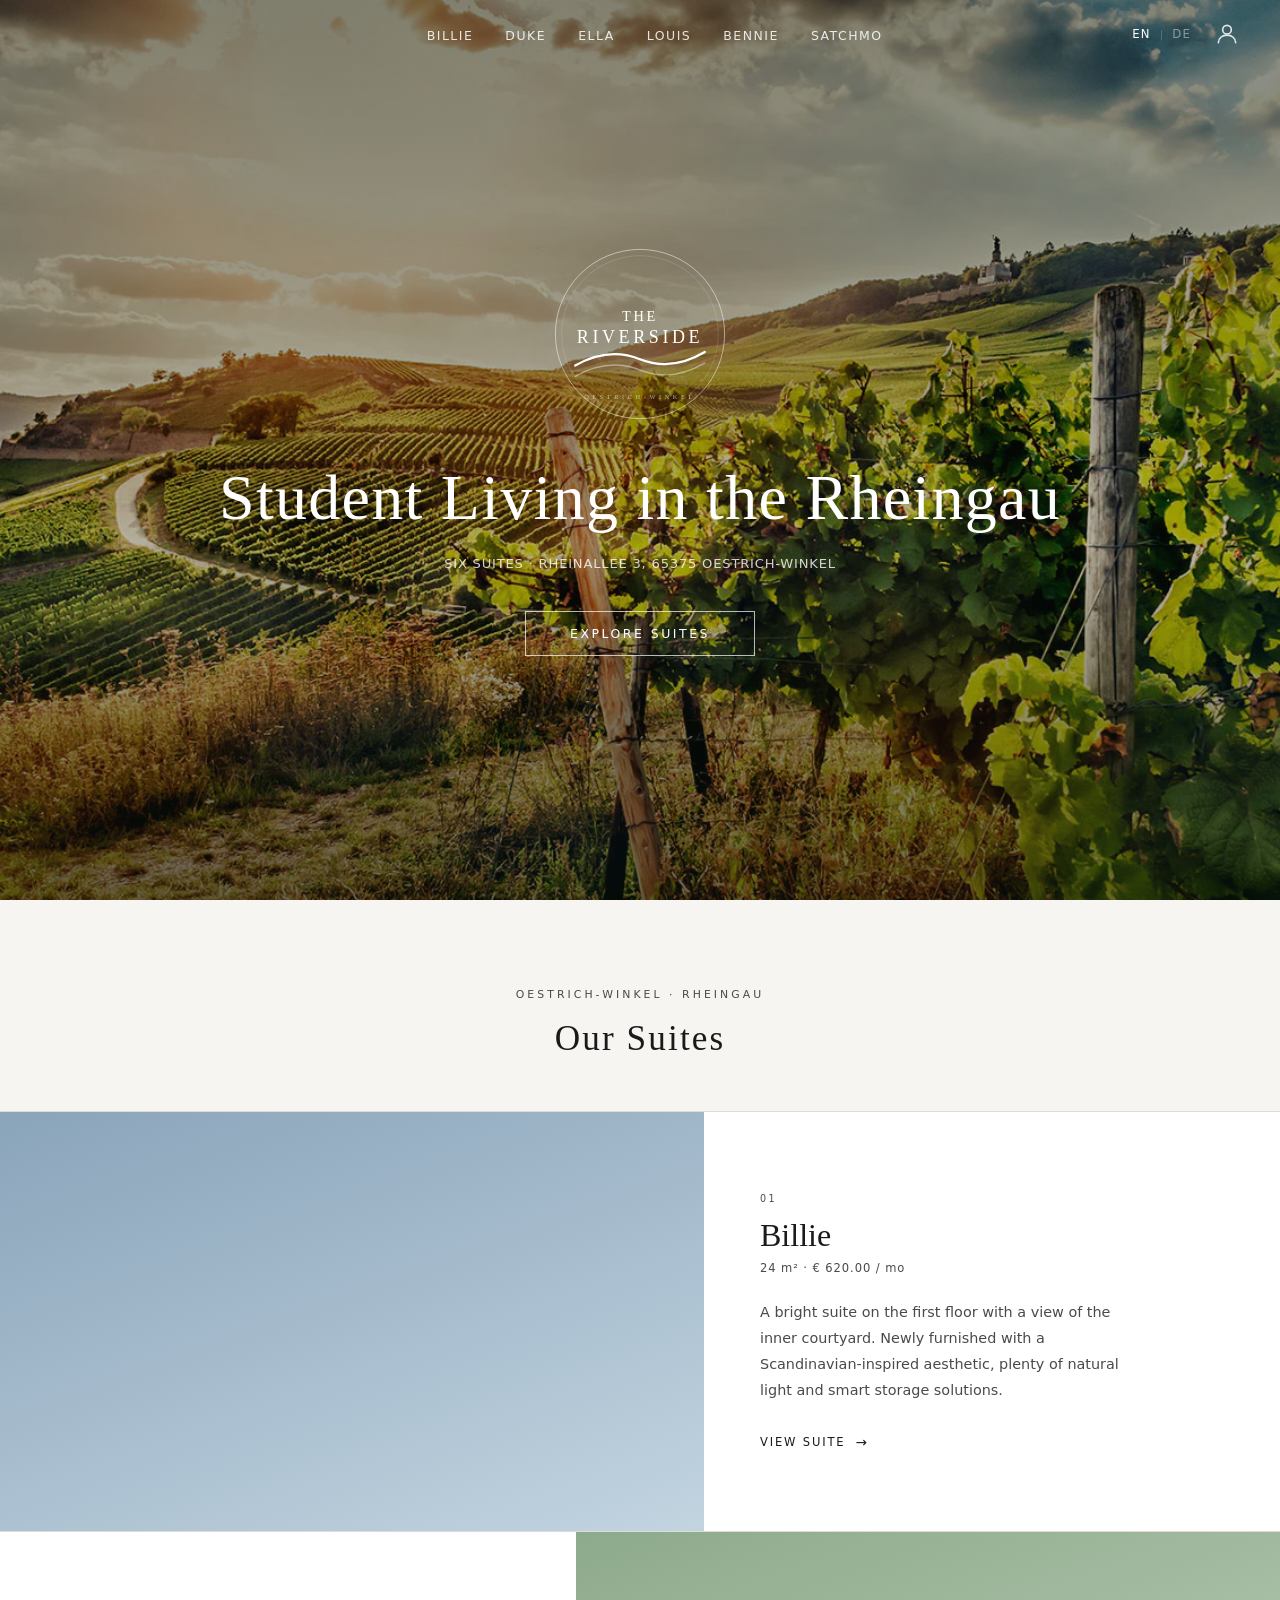
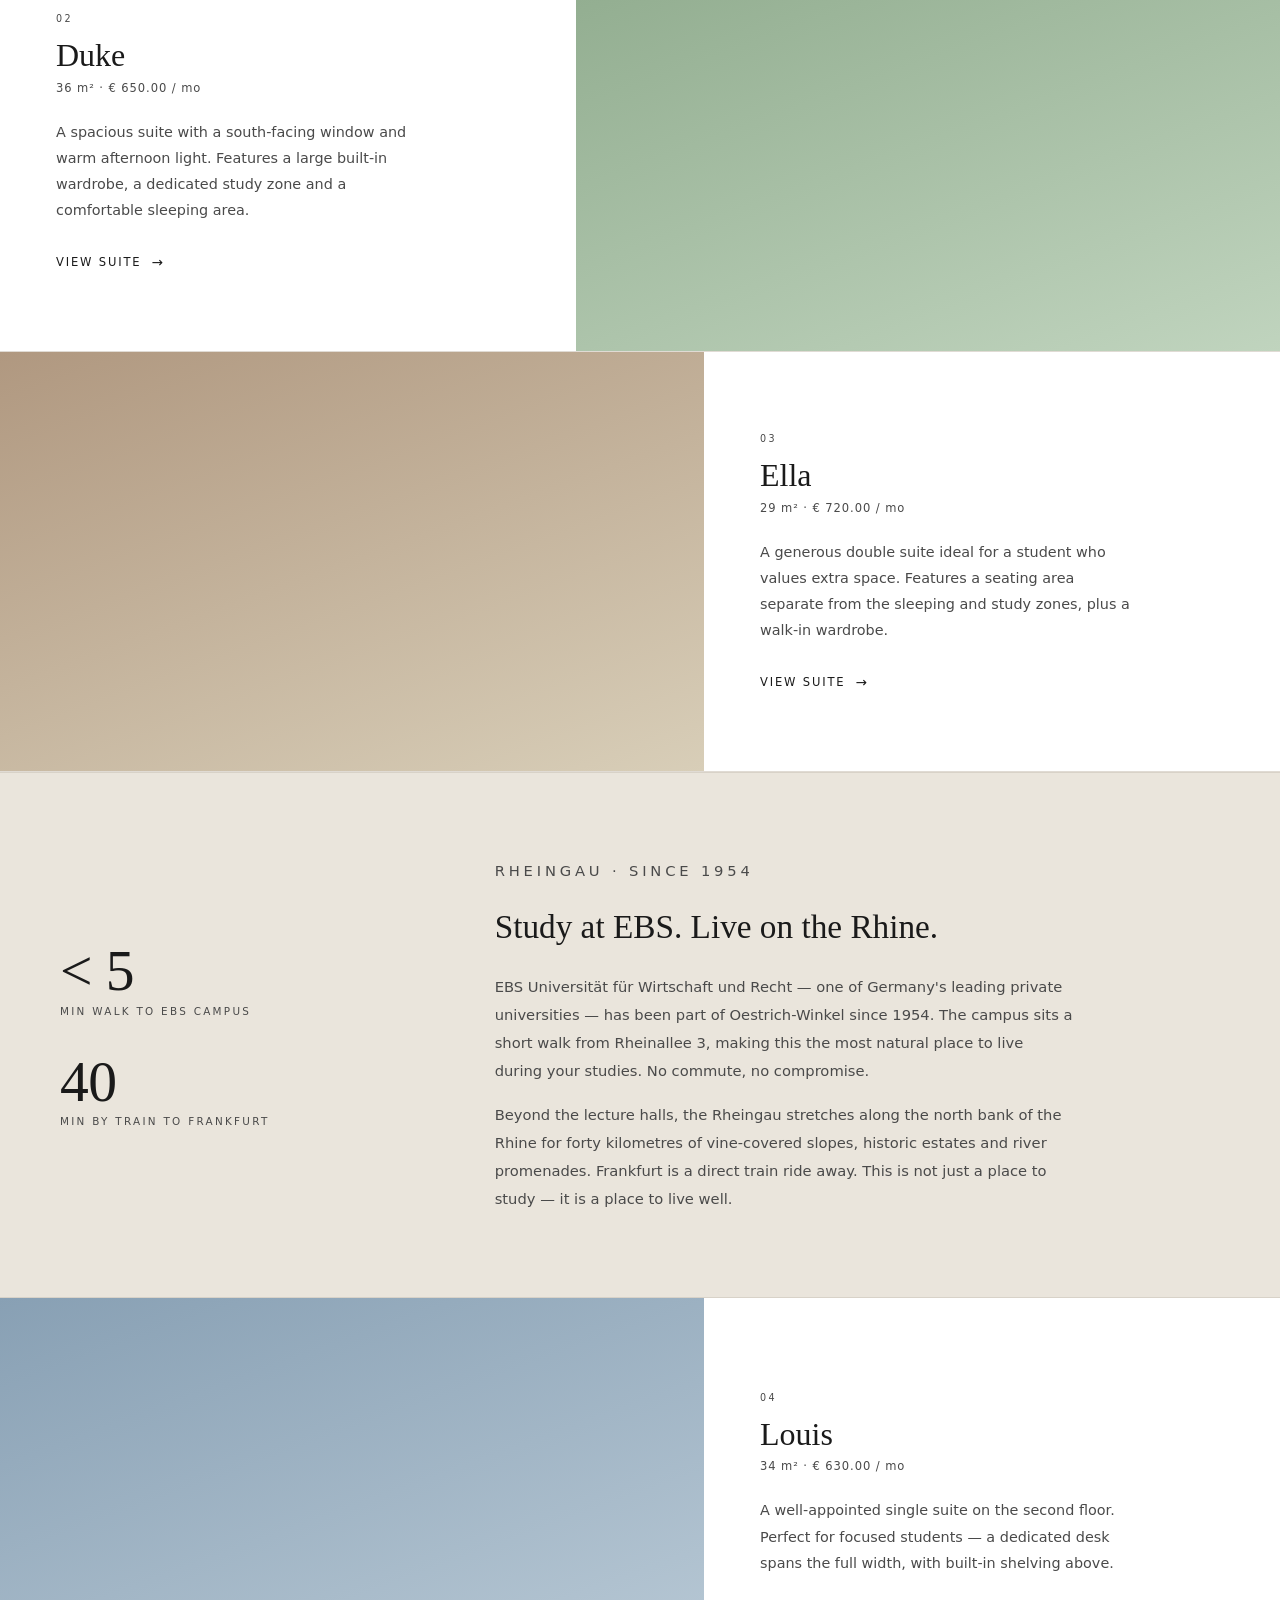
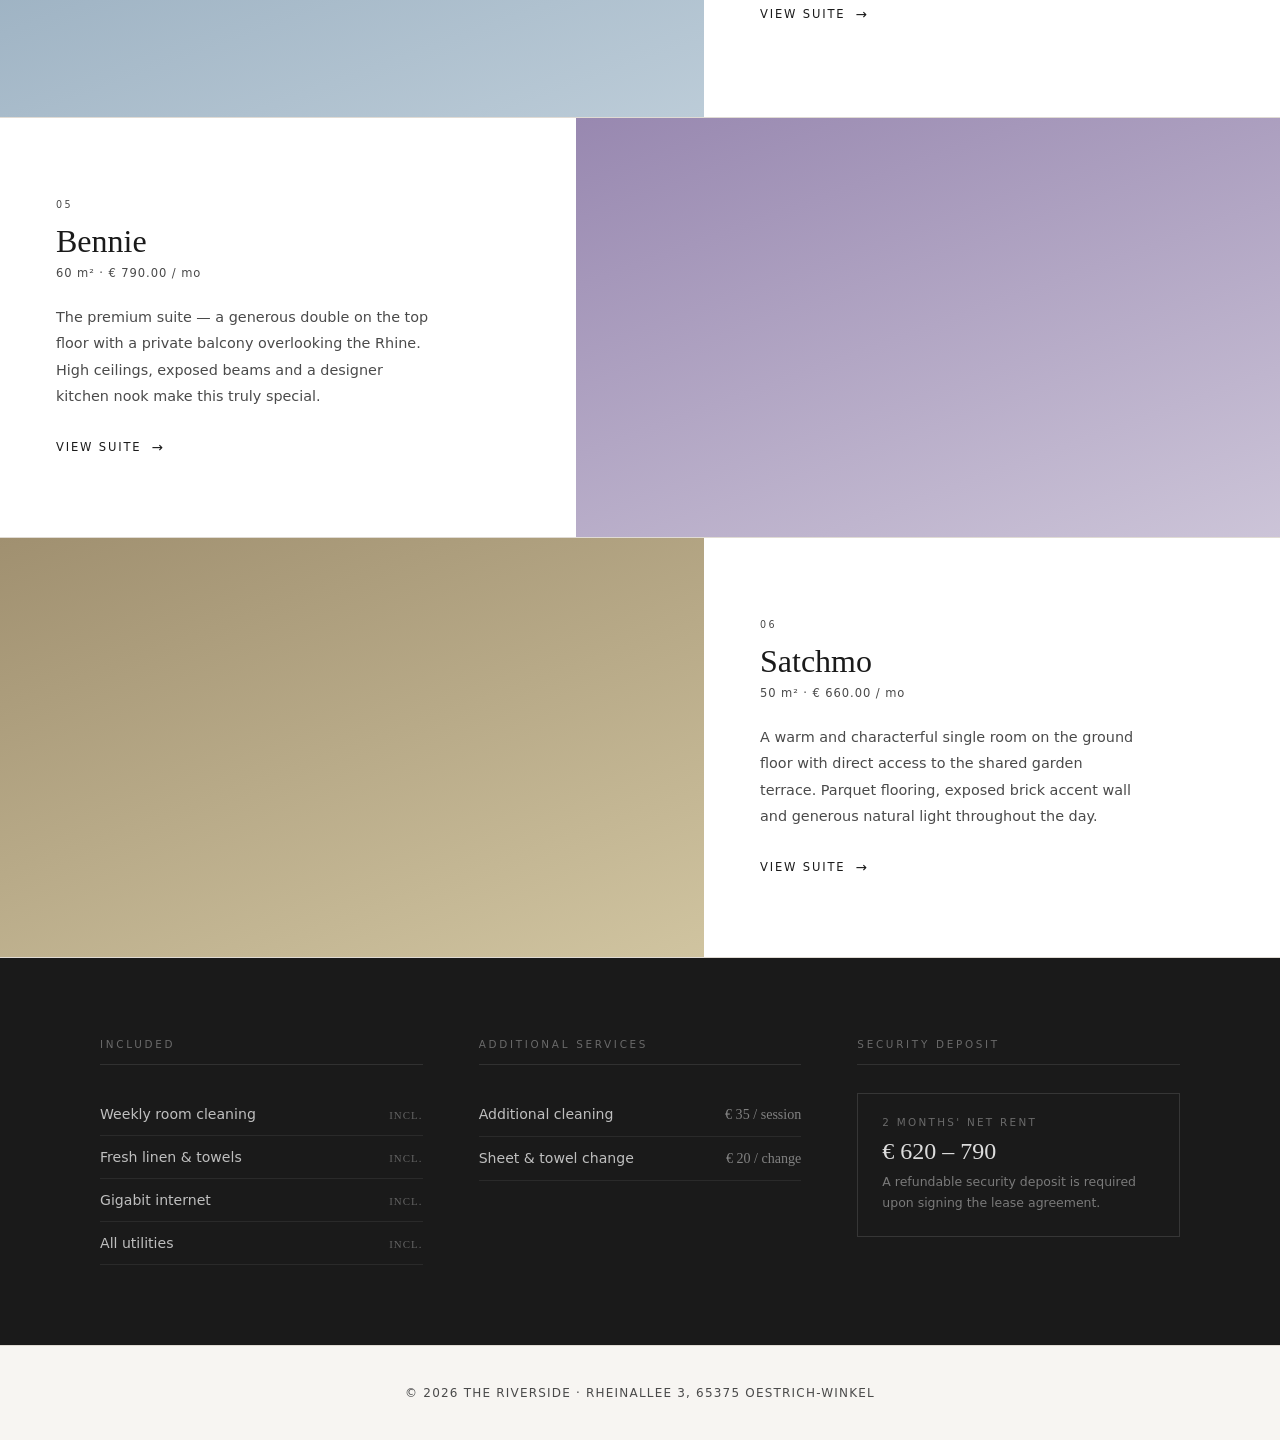
<file: index.html>
<!DOCTYPE html>
<html lang="en">
<head>
<meta charset="UTF-8"/>
<meta name="viewport" content="width=device-width,initial-scale=1.0"/>
<title>The Riverside</title>
<style>
*,*::before,*::after{box-sizing:border-box;margin:0;padding:0}
:root{--dark:#1a1a1a;--mid:#4a4a4a;--light:#f7f5f2;--accent:#3d6b8e;--white:#fff;--nav-h:68px;--serif:'Georgia',serif;--sans:system-ui,-apple-system,sans-serif}
html{scroll-behavior:smooth}
body{font-family:var(--sans);color:var(--dark);background:var(--light);min-height:100vh}
a{text-decoration:none;color:inherit}ul{list-style:none}
.page{display:none}.page.active{display:block}

/* NAV */
.navbar{position:fixed;top:0;left:0;right:0;height:var(--nav-h);display:flex;align-items:center;justify-content:space-between;padding:0 40px;z-index:100;background:transparent;transition:background .35s}
.navbar.dark{background:rgba(20,20,20,.92);backdrop-filter:blur(12px)}
.nav-logo{display:flex;align-items:center;cursor:pointer;opacity:0;transition:opacity .4s ease}
.navbar.dark .nav-logo{opacity:1}
.logo-icon{width:144px;height:70px}
.nav-rooms{display:flex;gap:32px}
.nav-rooms li span{color:var(--white);font-size:.78rem;letter-spacing:.12em;text-transform:uppercase;opacity:.85;padding-bottom:3px;border-bottom:1px solid transparent;transition:opacity .2s,border-color .2s;cursor:pointer}
.nav-rooms li span:hover,.nav-rooms li span.active{opacity:1;border-bottom-color:var(--white)}
.nav-account{color:var(--white);opacity:.85;transition:opacity .2s;display:flex;align-items:center;cursor:pointer}
.nav-account:hover{opacity:1}
.nav-account svg{width:26px;height:26px}
.nav-user-badge{width:32px;height:32px;background:var(--accent);border-radius:50%;color:white;font-size:.82rem;display:flex;align-items:center;justify-content:center;font-weight:600}
.lang-switch{display:flex;align-items:center;gap:2px}
.lang-btn{background:none;border:none;color:rgba(255,255,255,.45);font-size:.73rem;letter-spacing:.1em;cursor:pointer;padding:4px 7px;font-family:var(--sans);transition:color .2s;-webkit-tap-highlight-color:transparent}
.lang-btn.active,.lang-btn:hover{color:var(--white)}
.lang-sep{color:rgba(255,255,255,.2);font-size:.65rem;user-select:none}
.nav-mobile-lang{padding:16px 32px;display:flex;align-items:center;gap:8px;border-top:1px solid rgba(255,255,255,.1)}

/* HERO */
.hero{position:relative;height:100vh;height:100svh;background:url('intro.jpg.webp') center/cover no-repeat;background-color:#0d180d;display:flex;align-items:center;justify-content:center;text-align:center}
.hero-overlay{position:absolute;inset:0;background:linear-gradient(to bottom,rgba(8,18,10,.5) 0%,rgba(8,18,10,.3) 60%,rgba(8,18,10,.6) 100%)}
.hero-content{position:relative;z-index:1;color:var(--white);padding:0 24px}
.hero-logo svg{width:180px;height:180px;margin-bottom:32px;filter:drop-shadow(0 4px 20px rgba(0,0,0,.45))}
.hero-content h1{font-family:var(--serif);font-size:clamp(2.2rem,5vw,4rem);font-weight:400;letter-spacing:.02em;line-height:1.2;margin-bottom:20px}
.hero-content p{font-size:.82rem;letter-spacing:.06em;opacity:.8;margin-bottom:40px;text-transform:uppercase}
.btn{display:inline-block;padding:14px 44px;border:1px solid rgba(255,255,255,.7);color:var(--white);font-size:.78rem;letter-spacing:.2em;text-transform:uppercase;transition:background .25s,border-color .25s;cursor:pointer}
.btn:hover{background:rgba(255,255,255,.12);border-color:var(--white)}

/* SUITES EDITORIAL — Forsthofgut split-card style */
.suites-section{background:var(--light)}
.suites-intro{text-align:center;padding:88px 40px 52px;border-bottom:1px solid #e0dbd4}
.suites-eyebrow{font-size:.68rem;letter-spacing:.28em;text-transform:uppercase;color:var(--mid);margin-bottom:18px}
.suites-intro h2{font-family:var(--serif);font-size:clamp(1.5rem,2.8vw,2.2rem);font-weight:400;letter-spacing:.06em;color:var(--dark)}
.suite-split{display:grid;grid-template-columns:55fr 45fr;min-height:420px;border-bottom:1px solid #e0dbd4;overflow:hidden}
.suite-split:nth-child(even){grid-template-columns:45fr 55fr}
.suite-split:nth-child(even) .suite-split-img{order:2}
.suite-split:nth-child(even) .suite-split-body{order:1}
.suite-split-img{position:relative;overflow:hidden}
.suite-split-bg{position:absolute;inset:0;transition:transform .7s cubic-bezier(.25,.46,.45,.94)}
.suite-split:hover .suite-split-bg{transform:scale(1.04)}
.suite-split-bg-1{background-image:linear-gradient(160deg,#8aa4ba 0%,#c2d4e0 100%)}
.suite-split-bg-2{background-image:linear-gradient(160deg,#8eaa8c 0%,#c0d4be 100%)}
.suite-split-bg-3{background-image:linear-gradient(160deg,#b09880 0%,#d8ceb8 100%)}
.suite-split-bg-4{background-image:linear-gradient(160deg,#88a0b4 0%,#bcccd8 100%)}
.suite-split-bg-5{background-image:linear-gradient(160deg,#9888b0 0%,#ccc4d8 100%)}
.suite-split-bg-6{background-image:linear-gradient(160deg,#a09070 0%,#d0c4a0 100%)}
.suite-split-body{padding:52px 56px;display:flex;flex-direction:column;justify-content:center;background:white}
.suite-split-num{font-size:.6rem;letter-spacing:.24em;text-transform:uppercase;color:var(--mid);margin-bottom:12px}
.suite-split-name{font-family:var(--serif);font-size:clamp(1.5rem,2.5vw,2.2rem);font-weight:400;color:var(--dark);margin-bottom:6px;line-height:1.2}
.suite-split-meta{font-size:.72rem;letter-spacing:.08em;color:var(--mid);margin-bottom:24px}
.suite-split-desc{font-size:.9rem;line-height:1.82;color:var(--mid);margin-bottom:30px;max-width:380px}
.suite-split-cta{display:inline-flex;align-items:center;gap:10px;font-size:.72rem;letter-spacing:.16em;text-transform:uppercase;color:var(--dark);cursor:pointer;transition:gap .25s;background:none;border:none;font-family:var(--sans);padding:0}
.suite-split-cta::after{content:'→';font-size:.85rem}
.suite-split-cta:hover{gap:18px}

/* EDITORIAL BREAK */
.editorial-break{background:#eae5dc;border-top:1px solid #d8d2c8;border-bottom:1px solid #d8d2c8;padding:84px 60px}
.editorial-break-inner{max-width:1200px;margin:0 auto;display:grid;grid-template-columns:1fr 2fr;gap:72px;align-items:center}
.editorial-stats{display:flex;flex-direction:column;gap:36px}
.editorial-stat-num{font-family:var(--serif);font-size:3.6rem;font-weight:400;color:var(--dark);line-height:1;letter-spacing:-.01em;margin-bottom:5px}
.editorial-stat-label{font-size:.65rem;letter-spacing:.22em;text-transform:uppercase;color:var(--mid)}
.editorial-divider{width:1px;height:32px;background:#c8c2b8;align-self:stretch;display:none}
.editorial-text-eyebrow{font-size:.68rem;letter-spacing:.26em;text-transform:uppercase;color:var(--mid);margin-bottom:20px}
.editorial-text h2{font-family:var(--serif);font-size:clamp(1.5rem,2.6vw,2.1rem);font-weight:400;color:var(--dark);margin-bottom:24px;line-height:1.32}
.editorial-text p{font-size:.92rem;line-height:1.9;color:var(--mid);max-width:580px}
.editorial-text p+p{margin-top:16px}

/* SERVICES SECTION */
.services-section{background:var(--dark);color:var(--white)}
.services-inner{max-width:1200px;margin:0 auto;padding:80px 60px;display:grid;grid-template-columns:1fr 1fr 1fr;gap:56px;align-items:start}
.svc-col-head{font-size:.65rem;letter-spacing:.26em;text-transform:uppercase;color:rgba(255,255,255,.35);margin-bottom:28px;padding-bottom:14px;border-bottom:1px solid rgba(255,255,255,.1)}
.svc-item{display:flex;justify-content:space-between;align-items:baseline;padding:13px 0;border-bottom:1px solid rgba(255,255,255,.07)}
.svc-item-name{font-size:.88rem;color:rgba(255,255,255,.72)}
.svc-item-price{font-family:var(--serif);font-size:.88rem;color:rgba(255,255,255,.45);white-space:nowrap;margin-left:16px}
.svc-incl-tag{font-size:.68rem;letter-spacing:.1em;color:rgba(255,255,255,.32);text-transform:uppercase}
.svc-deposit-box{margin-top:4px;padding:22px 24px;border:1px solid rgba(255,255,255,.12)}
.svc-deposit-label{font-size:.65rem;letter-spacing:.22em;text-transform:uppercase;color:rgba(255,255,255,.35);margin-bottom:10px}
.svc-deposit-amount{font-family:var(--serif);font-size:1.5rem;color:rgba(255,255,255,.85);margin-bottom:6px}
.svc-deposit-sub{font-size:.78rem;line-height:1.75;color:rgba(255,255,255,.42)}

/* FOOTER */
.footer{text-align:center;padding:40px;font-size:.75rem;letter-spacing:.1em;color:var(--mid);text-transform:uppercase;border-top:1px solid #e0dbd4}

/* ROOM DETAIL */
.room-hero{position:relative;height:70vh;min-height:400px;display:flex;align-items:flex-end;padding-bottom:60px;padding-top:var(--nav-h)}
.room-hero-1{background-image:linear-gradient(160deg,#8aa4ba 0%,#c2d4e0 100%)}
.room-hero-2{background-image:linear-gradient(160deg,#8eaa8c 0%,#c0d4be 100%)}
.room-hero-3{background-image:linear-gradient(160deg,#b09880 0%,#d8ceb8 100%)}
.room-hero-4{background-image:linear-gradient(160deg,#88a0b4 0%,#bcccd8 100%)}
.room-hero-5{background-image:linear-gradient(160deg,#9888b0 0%,#ccc4d8 100%)}
.room-hero-6{background-image:linear-gradient(160deg,#a09070 0%,#d0c4a0 100%)}
.room-hero-overlay{position:absolute;inset:0;background:linear-gradient(to top,rgba(0,0,0,.55) 0%,transparent 60%)}
.room-hero-title{position:relative;z-index:1;color:var(--white);padding:0 60px}
.room-hero-title span{display:block;font-size:.75rem;letter-spacing:.25em;text-transform:uppercase;opacity:.75;margin-bottom:10px}
.room-hero-title h1{font-family:var(--serif);font-size:clamp(1.6rem,4vw,3.2rem);font-weight:400;overflow-wrap:break-word;word-break:break-word}
.room-detail{max-width:1100px;margin:0 auto;padding:80px 60px;display:grid;grid-template-columns:1fr 1fr;gap:80px;align-items:start}
@media(max-width:700px){.room-detail{grid-template-columns:1fr;gap:40px;padding:40px 24px}}
.room-detail h2{font-family:var(--serif);font-size:1.5rem;font-weight:400;margin-bottom:20px}
.room-detail p{font-size:.92rem;line-height:1.8;color:var(--mid);margin-bottom:16px}
.room-specs{border-top:1px solid #e0dbd4;padding-top:40px}
.spec-row{display:flex;justify-content:space-between;padding:14px 0;border-bottom:1px solid #e8e4de;font-size:.85rem}
.spec-row .label{color:var(--mid);letter-spacing:.06em;text-transform:uppercase;font-size:.72rem}
.spec-row .value{font-family:var(--serif);color:var(--dark)}
.room-price{margin-top:40px;padding:32px;background:var(--dark);color:var(--white);text-align:center}
.room-price .price-label{font-size:.72rem;letter-spacing:.18em;text-transform:uppercase;opacity:.6;margin-bottom:10px}
.room-price .price{font-family:var(--serif);font-size:2rem;margin-bottom:4px}
.room-price .price-vat{font-size:.72rem;opacity:.55;letter-spacing:.04em;margin-bottom:2px}
.room-price .price-note{font-size:.68rem;opacity:.38;letter-spacing:.08em}
.btn-dark{display:block;margin-top:24px;padding:14px;background:var(--accent);color:var(--white);text-align:center;font-size:.75rem;letter-spacing:.18em;text-transform:uppercase;transition:opacity .2s;cursor:pointer;border:none;width:100%;font-family:var(--sans)}
.btn-dark:hover{opacity:.85}

/* APPLY NOW SECTION */
.apply-section{background:white;border-top:1px solid #e0dbd4;padding:80px 60px}
@media(max-width:700px){.apply-section{padding:52px 24px}}
.apply-inner{max-width:680px;margin:0 auto}
.apply-inner h2{font-family:var(--serif);font-size:1.8rem;font-weight:400;margin-bottom:10px}
.apply-sub{font-size:.84rem;color:var(--mid);margin-bottom:40px;letter-spacing:.04em;line-height:1.6}
.apply-grid{display:grid;grid-template-columns:1fr 1fr;gap:0 28px}
.apply-grid .full{grid-column:1/-1}
@media(max-width:600px){.apply-grid{grid-template-columns:1fr}}
.apply-success{display:none;margin-top:24px;padding:16px 20px;background:#f0fdf4;border-left:3px solid #3a7a4a;color:#2d7a4a;font-size:.88rem;line-height:1.7}

/* ACCOUNT */
.account-hero{height:260px;background:var(--dark);display:flex;align-items:flex-end;padding:0 60px 40px;padding-top:var(--nav-h)}
.account-hero h1{font-family:var(--serif);font-size:2.2rem;font-weight:400;color:var(--white);letter-spacing:.04em}
.account-tabs{display:flex;border-bottom:1px solid #e0dbd4;padding:0 60px;background:var(--white)}
.account-tab{padding:20px 0;margin-right:40px;font-size:.78rem;letter-spacing:.12em;text-transform:uppercase;color:var(--mid);cursor:pointer;border-bottom:2px solid transparent;transition:color .2s,border-color .2s}
.account-tab.active,.account-tab:hover{color:var(--dark);border-bottom-color:var(--dark)}
.account-content{max-width:560px;margin:60px auto;padding:0 24px}
.panel{display:none}.panel.active{display:block}
.panel h2{font-family:var(--serif);font-size:1.5rem;font-weight:400;margin-bottom:36px}

/* FORMS */
.form-group{margin-bottom:22px}
.form-group label{display:block;font-size:.72rem;letter-spacing:.14em;text-transform:uppercase;color:var(--mid);margin-bottom:8px}
.form-group input,.form-group select,.form-group textarea{width:100%;padding:13px 16px;border:1px solid #ddd;background:var(--white);font-size:.9rem;font-family:var(--sans);color:var(--dark);outline:none;transition:border-color .2s;-webkit-appearance:none}
.form-group input:focus,.form-group select:focus,.form-group textarea:focus{border-color:var(--accent)}
.form-group textarea{resize:vertical;min-height:110px;line-height:1.6}
.form-divider{display:flex;align-items:center;gap:16px;margin:28px 0;color:var(--mid);font-size:.78rem}
.form-divider::before,.form-divider::after{content:'';flex:1;height:1px;background:#ddd}
.form-link{font-size:.82rem;color:var(--accent);cursor:pointer;text-decoration:underline;background:none;border:none;font-family:var(--sans)}
.error-msg{display:none;color:#c0392b;font-size:.8rem;margin-bottom:16px;padding:10px 14px;background:#fdf0f0;border-left:3px solid #c0392b}
.demo-note{margin-top:40px;padding:16px 20px;background:#f0ece6;font-size:.78rem;color:var(--mid);line-height:1.8}
.demo-note strong{color:var(--dark)}

/* DASHBOARD */
.dash-hero{height:240px;background:var(--dark);display:flex;align-items:flex-end;justify-content:space-between;padding:0 60px 44px;padding-top:var(--nav-h)}
.dash-hero h1{font-family:var(--serif);font-size:2.2rem;font-weight:400;color:var(--white)}
.dash-hero-label{font-size:.72rem;letter-spacing:.2em;text-transform:uppercase;color:rgba(255,255,255,.5);margin-bottom:8px}
.btn-outline-white{background:transparent;border:1px solid rgba(255,255,255,.5);color:var(--white);padding:10px 24px;font-size:.72rem;letter-spacing:.15em;text-transform:uppercase;cursor:pointer;font-family:var(--sans);transition:border-color .2s;align-self:center}
.btn-outline-white:hover{border-color:var(--white)}
.dash-content{max-width:1100px;margin:0 auto;padding:60px}
.info-strip{display:grid;grid-template-columns:repeat(4,1fr);gap:1px;background:#e0dbd4;border:1px solid #e0dbd4;margin-bottom:60px}
.info-item{background:var(--white);padding:24px 28px}
.info-label{font-size:.68rem;letter-spacing:.15em;text-transform:uppercase;color:var(--mid);margin-bottom:8px}
.info-value{font-family:var(--serif);font-size:1.1rem;color:var(--dark)}
.section-block{margin-bottom:60px}
.section-block h2{font-family:var(--serif);font-size:1.4rem;font-weight:400;margin-bottom:24px}
.sec-head{display:flex;justify-content:space-between;align-items:center;margin-bottom:24px}
.sec-head h2{margin-bottom:0}
.table-wrap{overflow-x:auto;background:var(--white);border:1px solid #e8e4de}
.data-table{width:100%;border-collapse:collapse;font-size:.85rem}
.data-table th{padding:13px 20px;text-align:left;font-size:.68rem;letter-spacing:.12em;text-transform:uppercase;color:var(--mid);border-bottom:2px solid #eee;font-weight:600;white-space:nowrap;background:#fafaf8}
.data-table td{padding:13px 20px;border-bottom:1px solid #f0ece6;vertical-align:middle}
.data-table tr:last-child td{border-bottom:none}
.data-table tr:hover td{background:#fafaf8}

/* ADMIN */
.admin-dash-hero{background:linear-gradient(135deg,#111,#2d2d2d)}
.admin-subnav{background:#111;padding:0 60px;display:flex;border-bottom:1px solid #333;overflow-x:auto}
.admin-tab{padding:14px 20px;font-size:.73rem;letter-spacing:.12em;text-transform:uppercase;color:rgba(255,255,255,.45);cursor:pointer;border-bottom:2px solid transparent;transition:color .2s,border-color .2s;white-space:nowrap}
.admin-tab:hover,.admin-tab.active{color:white;border-bottom-color:var(--accent)}
.admin-body{max-width:1200px;margin:0 auto;padding:60px}
.stats-row{display:grid;grid-template-columns:repeat(4,1fr);gap:20px;margin-bottom:60px}
.stat{background:var(--white);padding:28px 32px;border:1px solid #e8e4de}
.stat-val{font-family:var(--serif);font-size:2rem;margin-bottom:6px}
.stat-lbl{font-size:.68rem;letter-spacing:.15em;text-transform:uppercase;color:var(--mid)}

/* ROOM PRICE EDITOR */
.price-editor-table{width:100%;border-collapse:collapse;font-size:.88rem;background:white}
.price-editor-table th{padding:12px 20px;text-align:left;font-size:.68rem;letter-spacing:.12em;text-transform:uppercase;color:var(--mid);background:#f0ece6;border-bottom:2px solid #ddd;font-weight:600}
.price-editor-table td{padding:12px 20px;border-bottom:1px solid #eee;vertical-align:middle}
.price-editor-table input[type=number]{border:1px solid #ddd;padding:8px 12px;font-size:.9rem;font-family:var(--sans);width:110px;outline:none;transition:border-color .2s}
.price-editor-table input[type=number]:focus{border-color:var(--accent)}
.gross-display{font-family:var(--serif);font-size:.9rem;color:var(--mid)}

/* EXCEL TABLE */
.bulk-bar{display:flex;align-items:center;gap:12px;padding:14px 20px;background:#f7f5f2;border:1px solid #e8e4de;border-bottom:none;flex-wrap:wrap}
.bulk-bar span{font-size:.72rem;letter-spacing:.1em;text-transform:uppercase;color:var(--mid)}
.bulk-bar input{padding:7px 12px;border:1px solid #ddd;font-size:.84rem;font-family:var(--sans);outline:none;background:white}
.bulk-bar input:focus{border-color:var(--accent)}
.excel-table{width:100%;border-collapse:collapse;font-size:.85rem;background:white}
.excel-table th{padding:11px 16px;text-align:left;font-size:.68rem;letter-spacing:.12em;text-transform:uppercase;color:var(--mid);background:#f0ece6;border-bottom:2px solid #ddd;font-weight:600;white-space:nowrap}
.excel-table td{padding:7px 16px;border-bottom:1px solid #eee;vertical-align:middle}
.excel-table tr:hover td{background:#fafaf8}
.excel-table td.done{background:#f0fdf4!important}
.excel-table input[type=text],.excel-table input[type=number],.excel-table input[type=date]{border:1px solid transparent;background:transparent;padding:5px 8px;font-size:.85rem;font-family:var(--sans);color:var(--dark);outline:none;transition:border-color .15s,background .15s}
.excel-table input:focus{border-color:var(--accent);background:#fff8f0}
.excel-table input[type=checkbox]{width:16px;height:16px;cursor:pointer}

/* TAGS & BUTTONS */
.tag-paid,.tag-pending,.tag-overdue{display:inline-block;font-size:.65rem;letter-spacing:.1em;text-transform:uppercase;padding:3px 10px}
.tag-paid{background:#e8f0eb;color:#3a7a4a}.tag-pending{background:#f5edde;color:#8a6020}.tag-overdue{background:#f5e0e0;color:#8a2020}
.btn-sm{padding:7px 16px;font-size:.72rem;letter-spacing:.08em;text-transform:uppercase;cursor:pointer;border:none;font-family:var(--sans);transition:opacity .2s;white-space:nowrap;display:inline-block}
.btn-sm:hover{opacity:.8}
.btn-sm-dark{background:var(--dark);color:white}
.btn-sm-accent{background:var(--accent);color:white}
.btn-sm-green{background:#2d7a40;color:white}
.btn-sm-outline{background:transparent;border:1px solid var(--dark);color:var(--dark)}
.btn-sm-ghost{background:transparent;color:var(--accent);font-size:.75rem;padding:0;text-decoration:underline;border:none;font-family:var(--sans);cursor:pointer;letter-spacing:0;text-transform:none}
.btn-sm-ghost-red{background:transparent;color:#c0392b;font-size:.75rem;padding:0;text-decoration:underline;border:none;font-family:var(--sans);cursor:pointer;letter-spacing:0;text-transform:none;margin-left:12px}
.status-select{border:none;background:transparent;font-size:.82rem;cursor:pointer;color:var(--dark);font-family:var(--sans);padding:2px 4px}

/* MODAL */
.modal-overlay{position:fixed;inset:0;background:rgba(0,0,0,.65);z-index:200;display:flex;align-items:center;justify-content:center;padding:24px}
.modal-overlay.hidden{display:none}
.modal{background:white;max-width:700px;width:100%;max-height:90vh;overflow-y:auto}
.modal-header{display:flex;justify-content:space-between;align-items:center;padding:24px 32px;border-bottom:1px solid #eee;position:sticky;top:0;background:white;z-index:1}
.modal-header h3{font-family:var(--serif);font-size:1.1rem;font-weight:400}
.modal-close{background:none;border:none;font-size:1.5rem;cursor:pointer;color:var(--mid);line-height:1;padding:0}
.modal-body{padding:32px}
.modal-foot{padding:0 32px 28px;display:flex;gap:12px;flex-wrap:wrap}

/* INVOICE PREVIEW */
.inv-doc{font-size:.88rem}
.inv-head{display:flex;justify-content:space-between;align-items:flex-start;padding-bottom:24px;border-bottom:2px solid var(--dark);margin-bottom:32px}
.inv-company{font-family:var(--serif);font-size:1.4rem;margin-bottom:6px}
.inv-addr{font-size:.78rem;color:var(--mid);line-height:1.7}
.inv-num{font-family:var(--serif);font-size:1rem;margin-bottom:4px}
.inv-date{font-size:.75rem;color:var(--mid);line-height:1.8}
.inv-to-label{font-size:.66rem;letter-spacing:.15em;text-transform:uppercase;color:var(--mid);margin-bottom:6px}
.inv-to-name{font-size:1rem;margin-bottom:2px}
.inv-to-detail{font-size:.78rem;color:var(--mid)}
.inv-to-block{margin-bottom:32px}
.inv-lines{width:100%;border-collapse:collapse;margin:0 0 16px}
.inv-lines th{padding:10px 0;text-align:left;font-size:.66rem;letter-spacing:.12em;text-transform:uppercase;color:var(--mid);border-bottom:1px solid #ddd;font-weight:600}
.inv-lines th:last-child,.inv-lines td:last-child{text-align:right}
.inv-lines td{padding:13px 0;border-bottom:1px solid #f0ece6}
.inv-total-wrap{display:flex;flex-direction:column;align-items:flex-end;gap:6px;padding-top:8px}
.inv-total-row{display:flex;justify-content:space-between;width:260px;font-size:.82rem}
.inv-total-row.grand{font-family:var(--serif);font-size:1rem;border-top:2px solid var(--dark);padding-top:10px;margin-top:4px}
.inv-footer-note{margin-top:32px;padding:16px 20px;background:#f7f5f2;font-size:.75rem;color:var(--mid);line-height:1.7}
.inv-status-bar{margin-top:24px;display:inline-block;font-size:.68rem;letter-spacing:.15em;text-transform:uppercase;padding:6px 14px}
.inv-status-bar.status-paid{background:#e8f0eb;color:#3a7a4a}
.inv-status-bar.status-pending{background:#f5edde;color:#8a6020}
.inv-status-bar.status-overdue{background:#f5e0e0;color:#8a2020}

/* INLINE FORM */
.inline-form{margin-top:32px;padding:32px;background:#f7f5f2;border:1px solid #e8e4de;max-width:520px}
.inline-form h3{font-family:var(--serif);font-weight:400;font-size:1.1rem;margin-bottom:24px}
.inline-form .form-group input,.inline-form .form-group select{background:white}

/* SETTINGS */
.settings-desc{font-size:.85rem;color:var(--mid);line-height:1.8;margin-bottom:32px;max-width:600px}
.settings-desc a{color:var(--accent)}
.settings-desc code{background:#f0ece6;padding:1px 6px;font-size:.8rem}
.cfg-section{max-width:520px;margin-bottom:48px}
.cfg-section h3{font-family:var(--serif);font-size:1.1rem;font-weight:400;margin-bottom:20px;padding-bottom:12px;border-bottom:1px solid #e8e4de}
.email-preview-box{background:#f7f5f2;border:1px solid #e0dbd4;padding:20px;font-size:.8rem;color:var(--mid);line-height:1.8;white-space:pre-wrap;font-family:monospace;margin-top:16px;max-height:260px;overflow-y:auto}

/* ── HAMBURGER & MOBILE MENU ──────────────────────── */
.nav-right{display:flex;align-items:center;gap:16px}
.hamburger{display:none;flex-direction:column;justify-content:center;gap:5px;cursor:pointer;padding:6px 4px;background:none;border:none;-webkit-tap-highlight-color:transparent}
.hamburger span{display:block;width:22px;height:2px;background:white;border-radius:1px;transition:transform .28s,opacity .2s}
.hamburger.open span:nth-child(1){transform:translateY(7px) rotate(45deg)}
.hamburger.open span:nth-child(2){opacity:0;transform:scaleX(0)}
.hamburger.open span:nth-child(3){transform:translateY(-7px) rotate(-45deg)}
.nav-mobile-menu{display:none;position:fixed;top:var(--nav-h);left:0;right:0;bottom:0;background:rgba(10,10,10,.97);backdrop-filter:blur(20px);-webkit-backdrop-filter:blur(20px);z-index:99;overflow-y:auto;flex-direction:column}
.nav-mobile-menu.open{display:flex}
.nav-mobile-menu ul{flex:1;padding:8px 0}
.nav-mobile-menu li{border-bottom:1px solid rgba(255,255,255,.07)}
.nav-mobile-menu li span{display:flex;align-items:center;padding:20px 32px;color:rgba(255,255,255,.78);font-size:.82rem;letter-spacing:.18em;text-transform:uppercase;cursor:pointer;transition:color .2s,padding-left .2s;-webkit-tap-highlight-color:transparent}
.nav-mobile-menu li span:active,.nav-mobile-menu li span:hover{color:white;padding-left:44px}
.nav-mobile-account{padding:28px 32px;border-top:1px solid rgba(255,255,255,.12);display:flex;align-items:center;gap:20px}
.nav-mobile-account button{background:transparent;border:1px solid rgba(255,255,255,.35);color:white;padding:12px 28px;font-size:.75rem;letter-spacing:.15em;text-transform:uppercase;cursor:pointer;font-family:var(--sans);-webkit-tap-highlight-color:transparent}
.nav-mobile-account .user-line{color:rgba(255,255,255,.6);font-size:.78rem;letter-spacing:.1em}

/* ── RESPONSIVE ───────────────────────────────────── */
@media(max-width:768px){
  .nav-rooms{display:none}
  .hamburger{display:flex}
  .navbar{padding:0 20px}
}
@media(min-width:769px){
  .hamburger{display:none!important}
  .nav-mobile-menu{display:none!important}
}
@media(max-width:700px){
  .suites-intro{padding:60px 20px 36px}
  .suite-split,.suite-split:nth-child(even){grid-template-columns:1fr!important}
  .suite-split:nth-child(even) .suite-split-img,.suite-split:nth-child(even) .suite-split-body{order:unset}
  .suite-split-img{min-height:260px}
  .suite-split-body{padding:36px 28px}
  .editorial-break{padding:60px 28px}
  .editorial-break-inner{grid-template-columns:1fr;gap:40px}
  .editorial-stats{flex-direction:row;gap:40px}
  .services-inner{grid-template-columns:1fr;gap:40px;padding:60px 28px}
  .room-hero-title{padding:0 24px}
  .room-detail{padding:44px 20px 32px;gap:32px}
  .room-price{margin-top:0}
  .apply-section{padding:52px 20px}
  .account-hero{padding:0 20px 32px;height:auto;min-height:200px}
  .account-tabs{padding:0 20px}
  .account-content{margin:36px auto}
  .dash-hero{padding:0 20px 32px;padding-top:var(--nav-h);height:auto;min-height:auto;flex-direction:column;align-items:flex-start;gap:16px}
  .info-strip{grid-template-columns:1fr 1fr}
  .stats-row{grid-template-columns:1fr 1fr}
  .admin-subnav{padding:0 16px}
  .admin-body,.dash-content{padding:32px 20px}
  .cfg-section{max-width:100%}
  .inline-form{max-width:100%}
  .modal-body{padding:20px}
  .modal-foot{padding:0 20px 20px}
}
@media(max-width:480px){
  .suites-intro{padding:48px 20px 28px}
  .suite-split-body{padding:28px 20px}
  .services-inner{padding:52px 20px}
  .hero-logo svg{width:140px;height:140px;margin-bottom:20px}
  .hero-content h1{font-size:clamp(1.8rem,9vw,2.6rem)}
  .hero-content p{font-size:.75rem}
  .info-strip{grid-template-columns:1fr}
  .stats-row{grid-template-columns:1fr 1fr}
  .apply-grid{grid-template-columns:1fr!important}
  .btn-outline-white{padding:9px 18px;font-size:.68rem}
  .bulk-bar{flex-direction:column;align-items:stretch}
  .bulk-bar input{width:100%!important}
  .price-editor-table input[type=number]{width:90px}
  .room-detail{padding:36px 16px 28px}
  .apply-section{padding:44px 16px}
}
@media(max-width:380px){
  .navbar{padding:0 14px}
  .logo-icon{width:108px;height:53px}
  .hero-logo svg{width:120px;height:120px;margin-bottom:16px}
  .hero-content h1{font-size:1.8rem}
  .dash-content,.admin-body{padding:24px 16px}
  .room-detail{padding:28px 14px}
}
/* landscape mobile — hero & rooms */
@media(max-height:500px) and (orientation:landscape){
  .hero{height:auto;min-height:100vh;min-height:100svh;padding:calc(var(--nav-h) + 28px) 24px 40px}
  .hero-logo svg{width:90px;height:90px;margin-bottom:12px}
  .hero-content h1{font-size:clamp(1.5rem,4vw,2rem);margin-bottom:10px}
  .hero-content p{margin-bottom:14px;font-size:.74rem}
  .btn{padding:11px 28px}
  .room-hero{height:55vh;min-height:240px}
  .apply-section{padding:40px 48px}
  .apply-grid{grid-template-columns:1fr 1fr}
  .dash-hero{min-height:160px}
}
/* safe-area insets for notch phones */
@supports(padding:max(0px)){
  .navbar{padding-left:max(40px,env(safe-area-inset-left));padding-right:max(40px,env(safe-area-inset-right))}
  .nav-mobile-menu li span{padding-left:max(32px,env(safe-area-inset-left))}
  .footer{padding-bottom:max(40px,env(safe-area-inset-bottom))}
  @media(max-width:768px){
    .navbar{padding-left:max(20px,env(safe-area-inset-left));padding-right:max(20px,env(safe-area-inset-right))}
  }
}
</style>
</head>
<body>

<!-- ═══ NAVBAR ═══════════════════════════════════════ -->
<nav class="navbar" id="navbar">
  <div class="nav-logo" onclick="showPage('home')">
    <svg class="logo-icon" viewBox="0 0 90 44" xmlns="http://www.w3.org/2000/svg">
      <text x="45" y="13" text-anchor="middle" fill="white" font-size="6.5" font-family="Georgia,serif" letter-spacing="1">THE RIVERSIDE</text>
      <path d="M8 26 Q28 14 45 23 Q62 32 82 20" fill="none" stroke="white" stroke-width="2.5" stroke-linecap="round"/>
      <path d="M8 33 Q28 21 45 30 Q62 39 82 27" fill="none" stroke="white" stroke-width="1.5" stroke-linecap="round" opacity="0.45"/>
    </svg>
  </div>
  <ul class="nav-rooms">
    <li><span onclick="showRoom(1)" data-room="1" data-i18n="nav.r1">Billie</span></li>
    <li><span onclick="showRoom(2)" data-room="2" data-i18n="nav.r2">Duke</span></li>
    <li><span onclick="showRoom(3)" data-room="3" data-i18n="nav.r3">Ella</span></li>
    <li><span onclick="showRoom(4)" data-room="4" data-i18n="nav.r4">Louis</span></li>
    <li><span onclick="showRoom(5)" data-room="5" data-i18n="nav.r5">Bennie</span></li>
    <li><span onclick="showRoom(6)" data-room="6" data-i18n="nav.r6">Satchmo</span></li>
  </ul>
  <div class="nav-right">
    <div class="lang-switch">
      <button class="lang-btn active" id="btn-en" onclick="setLang('en')">EN</button>
      <span class="lang-sep">|</span>
      <button class="lang-btn" id="btn-de" onclick="setLang('de')">DE</button>
    </div>
    <button class="hamburger" id="hamburger" onclick="toggleHamburger()" aria-label="Menu" aria-expanded="false">
      <span></span><span></span><span></span>
    </button>
    <div class="nav-account" id="nav-account-btn" onclick="handleAccountClick()" title="My Account">
      <svg viewBox="0 0 24 24" fill="none" stroke="currentColor" stroke-width="1.5">
        <circle cx="12" cy="8" r="4"/><path d="M4 20c0-4 3.6-7 8-7s8 3 8 7" stroke-linecap="round"/>
      </svg>
    </div>
  </div>
</nav>

<!-- MOBILE MENU OVERLAY -->
<div id="mobile-menu" class="nav-mobile-menu" role="navigation">
  <ul>
    <li><span onclick="showRoom(1);closeHamburger()" data-i18n="nav.r1">Billie</span></li>
    <li><span onclick="showRoom(2);closeHamburger()" data-i18n="nav.r2">Duke</span></li>
    <li><span onclick="showRoom(3);closeHamburger()" data-i18n="nav.r3">Ella</span></li>
    <li><span onclick="showRoom(4);closeHamburger()" data-i18n="nav.r4">Louis</span></li>
    <li><span onclick="showRoom(5);closeHamburger()" data-i18n="nav.r5">Bennie</span></li>
    <li><span onclick="showRoom(6);closeHamburger()" data-i18n="nav.r6">Satchmo</span></li>
  </ul>
  <div class="nav-mobile-lang">
    <button class="lang-btn active" id="mob-btn-en" onclick="setLang('en');closeHamburger()">EN</button>
    <span class="lang-sep">|</span>
    <button class="lang-btn" id="mob-btn-de" onclick="setLang('de');closeHamburger()">DE</button>
  </div>
  <div class="nav-mobile-account" id="nav-mobile-account-area">
    <button onclick="handleAccountClick();closeHamburger()">My Account</button>
  </div>
</div>

<!-- ═══ HOME ══════════════════════════════════════════ -->
<div id="page-home" class="page active">
  <section class="hero">
    <div class="hero-overlay"></div>
    <div class="hero-content">
      <div class="hero-logo">
        <svg viewBox="0 0 200 200" xmlns="http://www.w3.org/2000/svg">
          <circle cx="100" cy="100" r="94" fill="none" stroke="white" stroke-width="1" opacity="0.55"/>
          <circle cx="100" cy="100" r="87" fill="none" stroke="white" stroke-width="0.5" opacity="0.3"/>
          <text x="100" y="86" text-anchor="middle" fill="white" font-size="16" font-family="Georgia,serif" letter-spacing="3">THE</text>
          <text x="100" y="110" text-anchor="middle" fill="white" font-size="20" font-family="Georgia,serif" letter-spacing="4">RIVERSIDE</text>
          <path d="M28 135 Q65 114 100 128 Q135 142 172 120" fill="none" stroke="white" stroke-width="2.5" stroke-linecap="round"/>
          <path d="M28 147 Q65 126 100 140 Q135 154 172 132" fill="none" stroke="white" stroke-width="1.5" stroke-linecap="round" opacity="0.4"/>
          <text x="100" y="172" text-anchor="middle" fill="white" font-size="7" font-family="Georgia,serif" letter-spacing="4" opacity="0.6">OESTRICH-WINKEL</text>
        </svg>
      </div>
      <h1 data-i18n="hero.h1">Student Living<br/>in the Rheingau</h1>
      <p data-i18n="hero.sub">Six suites · Rheinallee 3, 65375 Oestrich-Winkel</p>
      <span class="btn" onclick="showRoom(1)" data-i18n="hero.btn">Explore Rooms</span>
    </div>
  </section>
  <section class="suites-section">
    <div class="suites-intro">
      <p class="suites-eyebrow">Oestrich-Winkel · Rheingau</p>
      <h2 data-i18n="home.rooms_h">Our Suites</h2>
    </div>
    <div class="suites-list">
      <div class="suite-split">
        <div class="suite-split-img"><div class="suite-split-bg suite-split-bg-1"></div></div>
        <div class="suite-split-body">
          <span class="suite-split-num">01</span>
          <h3 class="suite-split-name" data-i18n="nav.r1">Billie</h3>
          <span class="suite-split-meta"><span id="r1-card-size">24 m²</span> · <span id="r1-card-price">€ 620 / mo</span></span>
          <p class="suite-split-desc" data-i18n="r1.p1">A bright suite on the first floor with a view of the inner courtyard. Newly furnished with a Scandinavian-inspired aesthetic and plenty of natural light.</p>
          <button class="suite-split-cta" onclick="showRoom(1)" data-i18n="suite.cta">View Suite</button>
        </div>
      </div>
      <div class="suite-split">
        <div class="suite-split-img"><div class="suite-split-bg suite-split-bg-2"></div></div>
        <div class="suite-split-body">
          <span class="suite-split-num">02</span>
          <h3 class="suite-split-name" data-i18n="nav.r2">Duke</h3>
          <span class="suite-split-meta"><span id="r2-card-size">36 m²</span> · <span id="r2-card-price">€ 650 / mo</span></span>
          <p class="suite-split-desc" data-i18n="r2.p1">A spacious suite with a south-facing window and warm afternoon light. Features a large built-in wardrobe, a dedicated study zone and a comfortable sleeping area.</p>
          <button class="suite-split-cta" onclick="showRoom(2)" data-i18n="suite.cta">View Suite</button>
        </div>
      </div>
      <div class="suite-split">
        <div class="suite-split-img"><div class="suite-split-bg suite-split-bg-3"></div></div>
        <div class="suite-split-body">
          <span class="suite-split-num">03</span>
          <h3 class="suite-split-name" data-i18n="nav.r3">Ella</h3>
          <span class="suite-split-meta"><span id="r3-card-size">29 m²</span> · <span id="r3-card-price">€ 720 / mo</span></span>
          <p class="suite-split-desc" data-i18n="r3.p1">A generous double suite ideal for a student who values extra space. Features a seating area separate from the sleeping and study zones, plus a walk-in wardrobe.</p>
          <button class="suite-split-cta" onclick="showRoom(3)" data-i18n="suite.cta">View Suite</button>
        </div>
      </div>

      <!-- EDITORIAL BREAK -->
      <div class="editorial-break">
        <div class="editorial-break-inner">
          <div class="editorial-stats">
            <div>
              <div class="editorial-stat-num">< 5</div>
              <div class="editorial-stat-label" data-i18n="ed.stat1_label">min walk to EBS campus</div>
            </div>
            <div>
              <div class="editorial-stat-num">40</div>
              <div class="editorial-stat-label" data-i18n="ed.stat2_label">min by train to Frankfurt</div>
            </div>
          </div>
          <div class="editorial-text">
            <p class="editorial-text-eyebrow" data-i18n="ed.eyebrow">Rheingau · Since 1954</p>
            <h2 data-i18n="ed.h2">Study at EBS.<br/>Live on the Rhine.</h2>
            <p data-i18n="ed.p1">EBS Universität für Wirtschaft und Recht — one of Germany's leading private universities — has been part of Oestrich-Winkel since 1954. The campus sits a short walk from Rheinallee 3, making this the most natural place to live during your studies. No commute, no compromise.</p>
            <p data-i18n="ed.p2">Beyond the lecture halls, the Rheingau stretches along the north bank of the Rhine for forty kilometres of vine-covered slopes, historic estates and river promenades. Frankfurt is a direct train ride away. This is not just a place to study — it is a place to live well.</p>
          </div>
        </div>
      </div>

      <div class="suite-split">
        <div class="suite-split-img"><div class="suite-split-bg suite-split-bg-4"></div></div>
        <div class="suite-split-body">
          <span class="suite-split-num">04</span>
          <h3 class="suite-split-name" data-i18n="nav.r4">Louis</h3>
          <span class="suite-split-meta"><span id="r4-card-size">34 m²</span> · <span id="r4-card-price">€ 630 / mo</span></span>
          <p class="suite-split-desc" data-i18n="r4.p1">A well-appointed single suite on the second floor. Perfect for focused students — a dedicated desk spans the full width, with built-in shelving above.</p>
          <button class="suite-split-cta" onclick="showRoom(4)" data-i18n="suite.cta">View Suite</button>
        </div>
      </div>
      <div class="suite-split">
        <div class="suite-split-img"><div class="suite-split-bg suite-split-bg-5"></div></div>
        <div class="suite-split-body">
          <span class="suite-split-num">05</span>
          <h3 class="suite-split-name" data-i18n="nav.r5">Bennie</h3>
          <span class="suite-split-meta"><span id="r5-card-size">60 m²</span> · <span id="r5-card-price">€ 790 / mo</span></span>
          <p class="suite-split-desc" data-i18n="r5.p1">The premium suite — a generous double on the top floor with a private balcony overlooking the Rhine. High ceilings, exposed beams and a designer kitchen nook.</p>
          <button class="suite-split-cta" onclick="showRoom(5)" data-i18n="suite.cta">View Suite</button>
        </div>
      </div>
      <div class="suite-split">
        <div class="suite-split-img"><div class="suite-split-bg suite-split-bg-6"></div></div>
        <div class="suite-split-body">
          <span class="suite-split-num">06</span>
          <h3 class="suite-split-name" data-i18n="nav.r6">Satchmo</h3>
          <span class="suite-split-meta"><span id="r6-card-size">50 m²</span> · <span id="r6-card-price">€ 660 / mo</span></span>
          <p class="suite-split-desc" data-i18n="r6.p1">A warm and characterful suite on the ground floor with direct access to the shared garden terrace. Parquet flooring, exposed brick accent wall and generous natural light.</p>
          <button class="suite-split-cta" onclick="showRoom(6)" data-i18n="suite.cta">View Suite</button>
        </div>
      </div>
    </div>
  </section>

  <!-- SERVICES SECTION -->
  <section class="services-section">
    <div class="services-inner">
      <div>
        <p class="svc-col-head" data-i18n="svc.included_head">Included</p>
        <div class="svc-item"><span class="svc-item-name" data-i18n="svc.weekly_cleaning">Weekly room cleaning</span><span class="svc-item-price svc-incl-tag" data-i18n="svc.incl">Incl.</span></div>
        <div class="svc-item"><span class="svc-item-name" data-i18n="svc.linen">Fresh linen &amp; towels</span><span class="svc-item-price svc-incl-tag" data-i18n="svc.incl">Incl.</span></div>
        <div class="svc-item"><span class="svc-item-name" data-i18n="svc.internet">Gigabit internet</span><span class="svc-item-price svc-incl-tag" data-i18n="svc.incl">Incl.</span></div>
        <div class="svc-item"><span class="svc-item-name" data-i18n="svc.utilities">All utilities</span><span class="svc-item-price svc-incl-tag" data-i18n="svc.incl">Incl.</span></div>
      </div>
      <div>
        <p class="svc-col-head" data-i18n="svc.extra_head">Additional Services</p>
        <div class="svc-item"><span class="svc-item-name" data-i18n="svc.extra_cleaning">Additional cleaning</span><span class="svc-item-price" data-i18n="svc.extra_cleaning_price">€ 35 / session</span></div>
        <div class="svc-item"><span class="svc-item-name" data-i18n="svc.sheet_change">Sheet &amp; towel change</span><span class="svc-item-price" data-i18n="svc.sheet_change_price">€ 20 / change</span></div>
      </div>
      <div>
        <p class="svc-col-head" data-i18n="svc.deposit_head">Security Deposit</p>
        <div class="svc-deposit-box">
          <p class="svc-deposit-label" data-i18n="svc.deposit_label">2 months' net rent</p>
          <p class="svc-deposit-amount" id="svc-deposit-display">€ 620 – 790</p>
          <p class="svc-deposit-sub" data-i18n="svc.deposit_note">A refundable security deposit is required upon signing the lease agreement.</p>
        </div>
      </div>
    </div>
  </section>
  <footer class="footer"><p>© 2026 The Riverside · Rheinallee 3, 65375 Oestrich-Winkel</p></footer>
</div>

<!-- ═══ ROOM PAGES ══════════════════════════════════════ -->

<!-- ROOM 1 -->
<div id="page-room1" class="page">
  <div class="room-hero room-hero-1"><div class="room-hero-overlay"></div><div class="room-hero-title"><span>The Riverside</span><h1 data-i18n="nav.r1">Billie</h1></div></div>
  <div class="room-detail">
    <div>
      <h2 data-i18n="room.about">About this room</h2>
      <p data-i18n="r1.p1">A bright single room on the first floor with a view of the inner courtyard. Newly furnished with a Scandinavian-inspired aesthetic, plenty of natural light and smart storage solutions.</p>
      <p data-i18n="r1.p2">Part of a shared flat with four other students. Fully equipped kitchen, two bathrooms and a comfortable living area are shared.</p>
      <div class="room-specs" style="margin-top:40px">
        <div class="spec-row"><span class="label" data-i18n="spec.size">Size</span><span class="value" id="r1-size">24 m²</span></div>
        <div class="spec-row"><span class="label" data-i18n="spec.type">Type</span><span class="value" data-i18n="val.single_room">Single suite</span></div>
        <div class="spec-row"><span class="label" data-i18n="spec.floor">Floor</span><span class="value" data-i18n="val.floor1">1st floor</span></div>
        <div class="spec-row"><span class="label" data-i18n="spec.furnishing">Furnishing</span><span class="value" data-i18n="val.furnished">Fully furnished</span></div>
        <div class="spec-row"><span class="label" data-i18n="spec.internet">Internet</span><span class="value" data-i18n="val.gigabit">Gigabit included</span></div>
        <div class="spec-row"><span class="label" data-i18n="spec.available">Available from</span><span class="value" data-i18n="val.sep26">01 September 2026</span></div>
        <div class="spec-row"><span class="label" data-i18n="spec.deposit">Deposit</span><span class="value" id="r1-deposit">€ 1240.00</span></div>
      </div>
    </div>
    <div>
      <div class="room-price">
        <div class="price-label" data-i18n="room.price_label">Net monthly rent</div>
        <div class="price" id="r1-net">€ 620</div>
        <div class="price-vat" id="r1-vatline">+ 19% VAT = € 737.80 / month</div>
        <div class="price-note" data-i18n="room.price_note">incl. utilities &amp; internet</div>
        <button class="btn-dark" onclick="scrollToApply(1)" data-i18n="room.apply">Apply Now</button>
      </div>
    </div>
  </div>
  <section class="apply-section" id="apply-1">
    <div class="apply-inner">
      <h2 data-i18n="apply.h2.1">Apply for Billie</h2>
      <p class="apply-sub" data-i18n="apply.sub.1">Single suite · 24 m² · Fill in your details and we will get back to you as soon as possible.</p>
      <div id="app-err-1" class="error-msg"></div>
      <div class="apply-grid">
        <div class="form-group"><label data-i18n="apply.name">Full Name</label><input id="app-name-1" type="text" placeholder="Anna Müller" data-i18n-placeholder="apply.ph.name"/></div>
        <div class="form-group"><label data-i18n="apply.email">Email Address</label><input id="app-email-1" type="email" placeholder="anna@example.com"/></div>
        <div class="form-group"><label data-i18n="apply.movein">Desired Move-in Date</label><input id="app-movein-1" type="date"/></div>
        <div class="form-group"><label data-i18n="apply.moveout">Expected Move-out Date</label><input id="app-moveout-1" type="date"/></div>
        <div class="form-group full"><label data-i18n="apply.msg">Message / Questions</label><textarea id="app-msg-1" placeholder="Any questions, special requests or additional information…" data-i18n-placeholder="apply.ph.msg"></textarea></div>
      </div>
      <button class="btn-dark" style="width:auto;padding:14px 44px;display:inline-block" onclick="submitApplication(1)" data-i18n="apply.submit">Send Application</button>
      <div id="apply-success-1" class="apply-success" data-i18n="apply.success">✓ Your application has been sent. We will be in touch shortly.</div>
    </div>
  </section>
  <footer class="footer"><p>© 2026 The Riverside · Rheinallee 3, 65375 Oestrich-Winkel</p></footer>
</div>

<!-- ROOM 2 -->
<div id="page-room2" class="page">
  <div class="room-hero room-hero-2"><div class="room-hero-overlay"></div><div class="room-hero-title"><span>The Riverside</span><h1 data-i18n="nav.r2">Duke</h1></div></div>
  <div class="room-detail">
    <div>
      <h2 data-i18n="room.about">About this room</h2>
      <p data-i18n="r2.p1">A spacious single room with a south-facing window and warm afternoon light. Features a large built-in wardrobe, a dedicated study zone and a comfortable sleeping area.</p>
      <p data-i18n="r2.p2">Situated on the second floor with a quiet position within the flat. Shared amenities include a modern kitchen and two bathrooms.</p>
      <div class="room-specs" style="margin-top:40px">
        <div class="spec-row"><span class="label" data-i18n="spec.size">Size</span><span class="value" id="r2-size">36 m²</span></div>
        <div class="spec-row"><span class="label" data-i18n="spec.type">Type</span><span class="value" data-i18n="val.single_room">Single suite</span></div>
        <div class="spec-row"><span class="label" data-i18n="spec.floor">Floor</span><span class="value" data-i18n="val.floor2">2nd floor</span></div>
        <div class="spec-row"><span class="label" data-i18n="spec.furnishing">Furnishing</span><span class="value" data-i18n="val.furnished">Fully furnished</span></div>
        <div class="spec-row"><span class="label" data-i18n="spec.internet">Internet</span><span class="value" data-i18n="val.gigabit">Gigabit included</span></div>
        <div class="spec-row"><span class="label" data-i18n="spec.available">Available from</span><span class="value" data-i18n="val.sep26">01 September 2026</span></div>
        <div class="spec-row"><span class="label" data-i18n="spec.deposit">Deposit</span><span class="value" id="r2-deposit">€ 1300.00</span></div>
      </div>
    </div>
    <div>
      <div class="room-price">
        <div class="price-label" data-i18n="room.price_label">Net monthly rent</div>
        <div class="price" id="r2-net">€ 650</div>
        <div class="price-vat" id="r2-vatline">+ 19% VAT = € 773.50 / month</div>
        <div class="price-note" data-i18n="room.price_note">incl. utilities &amp; internet</div>
        <button class="btn-dark" onclick="scrollToApply(2)" data-i18n="room.apply">Apply Now</button>
      </div>
    </div>
  </div>
  <section class="apply-section" id="apply-2">
    <div class="apply-inner">
      <h2 data-i18n="apply.h2.2">Apply for Duke</h2>
      <p class="apply-sub" data-i18n="apply.sub.2">Single suite · 36 m² · Fill in your details and we will get back to you as soon as possible.</p>
      <div id="app-err-2" class="error-msg"></div>
      <div class="apply-grid">
        <div class="form-group"><label data-i18n="apply.name">Full Name</label><input id="app-name-2" type="text" placeholder="Anna Müller" data-i18n-placeholder="apply.ph.name"/></div>
        <div class="form-group"><label data-i18n="apply.email">Email Address</label><input id="app-email-2" type="email" placeholder="anna@example.com"/></div>
        <div class="form-group"><label data-i18n="apply.movein">Desired Move-in Date</label><input id="app-movein-2" type="date"/></div>
        <div class="form-group"><label data-i18n="apply.moveout">Expected Move-out Date</label><input id="app-moveout-2" type="date"/></div>
        <div class="form-group full"><label data-i18n="apply.msg">Message / Questions</label><textarea id="app-msg-2" placeholder="Any questions, special requests or additional information…" data-i18n-placeholder="apply.ph.msg"></textarea></div>
      </div>
      <button class="btn-dark" style="width:auto;padding:14px 44px;display:inline-block" onclick="submitApplication(2)" data-i18n="apply.submit">Send Application</button>
      <div id="apply-success-2" class="apply-success" data-i18n="apply.success">✓ Your application has been sent. We will be in touch shortly.</div>
    </div>
  </section>
  <footer class="footer"><p>© 2026 The Riverside · Rheinallee 3, 65375 Oestrich-Winkel</p></footer>
</div>

<!-- ROOM 3 -->
<div id="page-room3" class="page">
  <div class="room-hero room-hero-3"><div class="room-hero-overlay"></div><div class="room-hero-title"><span>The Riverside</span><h1 data-i18n="nav.r3">Ella</h1></div></div>
  <div class="room-detail">
    <div>
      <h2 data-i18n="room.about">About this room</h2>
      <p data-i18n="r3.p1">The largest room in the flat — a double room ideal for a student who values extra space. Features a seating area separate from the sleeping and study zones, plus a walk-in wardrobe.</p>
      <p data-i18n="r3.p2">Corner position on the third floor with a view of both the street and the inner courtyard.</p>
      <div class="room-specs" style="margin-top:40px">
        <div class="spec-row"><span class="label" data-i18n="spec.size">Size</span><span class="value" id="r3-size">29 m²</span></div>
        <div class="spec-row"><span class="label" data-i18n="spec.type">Type</span><span class="value" data-i18n="val.double_room">Double suite</span></div>
        <div class="spec-row"><span class="label" data-i18n="spec.floor">Floor</span><span class="value" data-i18n="val.floor3">3rd floor</span></div>
        <div class="spec-row"><span class="label" data-i18n="spec.furnishing">Furnishing</span><span class="value" data-i18n="val.furnished">Fully furnished</span></div>
        <div class="spec-row"><span class="label" data-i18n="spec.internet">Internet</span><span class="value" data-i18n="val.gigabit">Gigabit included</span></div>
        <div class="spec-row"><span class="label" data-i18n="spec.available">Available from</span><span class="value" data-i18n="val.oct26">01 October 2026</span></div>
        <div class="spec-row"><span class="label" data-i18n="spec.deposit">Deposit</span><span class="value" id="r3-deposit">€ 1440.00</span></div>
      </div>
    </div>
    <div>
      <div class="room-price">
        <div class="price-label" data-i18n="room.price_label">Net monthly rent</div>
        <div class="price" id="r3-net">€ 720</div>
        <div class="price-vat" id="r3-vatline">+ 19% VAT = € 856.80 / month</div>
        <div class="price-note" data-i18n="room.price_note">incl. utilities &amp; internet</div>
        <button class="btn-dark" onclick="scrollToApply(3)" data-i18n="room.apply">Apply Now</button>
      </div>
    </div>
  </div>
  <section class="apply-section" id="apply-3">
    <div class="apply-inner">
      <h2 data-i18n="apply.h2.3">Apply for Ella</h2>
      <p class="apply-sub" data-i18n="apply.sub.3">Double suite · 29 m² · Fill in your details and we will get back to you as soon as possible.</p>
      <div id="app-err-3" class="error-msg"></div>
      <div class="apply-grid">
        <div class="form-group"><label data-i18n="apply.name">Full Name</label><input id="app-name-3" type="text" placeholder="Anna Müller" data-i18n-placeholder="apply.ph.name"/></div>
        <div class="form-group"><label data-i18n="apply.email">Email Address</label><input id="app-email-3" type="email" placeholder="anna@example.com"/></div>
        <div class="form-group"><label data-i18n="apply.movein">Desired Move-in Date</label><input id="app-movein-3" type="date"/></div>
        <div class="form-group"><label data-i18n="apply.moveout">Expected Move-out Date</label><input id="app-moveout-3" type="date"/></div>
        <div class="form-group full"><label data-i18n="apply.msg">Message / Questions</label><textarea id="app-msg-3" placeholder="Any questions, special requests or additional information…" data-i18n-placeholder="apply.ph.msg"></textarea></div>
      </div>
      <button class="btn-dark" style="width:auto;padding:14px 44px;display:inline-block" onclick="submitApplication(3)" data-i18n="apply.submit">Send Application</button>
      <div id="apply-success-3" class="apply-success" data-i18n="apply.success">✓ Your application has been sent. We will be in touch shortly.</div>
    </div>
  </section>
  <footer class="footer"><p>© 2026 The Riverside · Rheinallee 3, 65375 Oestrich-Winkel</p></footer>
</div>

<!-- ROOM 4 -->
<div id="page-room4" class="page">
  <div class="room-hero room-hero-4"><div class="room-hero-overlay"></div><div class="room-hero-title"><span>The Riverside</span><h1 data-i18n="nav.r4">Louis</h1></div></div>
  <div class="room-detail">
    <div>
      <h2 data-i18n="room.about">About this room</h2>
      <p data-i18n="r4.p1">A compact and efficiently designed single room on the second floor. Perfect for focused students — a dedicated desk spans the full width of the room, with built-in shelving above.</p>
      <p data-i18n="r4.p2">Quiet rear-facing position. The shared bathroom is directly adjacent, and the kitchen is steps away.</p>
      <div class="room-specs" style="margin-top:40px">
        <div class="spec-row"><span class="label" data-i18n="spec.size">Size</span><span class="value" id="r4-size">34 m²</span></div>
        <div class="spec-row"><span class="label" data-i18n="spec.type">Type</span><span class="value" data-i18n="val.single_room">Single suite</span></div>
        <div class="spec-row"><span class="label" data-i18n="spec.floor">Floor</span><span class="value" data-i18n="val.floor2">2nd floor</span></div>
        <div class="spec-row"><span class="label" data-i18n="spec.furnishing">Furnishing</span><span class="value" data-i18n="val.furnished">Fully furnished</span></div>
        <div class="spec-row"><span class="label" data-i18n="spec.internet">Internet</span><span class="value" data-i18n="val.gigabit">Gigabit included</span></div>
        <div class="spec-row"><span class="label" data-i18n="spec.available">Available from</span><span class="value" data-i18n="val.sep26">01 September 2026</span></div>
        <div class="spec-row"><span class="label" data-i18n="spec.deposit">Deposit</span><span class="value" id="r4-deposit">€ 1260.00</span></div>
      </div>
    </div>
    <div>
      <div class="room-price">
        <div class="price-label" data-i18n="room.price_label">Net monthly rent</div>
        <div class="price" id="r4-net">€ 630</div>
        <div class="price-vat" id="r4-vatline">+ 19% VAT = € 749.70 / month</div>
        <div class="price-note" data-i18n="room.price_note">incl. utilities &amp; internet</div>
        <button class="btn-dark" onclick="scrollToApply(4)" data-i18n="room.apply">Apply Now</button>
      </div>
    </div>
  </div>
  <section class="apply-section" id="apply-4">
    <div class="apply-inner">
      <h2 data-i18n="apply.h2.4">Apply for Louis</h2>
      <p class="apply-sub" data-i18n="apply.sub.4">Single suite · 34 m² · Fill in your details and we will get back to you as soon as possible.</p>
      <div id="app-err-4" class="error-msg"></div>
      <div class="apply-grid">
        <div class="form-group"><label data-i18n="apply.name">Full Name</label><input id="app-name-4" type="text" placeholder="Anna Müller" data-i18n-placeholder="apply.ph.name"/></div>
        <div class="form-group"><label data-i18n="apply.email">Email Address</label><input id="app-email-4" type="email" placeholder="anna@example.com"/></div>
        <div class="form-group"><label data-i18n="apply.movein">Desired Move-in Date</label><input id="app-movein-4" type="date"/></div>
        <div class="form-group"><label data-i18n="apply.moveout">Expected Move-out Date</label><input id="app-moveout-4" type="date"/></div>
        <div class="form-group full"><label data-i18n="apply.msg">Message / Questions</label><textarea id="app-msg-4" placeholder="Any questions, special requests or additional information…" data-i18n-placeholder="apply.ph.msg"></textarea></div>
      </div>
      <button class="btn-dark" style="width:auto;padding:14px 44px;display:inline-block" onclick="submitApplication(4)" data-i18n="apply.submit">Send Application</button>
      <div id="apply-success-4" class="apply-success" data-i18n="apply.success">✓ Your application has been sent. We will be in touch shortly.</div>
    </div>
  </section>
  <footer class="footer"><p>© 2026 The Riverside · Rheinallee 3, 65375 Oestrich-Winkel</p></footer>
</div>

<!-- ROOM 5 -->
<div id="page-room5" class="page">
  <div class="room-hero room-hero-5"><div class="room-hero-overlay"></div><div class="room-hero-title"><span>The Riverside</span><h1 data-i18n="nav.r5">Bennie</h1></div></div>
  <div class="room-detail">
    <div>
      <h2 data-i18n="room.about">About this room</h2>
      <p data-i18n="r5.p1">The premium room — a generous double room on the top floor with a private balcony overlooking the Rhine. High ceilings, exposed beams and a designer kitchen nook make this truly special.</p>
      <p data-i18n="r5.p2">Ideal for a student who wants more space and character. Shared facilities are on the same floor.</p>
      <div class="room-specs" style="margin-top:40px">
        <div class="spec-row"><span class="label" data-i18n="spec.size">Size</span><span class="value" id="r5-size">60 m²</span></div>
        <div class="spec-row"><span class="label" data-i18n="spec.type">Type</span><span class="value" data-i18n="val.double_room">Double suite</span></div>
        <div class="spec-row"><span class="label" data-i18n="spec.floor">Floor</span><span class="value" data-i18n="val.floor_top">Top floor</span></div>
        <div class="spec-row"><span class="label" data-i18n="spec.balcony">Balcony</span><span class="value" data-i18n="val.yes_rhine">Yes · Rhine view</span></div>
        <div class="spec-row"><span class="label" data-i18n="spec.internet">Internet</span><span class="value" data-i18n="val.gigabit">Gigabit included</span></div>
        <div class="spec-row"><span class="label" data-i18n="spec.available">Available from</span><span class="value" data-i18n="val.oct26">01 October 2026</span></div>
        <div class="spec-row"><span class="label" data-i18n="spec.deposit">Deposit</span><span class="value" id="r5-deposit">€ 1580.00</span></div>
      </div>
    </div>
    <div>
      <div class="room-price">
        <div class="price-label" data-i18n="room.price_label">Net monthly rent</div>
        <div class="price" id="r5-net">€ 790</div>
        <div class="price-vat" id="r5-vatline">+ 19% VAT = € 940.10 / month</div>
        <div class="price-note" data-i18n="room.price_note">incl. utilities &amp; internet</div>
        <button class="btn-dark" onclick="scrollToApply(5)" data-i18n="room.apply">Apply Now</button>
      </div>
    </div>
  </div>
  <section class="apply-section" id="apply-5">
    <div class="apply-inner">
      <h2 data-i18n="apply.h2.5">Apply for Bennie</h2>
      <p class="apply-sub" data-i18n="apply.sub.5">Double suite · 60 m² · Fill in your details and we will get back to you as soon as possible.</p>
      <div id="app-err-5" class="error-msg"></div>
      <div class="apply-grid">
        <div class="form-group"><label data-i18n="apply.name">Full Name</label><input id="app-name-5" type="text" placeholder="Anna Müller" data-i18n-placeholder="apply.ph.name"/></div>
        <div class="form-group"><label data-i18n="apply.email">Email Address</label><input id="app-email-5" type="email" placeholder="anna@example.com"/></div>
        <div class="form-group"><label data-i18n="apply.movein">Desired Move-in Date</label><input id="app-movein-5" type="date"/></div>
        <div class="form-group"><label data-i18n="apply.moveout">Expected Move-out Date</label><input id="app-moveout-5" type="date"/></div>
        <div class="form-group full"><label data-i18n="apply.msg">Message / Questions</label><textarea id="app-msg-5" placeholder="Any questions, special requests or additional information…" data-i18n-placeholder="apply.ph.msg"></textarea></div>
      </div>
      <button class="btn-dark" style="width:auto;padding:14px 44px;display:inline-block" onclick="submitApplication(5)" data-i18n="apply.submit">Send Application</button>
      <div id="apply-success-5" class="apply-success" data-i18n="apply.success">✓ Your application has been sent. We will be in touch shortly.</div>
    </div>
  </section>
  <footer class="footer"><p>© 2026 The Riverside · Rheinallee 3, 65375 Oestrich-Winkel</p></footer>
</div>

<!-- ROOM 6 -->
<div id="page-room6" class="page">
  <div class="room-hero room-hero-6"><div class="room-hero-overlay"></div><div class="room-hero-title"><span>The Riverside</span><h1 data-i18n="nav.r6">Satchmo</h1></div></div>
  <div class="room-detail">
    <div>
      <h2 data-i18n="room.about">About this room</h2>
      <p data-i18n="r6.p1">A warm and characterful single room on the ground floor with direct access to the shared garden terrace. Parquet flooring, exposed brick accent wall and generous natural light throughout the day.</p>
      <p data-i18n="r6.p2">Situated steps from the communal kitchen and lounge area — perfect for students who enjoy easy access to shared spaces while keeping a private retreat.</p>
      <div class="room-specs" style="margin-top:40px">
        <div class="spec-row"><span class="label" data-i18n="spec.size">Size</span><span class="value" id="r6-size">50 m²</span></div>
        <div class="spec-row"><span class="label" data-i18n="spec.type">Type</span><span class="value" data-i18n="val.single_room">Single suite</span></div>
        <div class="spec-row"><span class="label" data-i18n="spec.floor">Floor</span><span class="value" data-i18n="val.floor1">1st floor</span></div>
        <div class="spec-row"><span class="label" data-i18n="spec.furnishing">Furnishing</span><span class="value" data-i18n="val.furnished">Fully furnished</span></div>
        <div class="spec-row"><span class="label" data-i18n="spec.internet">Internet</span><span class="value" data-i18n="val.gigabit">Gigabit included</span></div>
        <div class="spec-row"><span class="label" data-i18n="spec.available">Available from</span><span class="value" data-i18n="val.sep26">01 September 2026</span></div>
        <div class="spec-row"><span class="label" data-i18n="spec.deposit">Deposit</span><span class="value" id="r6-deposit">€ 1320.00</span></div>
      </div>
    </div>
    <div>
      <div class="room-price">
        <div class="price-label" data-i18n="room.price_label">Net monthly rent</div>
        <div class="price" id="r6-net">€ 660</div>
        <div class="price-vat" id="r6-vatline">+ 19% VAT = € 785.40 / month</div>
        <div class="price-note" data-i18n="room.price_note">incl. utilities &amp; internet</div>
        <button class="btn-dark" onclick="scrollToApply(6)" data-i18n="room.apply">Apply Now</button>
      </div>
    </div>
  </div>
  <section class="apply-section" id="apply-6">
    <div class="apply-inner">
      <h2 data-i18n="apply.h2.6">Apply for Satchmo</h2>
      <p class="apply-sub" data-i18n="apply.sub.6">Single suite · 50 m² · Fill in your details and we will get back to you as soon as possible.</p>
      <div id="app-err-6" class="error-msg"></div>
      <div class="apply-grid">
        <div class="form-group"><label data-i18n="apply.name">Full Name</label><input id="app-name-6" type="text" placeholder="Anna Müller" data-i18n-placeholder="apply.ph.name"/></div>
        <div class="form-group"><label data-i18n="apply.email">Email Address</label><input id="app-email-6" type="email" placeholder="anna@example.com"/></div>
        <div class="form-group"><label data-i18n="apply.movein">Desired Move-in Date</label><input id="app-movein-6" type="date"/></div>
        <div class="form-group"><label data-i18n="apply.moveout">Expected Move-out Date</label><input id="app-moveout-6" type="date"/></div>
        <div class="form-group full"><label data-i18n="apply.msg">Message / Questions</label><textarea id="app-msg-6" placeholder="Any questions, special requests or additional information…" data-i18n-placeholder="apply.ph.msg"></textarea></div>
      </div>
      <button class="btn-dark" style="width:auto;padding:14px 44px;display:inline-block" onclick="submitApplication(6)" data-i18n="apply.submit">Send Application</button>
      <div id="apply-success-6" class="apply-success" data-i18n="apply.success">✓ Your application has been sent. We will be in touch shortly.</div>
    </div>
  </section>
  <footer class="footer"><p>© 2026 The Riverside · Rheinallee 3, 65375 Oestrich-Winkel</p></footer>
</div>

<!-- ═══ ACCOUNT ════════════════════════════════════════ -->
<div id="page-account" class="page">
  <div class="account-hero"><h1 data-i18n="acc.h1">My Account</h1></div>
  <div class="account-tabs">
    <div class="account-tab active" data-tab="login" data-i18n="acc.tab_signin">Sign In</div>
    <div class="account-tab" data-tab="register" data-i18n="acc.tab_create">Create Account</div>
  </div>
  <div class="account-content">
    <div class="panel active" id="panel-login">
      <h2 data-i18n="acc.signin_h2">Sign in</h2>
      <div id="login-error" class="error-msg"></div>
      <div class="form-group"><label data-i18n="acc.email_lbl">Email</label><input id="login-email" type="email" placeholder="you@example.com"/></div>
      <div class="form-group"><label data-i18n="acc.pass_lbl">Password</label><input id="login-pass" type="password" placeholder="••••••••" onkeydown="if(event.key==='Enter')doLogin()"/></div>
      <button class="btn-dark" onclick="doLogin()" data-i18n="acc.signin_btn">Sign In</button>
      <div class="form-divider">or</div>
      <p style="text-align:center;font-size:.82rem;color:#777"><span data-i18n="acc.no_account">No account?</span> <button class="form-link" onclick="switchAccountTab('register')" data-i18n="acc.create_here">Create one here</button></p>
      <div class="demo-note">
        <strong data-i18n="acc.demo_title">Demo credentials</strong><br>
        Admin: admin@rheinalle3.de / Rhein2026<br>
        Tenant: anna@example.com / test1234
      </div>
    </div>
    <div class="panel" id="panel-register">
      <h2 data-i18n="acc.create_h2">Create an account</h2>
      <div id="reg-error" class="error-msg"></div>
      <div class="form-group"><label data-i18n="acc.fname">First name</label><input id="reg-fname" type="text" placeholder="Anna"/></div>
      <div class="form-group"><label data-i18n="acc.lname">Last name</label><input id="reg-lname" type="text" placeholder="Müller"/></div>
      <div class="form-group"><label data-i18n="acc.email_lbl">Email</label><input id="reg-email" type="email" placeholder="you@example.com"/></div>
      <div class="form-group"><label data-i18n="acc.room_lbl">Room</label>
        <select id="reg-room">
          <option value="" data-i18n="acc.select_room">Select your suite…</option>
          <option value="1" data-i18n="acc.room_opt.1">Billie — Single suite, 24 m²</option>
          <option value="2" data-i18n="acc.room_opt.2">Duke — Single suite, 36 m²</option>
          <option value="3" data-i18n="acc.room_opt.3">Ella — Double suite, 29 m²</option>
          <option value="4" data-i18n="acc.room_opt.4">Louis — Single suite, 34 m²</option>
          <option value="5" data-i18n="acc.room_opt.5">Bennie — Double suite, 60 m²</option>
          <option value="6" data-i18n="acc.room_opt.6">Satchmo — Single suite, 50 m²</option>
        </select>
      </div>
      <div class="form-group"><label data-i18n="acc.pass_lbl">Password</label><input id="reg-pass" type="password" data-i18n-placeholder="acc.pass_min" placeholder="Minimum 6 characters"/></div>
      <div class="form-group"><label data-i18n="acc.confirm_pass">Confirm password</label><input id="reg-pass2" type="password" data-i18n-placeholder="acc.repeat_pass" placeholder="Repeat password"/></div>
      <button class="btn-dark" onclick="doRegister()" data-i18n="acc.create_btn">Create Account</button>
      <div class="form-divider">or</div>
      <p style="text-align:center;font-size:.82rem;color:#777"><span data-i18n="acc.have_acc">Already have an account?</span> <button class="form-link" onclick="switchAccountTab('login')" data-i18n="acc.signin_here">Sign in here</button></p>
    </div>
  </div>
  <footer class="footer"><p>© 2026 The Riverside · Rheinallee 3, 65375 Oestrich-Winkel</p></footer>
</div>

<!-- ═══ PERSONAL / ADMIN (rendered by JS) ════════════ -->
<div id="page-personal" class="page"></div>
<div id="page-admin" class="page"></div>

<!-- ═══ MODAL ════════════════════════════════════════ -->
<div id="modal-overlay" class="modal-overlay hidden" onclick="if(event.target===this)closeModal()">
  <div class="modal">
    <div class="modal-header">
      <h3 id="modal-title"></h3>
      <button class="modal-close" onclick="closeModal()">×</button>
    </div>
    <div class="modal-body" id="modal-body"></div>
    <div class="modal-foot" id="modal-foot"></div>
  </div>
</div>

<script>
// ─── TRANSLATIONS ─────────────────────────────────────────────────
const T = {
en:{
'nav.r1':'Billie','nav.r2':'Duke','nav.r3':'Ella','nav.r4':'Louis','nav.r5':'Bennie','nav.r6':'Satchmo',
'hero.h1':'Student Living\nin the Rheingau','hero.sub':'Six suites · Rheinallee 3, 65375 Oestrich-Winkel','hero.btn':'Explore Suites',
'home.rooms_h':'Our Suites','room.single':'Single','room.double':'Double',
'room.about':'About this suite','room.price_label':'Net monthly rent','room.price_note':'incl. utilities & internet','room.apply':'Apply Now',
'room.vat_pre':'+ 19% VAT = €','room.vat_suf':'/ month',
'spec.size':'Size','spec.type':'Type','spec.floor':'Floor','spec.furnishing':'Furnishing','spec.internet':'Internet','spec.available':'Available from','spec.balcony':'Balcony','spec.deposit':'Deposit',
'suite.cta':'View Suite',
'ed.eyebrow':'Rheingau · Since 1954','ed.stat1_label':'min walk to EBS campus','ed.stat2_label':'min by train to Frankfurt',
'ed.h2':'Study at EBS.\nLive on the Rhine.',
'ed.p1':'EBS Universität für Wirtschaft und Recht — one of Germany\'s leading private universities — has been part of Oestrich-Winkel since 1954. The campus sits a short walk from Rheinallee 3, making this the most natural place to live during your studies. No commute, no compromise.',
'ed.p2':'Beyond the lecture halls, the Rheingau stretches along the north bank of the Rhine for forty kilometres of vine-covered slopes, historic estates and river promenades. Frankfurt is a direct train ride away. This is not just a place to study — it is a place to live well.',
'svc.included_head':'Included','svc.extra_head':'Additional Services','svc.deposit_head':'Security Deposit',
'svc.weekly_cleaning':'Weekly room cleaning','svc.linen':'Fresh linen & towels','svc.internet':'Gigabit internet','svc.utilities':'All utilities','svc.incl':'Incl.',
'svc.extra_cleaning':'Additional cleaning','svc.extra_cleaning_price':'€ 35 / session','svc.sheet_change':'Sheet & towel change','svc.sheet_change_price':'€ 20 / change',
'svc.deposit_label':'2 months\' net rent','svc.deposit_note':'A refundable security deposit is required upon signing the lease agreement.',
'val.single_room':'Single suite','val.double_room':'Double suite','val.floor1':'1st floor','val.floor2':'2nd floor','val.floor3':'3rd floor','val.floor_top':'Top floor','val.furnished':'Fully furnished','val.gigabit':'Gigabit included','val.sep26':'01 September 2026','val.oct26':'01 October 2026','val.yes_rhine':'Yes · Rhine view',
'r1.p1':'A bright suite on the first floor with a view of the inner courtyard. Newly furnished with a Scandinavian-inspired aesthetic, plenty of natural light and smart storage solutions.',
'r1.p2':'Part of a shared flat with five other residents. Fully equipped kitchen, two bathrooms and a comfortable living area are shared.',
'r2.p1':'A spacious suite with a south-facing window and warm afternoon light. Features a large built-in wardrobe, a dedicated study zone and a comfortable sleeping area.',
'r2.p2':'Situated on the second floor with a quiet position within the flat. Shared amenities include a modern kitchen and two bathrooms.',
'r3.p1':'A generous double suite ideal for a student who values extra space. Features a seating area separate from the sleeping and study zones, plus a walk-in wardrobe.',
'r3.p2':'Corner position on the third floor with a view of both the street and the inner courtyard.',
'r4.p1':'A well-appointed single suite on the second floor. Perfect for focused students — a dedicated desk spans the full width, with built-in shelving above.',
'r4.p2':'Quiet rear-facing position. The shared bathroom is directly adjacent, and the kitchen is steps away.',
'r5.p1':'The premium suite — a generous double on the top floor with a private balcony overlooking the Rhine. High ceilings, exposed beams and a designer kitchen nook make this truly special.',
'r5.p2':'Ideal for a student who wants more space and character. Shared facilities are on the same floor.',
'r6.p1':'A warm and characterful single room on the ground floor with direct access to the shared garden terrace. Parquet flooring, exposed brick accent wall and generous natural light throughout the day.',
'r6.p2':'Situated steps from the communal kitchen and lounge area — perfect for students who enjoy easy access to shared spaces while keeping a private retreat.',
'apply.h2.1':'Apply for Billie','apply.h2.2':'Apply for Duke','apply.h2.3':'Apply for Ella','apply.h2.4':'Apply for Louis','apply.h2.5':'Apply for Bennie','apply.h2.6':'Apply for Satchmo',
'apply.sub.1':'Single suite · 24 m² · Fill in your details and we will get back to you as soon as possible.',
'apply.sub.2':'Single suite · 36 m² · Fill in your details and we will get back to you as soon as possible.',
'apply.sub.3':'Double suite · 29 m² · Fill in your details and we will get back to you as soon as possible.',
'apply.sub.4':'Single suite · 34 m² · Fill in your details and we will get back to you as soon as possible.',
'apply.sub.5':'Double suite · 60 m² · Fill in your details and we will get back to you as soon as possible.',
'apply.sub.6':'Single suite · 50 m² · Fill in your details and we will get back to you as soon as possible.',
'apply.name':'Full Name','apply.email':'Email Address','apply.movein':'Desired Move-in Date','apply.moveout':'Expected Move-out Date','apply.msg':'Message / Questions',
'apply.submit':'Send Application','apply.success':'✓ Your application has been sent. We will be in touch shortly.',
'apply.ph.name':'Anna Müller','apply.ph.msg':'Any questions, special requests or additional information…',
'apply.err.name':'Please enter your name and email address.','apply.err.movein':'Please select a desired move-in date.','apply.err.email':'Please enter a valid email address.',
'acc.h1':'My Account','acc.tab_signin':'Sign In','acc.tab_create':'Create Account','acc.signin_h2':'Sign in','acc.email_lbl':'Email','acc.pass_lbl':'Password',
'acc.signin_btn':'Sign In','acc.no_account':'No account?','acc.create_here':'Create one here','acc.create_h2':'Create an account',
'acc.fname':'First name','acc.lname':'Last name','acc.room_lbl':'Suite','acc.select_room':'Select your suite…',
'acc.room_opt.1':'Billie — Single suite, 24 m²','acc.room_opt.2':'Duke — Single suite, 36 m²','acc.room_opt.3':'Ella — Double suite, 29 m²','acc.room_opt.4':'Louis — Single suite, 34 m²','acc.room_opt.5':'Bennie — Double suite, 60 m²','acc.room_opt.6':'Satchmo — Single suite, 50 m²',
'acc.pass_min':'Minimum 6 characters','acc.confirm_pass':'Confirm password','acc.repeat_pass':'Repeat password',
'acc.create_btn':'Create Account','acc.have_acc':'Already have an account?','acc.signin_here':'Sign in here','acc.demo_title':'Demo credentials',
'err.fill_all':'Please fill all fields.','err.pass_match':'Passwords do not match.','err.pass_short':'Password must be at least 6 characters.',
'err.email_taken':'This email is already registered.','err.wrong_creds':'Incorrect email or password.',
'dash.welcome':'Welcome back','dash.your_room':'Your Suite','dash.net_rent':'Net Rent','dash.gross_rent':'Gross incl. 19% VAT','dash.address':'Address',
'dash.your_inv':'Your Invoices','dash.signout':'Sign Out','dash.no_inv':'No invoices yet.',
'col.inv_no':'Invoice No.','col.period':'Period','col.net':'Net','col.vat':'VAT 19%','col.gross':'Gross Total','col.view':'View / Print',
'st.paid':'paid','st.pending':'pending','st.overdue':'overdue',
'adm.panel':'Admin Panel','adm.overview':'Overview','adm.rooms':'Suites & Prices','adm.tenants':'Tenants','adm.create':'Create Invoices','adm.invoices':'All Invoices','adm.settings':'Settings','adm.signout':'Sign Out',
'ov.tenants':'Tenants','ov.invoices':'Invoices','ov.outstanding':'Outstanding (gross)','ov.total':'Total Billed (gross)','ov.recent':'Recent Invoices',
'rp.title':'Suites & Prices','rp.col.room':'Suite','rp.col.type':'Type','rp.col.size':'Size (m²)','rp.col.net':'Net Price (€ / month)','rp.col.gross':'Gross incl. 19% VAT','rp.save':'Save All','rp.saved':'✓ Saved — updated everywhere',
'rp.desc':'Edit suite sizes and net prices below and click <strong>Save All</strong>. Changes reflect immediately on suite pages, invoice creator, and tenant dashboards.',
'ten.title':'Tenants','ten.add_btn':'+ Add Tenant','ten.col.name':'Name','ten.col.email':'Email','ten.col.room':'Suite','ten.col.rent':'Gross Rent','ten.col.inv':'Invoices',
'ten.none':'No tenants yet.','ten.add_h3':'Add New Tenant','ten.full_name':'Full name','ten.init_pass':'Initial password','ten.save':'Save','ten.cancel':'Cancel','ten.remove':'Remove','ten.view_inv':'Invoices',
'cr.title':'Create Invoices','cr.batch':'Batch apply:','cr.apply_sel':'Apply to selected',
'cr.col.tenant':'Tenant','cr.col.room':'Suite','cr.col.period':'Period','cr.col.net':'Net (€)','cr.col.gross':'Gross incl. VAT','cr.col.due':'Due Date','cr.col.action':'Action',
'cr.generate':'Generate','cr.gen_sel':'Generate Selected','cr.done_msg':'✓ Invoices created','cr.done_btn':'✓ Done','cr.no_tenants':'No tenants yet. Add tenants first.',
'it.col.no':'Invoice No.','it.col.tenant':'Tenant','it.col.room':'Suite','it.col.period':'Period','it.col.net':'Net','it.col.vat':'VAT 19%','it.col.gross':'Gross Total','it.col.status':'Status',
'it.view':'View','it.email':'Email','it.delete':'Delete','it.none':'No invoices yet.',
'ai.title':'All Invoices',
'set.title':'Email Settings','set.ejs_cfg':'EmailJS Configuration','set.pub_key':'Public Key','set.svc_id':'Service ID','set.tpl_inv':'Invoice Template ID','set.tpl_app':'Application Template ID (can be same)',
'set.sender':'Sender & Notification Emails','set.from_name':'Sender Name','set.from_email':'Sender Email (your domain)','set.admin_email':'Admin Notification Email (receives applications)','set.save':'Save Settings',
'set.desc':'Connect <a href="https://www.emailjs.com" target="_blank">EmailJS</a> to send emails from your own domain. Create a free account and set up a template with variables:<br><code>to_email</code> · <code>to_name</code> · <code>invoice_id</code> · <code>period</code> · <code>net_amount</code> · <code>vat_amount</code> · <code>gross_amount</code> · <code>due_date</code> · <code>from_name</code><br>For applications: <code>from_name</code> · <code>from_email</code> · <code>room_name</code> · <code>movein_date</code> · <code>moveout_date</code> · <code>message</code>',
'inv.bill_to':'Bill to','inv.monthly_rent':'Monthly Rent','inv.utilities':'Utilities & Internet (included)','inv.net_total':'Net total','inv.vat_line':'VAT 19 %','inv.gross_total':'Gross total due','inv.save_pdf':'Save as PDF / Print','inv.send_email':'Send Email',
'inv.iban_note':'Bank transfer to: IBAN DE00 0000 0000 0000 0000 00 · BIC XXXXDEXX',
'confirm.del_inv':'Delete this invoice?','confirm.rem_tenant':'Remove this tenant? Their invoices will remain.',
'mob.my_account':'My Account','mob.signin':'Sign In / My Account','mob.signout':'Sign Out',
'email.sent_to':'✓ Sent to','email.failed':'Could not send:','email.check_cfg':'Check your EmailJS credentials in Admin → Settings.',
'email.not_cfg':'EmailJS not configured. Click <strong>Open in Mail App</strong> to send via your local mail client, or configure EmailJS in <strong>Admin → Settings</strong>.','email.open_mail':'Open in Mail App','email.configure':'Configure Email',
'inv.status.paid':'PAID','inv.status.pending':'PENDING','inv.status.overdue':'OVERDUE',
'pr.issued':'Issued:','pr.due':'Due:'
},
de:{
'nav.r1':'Billie','nav.r2':'Duke','nav.r3':'Ella','nav.r4':'Louis','nav.r5':'Bennie','nav.r6':'Satchmo',
'hero.h1':'Studentisches Wohnen\nim Rheingau','hero.sub':'Sechs Suiten · Rheinallee 3, 65375 Oestrich-Winkel','hero.btn':'Suiten entdecken',
'home.rooms_h':'Unsere Suiten','room.single':'Einzel','room.double':'Doppel',
'room.about':'Über diese Suite','room.price_label':'Nettomiete monatlich','room.price_note':'inkl. Nebenkosten & Internet','room.apply':'Jetzt bewerben',
'room.vat_pre':'+ 19% MwSt. = €','room.vat_suf':'/ Monat',
'spec.size':'Größe','spec.type':'Typ','spec.floor':'Stockwerk','spec.furnishing':'Ausstattung','spec.internet':'Internet','spec.available':'Verfügbar ab','spec.balcony':'Balkon','spec.deposit':'Kaution',
'suite.cta':'Suite ansehen',
'ed.eyebrow':'Rheingau · Seit 1954','ed.stat1_label':'Min. zu Fuß zum EBS-Campus','ed.stat2_label':'Min. mit dem Zug nach Frankfurt',
'ed.h2':'Studieren an der EBS.\nLeben am Rhein.',
'ed.p1':'Die EBS Universität für Wirtschaft und Recht — eine der führenden privaten Universitäten Deutschlands — ist seit 1954 Teil von Oestrich-Winkel. Der Campus liegt nur wenige Gehminuten von der Rheinallee 3 entfernt. Kein Pendeln, keine Kompromisse.',
'ed.p2':'Jenseits der Hörsäle erstreckt sich der Rheingau entlang des nördlichen Rheinufers über vierzig Kilometer mit Weinbergen, historischen Gütern und Flusspromenaden. Frankfurt ist mit dem Direktzug schnell erreichbar. Dies ist kein gewöhnlicher Studienort — es ist ein Ort zum gut Leben.',
'svc.included_head':'Inklusive','svc.extra_head':'Zusatzleistungen','svc.deposit_head':'Sicherheitskaution',
'svc.weekly_cleaning':'Wöchentliche Zimmerreinigung','svc.linen':'Frische Wäsche & Handtücher','svc.internet':'Gigabit-Internet','svc.utilities':'Alle Nebenkosten','svc.incl':'Inkl.',
'svc.extra_cleaning':'Zusätzliche Reinigung','svc.extra_cleaning_price':'€ 35 / Termin','svc.sheet_change':'Wäsche- & Handtuchwechsel','svc.sheet_change_price':'€ 20 / Wechsel',
'svc.deposit_label':'2 Monatsmieten','svc.deposit_note':'Eine rückzahlbare Sicherheitskaution ist bei Unterzeichnung des Mietvertrags zu hinterlegen.',
'val.single_room':'Einzelsuite','val.double_room':'Doppelsuite','val.floor1':'1. Etage','val.floor2':'2. Etage','val.floor3':'3. Etage','val.floor_top':'Dachgeschoss','val.furnished':'Vollmöbliert','val.gigabit':'Gigabit inklusive','val.sep26':'01. September 2026','val.oct26':'01. Oktober 2026','val.yes_rhine':'Ja · Rheinblick',
'r1.p1':'Eine helle Suite im ersten Stockwerk mit Blick auf den Innenhof. Frisch eingerichtet im skandinavischen Stil mit viel natürlichem Licht und cleveren Stauraumlösungen.',
'r1.p2':'Teil einer Wohngemeinschaft mit fünf weiteren Studierenden. Voll ausgestattete Küche, zwei Badezimmer und ein gemütlicher Gemeinschaftsbereich stehen allen zur Verfügung.',
'r2.p1':'Eine geräumige Suite mit Südausrichtung und warmem Nachmittagslicht. Großer Einbauschrank, dedizierter Arbeitsbereich und komfortabler Schlafbereich.',
'r2.p2':'Ruhige Lage im zweiten Stockwerk. Gemeinschaftliche Ausstattung umfasst eine moderne Küche und zwei Badezimmer.',
'r3.p1':'Eine großzügige Doppelsuite – ideal für Studierende, die mehr Platz schätzen. Separater Sitzbereich, Schlaf- und Arbeitszone sowie begehbarer Kleiderschrank.',
'r3.p2':'Ecklage im dritten Stockwerk mit Blick auf Straße und Innenhof. Den ganzen Tag natürliches Licht.',
'r4.p1':'Eine gut ausgestattete Einzelsuite im zweiten Stockwerk. Ideal für fokussierte Studierende – ein breiter Schreibtisch über die gesamte Breite mit Einbauregalen darüber.',
'r4.p2':'Ruhige rückwärtige Lage. Das gemeinsame Badezimmer ist direkt nebenan, die Küche nur wenige Schritte entfernt.',
'r5.p1':'Die Premium-Suite – eine großzügige Doppelsuite im Dachgeschoss mit privatem Balkon und Rheinblick. Hohe Decken, Dachbalken und eine besondere Küchenzeile machen diese Suite einzigartig.',
'r5.p2':'Ideal für Studierende, die mehr Raum und Charakter schätzen. Gemeinschaftliche Einrichtungen befinden sich auf demselben Stockwerk.',
'r6.p1':'Eine warme und charaktervolle Einzelsuite im Erdgeschoss mit direktem Zugang zur gemeinsamen Gartenterrasse. Parkettboden, Backsteinakzentwand und viel natürliches Licht den ganzen Tag.',
'r6.p2':'Direkt neben der gemeinsamen Küche und dem Aufenthaltsbereich – ideal für Studierende, die leichten Zugang zu Gemeinschaftsräumen schätzen.',
'apply.h2.1':'Billie anfragen','apply.h2.2':'Duke anfragen','apply.h2.3':'Ella anfragen','apply.h2.4':'Louis anfragen','apply.h2.5':'Bennie anfragen','apply.h2.6':'Satchmo anfragen',
'apply.sub.1':'Einzelsuite · 24 m² · Füllen Sie das Formular aus und wir melden uns schnellstmöglich bei Ihnen.',
'apply.sub.2':'Einzelsuite · 36 m² · Füllen Sie das Formular aus und wir melden uns schnellstmöglich bei Ihnen.',
'apply.sub.3':'Doppelsuite · 29 m² · Füllen Sie das Formular aus und wir melden uns schnellstmöglich bei Ihnen.',
'apply.sub.4':'Einzelsuite · 34 m² · Füllen Sie das Formular aus und wir melden uns schnellstmöglich bei Ihnen.',
'apply.sub.5':'Doppelsuite · 60 m² · Füllen Sie das Formular aus und wir melden uns schnellstmöglich bei Ihnen.',
'apply.sub.6':'Einzelsuite · 50 m² · Füllen Sie das Formular aus und wir melden uns schnellstmöglich bei Ihnen.',
'apply.name':'Vollständiger Name','apply.email':'E-Mail-Adresse','apply.movein':'Gewünschtes Einzugsdatum','apply.moveout':'Voraussichtliches Auszugsdatum','apply.msg':'Nachricht / Fragen',
'apply.submit':'Bewerbung absenden','apply.success':'✓ Ihre Bewerbung wurde gesendet. Wir melden uns in Kürze.',
'apply.ph.name':'Anna Müller','apply.ph.msg':'Fragen, besondere Wünsche oder weitere Informationen…',
'apply.err.name':'Bitte geben Sie Ihren Namen und Ihre E-Mail-Adresse ein.','apply.err.movein':'Bitte wählen Sie ein gewünschtes Einzugsdatum.','apply.err.email':'Bitte geben Sie eine gültige E-Mail-Adresse ein.',
'acc.h1':'Mein Konto','acc.tab_signin':'Anmelden','acc.tab_create':'Konto erstellen','acc.signin_h2':'Anmelden','acc.email_lbl':'E-Mail','acc.pass_lbl':'Passwort',
'acc.signin_btn':'Anmelden','acc.no_account':'Kein Konto?','acc.create_here':'Hier registrieren','acc.create_h2':'Konto erstellen',
'acc.fname':'Vorname','acc.lname':'Nachname','acc.room_lbl':'Suite','acc.select_room':'Suite auswählen…',
'acc.room_opt.1':'Billie — Einzelsuite, 24 m²','acc.room_opt.2':'Duke — Einzelsuite, 36 m²','acc.room_opt.3':'Ella — Doppelsuite, 29 m²','acc.room_opt.4':'Louis — Einzelsuite, 34 m²','acc.room_opt.5':'Bennie — Doppelsuite, 60 m²','acc.room_opt.6':'Satchmo — Einzelsuite, 50 m²',
'acc.pass_min':'Mindestens 6 Zeichen','acc.confirm_pass':'Passwort bestätigen','acc.repeat_pass':'Passwort wiederholen',
'acc.create_btn':'Konto erstellen','acc.have_acc':'Bereits ein Konto?','acc.signin_here':'Hier anmelden','acc.demo_title':'Demo-Zugangsdaten',
'err.fill_all':'Bitte alle Felder ausfüllen.','err.pass_match':'Passwörter stimmen nicht überein.','err.pass_short':'Das Passwort muss mindestens 6 Zeichen lang sein.',
'err.email_taken':'Diese E-Mail-Adresse ist bereits registriert.','err.wrong_creds':'Falsche E-Mail-Adresse oder falsches Passwort.',
'dash.welcome':'Willkommen zurück','dash.your_room':'Ihre Suite','dash.net_rent':'Nettomiete','dash.gross_rent':'Brutto inkl. 19% MwSt.','dash.address':'Adresse',
'dash.your_inv':'Ihre Rechnungen','dash.signout':'Abmelden','dash.no_inv':'Noch keine Rechnungen.',
'col.inv_no':'Rechnungsnr.','col.period':'Zeitraum','col.net':'Netto','col.vat':'MwSt. 19%','col.gross':'Bruttobetrag','col.view':'Ansehen / Drucken',
'st.paid':'bezahlt','st.pending':'ausstehend','st.overdue':'überfällig',
'adm.panel':'Verwaltung','adm.overview':'Übersicht','adm.rooms':'Suiten & Preise','adm.tenants':'Mieter','adm.create':'Rechnungen erstellen','adm.invoices':'Alle Rechnungen','adm.settings':'Einstellungen','adm.signout':'Abmelden',
'ov.tenants':'Mieter','ov.invoices':'Rechnungen','ov.outstanding':'Ausstehend (brutto)','ov.total':'Gesamt (brutto)','ov.recent':'Aktuelle Rechnungen',
'rp.title':'Suiten & Preise','rp.col.room':'Suite','rp.col.type':'Typ','rp.col.size':'Größe (m²)','rp.col.net':'Nettopreis (€ / Monat)','rp.col.gross':'Brutto inkl. 19% MwSt.','rp.save':'Alle speichern','rp.saved':'✓ Gespeichert — überall aktualisiert',
'rp.desc':'Suitegrößen und Nettopreise unten bearbeiten und auf <strong>Alle speichern</strong> klicken. Änderungen wirken sofort auf allen Seiten, im Rechnungsersteller und auf Mieter-Dashboards.',
'ten.title':'Mieter','ten.add_btn':'+ Mieter hinzufügen','ten.col.name':'Name','ten.col.email':'E-Mail','ten.col.room':'Suite','ten.col.rent':'Bruttomiete','ten.col.inv':'Rechnungen',
'ten.none':'Noch keine Mieter.','ten.add_h3':'Neuen Mieter hinzufügen','ten.full_name':'Vollständiger Name','ten.init_pass':'Anfangspasswort','ten.save':'Speichern','ten.cancel':'Abbrechen','ten.remove':'Entfernen','ten.view_inv':'Rechnungen',
'cr.title':'Rechnungen erstellen','cr.batch':'Batch-Anwendung:','cr.apply_sel':'Auf Ausgewählte anwenden',
'cr.col.tenant':'Mieter','cr.col.room':'Suite','cr.col.period':'Zeitraum','cr.col.net':'Netto (€)','cr.col.gross':'Brutto inkl. MwSt.','cr.col.due':'Fälligkeitsdatum','cr.col.action':'Aktion',
'cr.generate':'Erstellen','cr.gen_sel':'Ausgewählte erstellen','cr.done_msg':'✓ Rechnungen erstellt','cr.done_btn':'✓ Erledigt','cr.no_tenants':'Noch keine Mieter. Zuerst Mieter hinzufügen.',
'it.col.no':'Rechnungsnr.','it.col.tenant':'Mieter','it.col.room':'Suite','it.col.period':'Zeitraum','it.col.net':'Netto','it.col.vat':'MwSt. 19%','it.col.gross':'Bruttobetrag','it.col.status':'Status',
'it.view':'Ansehen','it.email':'E-Mail','it.delete':'Löschen','it.none':'Noch keine Rechnungen.',
'ai.title':'Alle Rechnungen',
'set.title':'E-Mail-Einstellungen','set.ejs_cfg':'EmailJS-Konfiguration','set.pub_key':'Öffentlicher Schlüssel','set.svc_id':'Service-ID','set.tpl_inv':'Rechnungsvorlage-ID','set.tpl_app':'Bewerbungsvorlage-ID (kann gleich sein)',
'set.sender':'Absender & Benachrichtigungs-E-Mails','set.from_name':'Absendername','set.from_email':'Absender-E-Mail (Ihre Domain)','set.admin_email':'Admin-E-Mail (empfängt Bewerbungen)','set.save':'Einstellungen speichern',
'set.desc':'Verbinden Sie <a href="https://www.emailjs.com" target="_blank">EmailJS</a> für automatischen E-Mail-Versand von Ihrer Domain. Erstellen Sie ein kostenloses Konto und richten Sie eine Vorlage mit diesen Variablen ein:<br><code>to_email</code> · <code>to_name</code> · <code>invoice_id</code> · <code>period</code> · <code>net_amount</code> · <code>vat_amount</code> · <code>gross_amount</code> · <code>due_date</code> · <code>from_name</code><br>Für Bewerbungen zusätzlich: <code>from_name</code> · <code>from_email</code> · <code>room_name</code> · <code>movein_date</code> · <code>moveout_date</code> · <code>message</code>',
'inv.bill_to':'Rechnungsempfänger','inv.monthly_rent':'Monatsmiete','inv.utilities':'Nebenkosten & Internet (inklusive)','inv.net_total':'Nettobetrag','inv.vat_line':'MwSt. 19 %','inv.gross_total':'Bruttobetrag fällig','inv.save_pdf':'Als PDF speichern / Drucken','inv.send_email':'E-Mail senden',
'inv.iban_note':'Banküberweisung an: IBAN DE00 0000 0000 0000 0000 00 · BIC XXXXDEXX',
'confirm.del_inv':'Diese Rechnung löschen?','confirm.rem_tenant':'Diesen Mieter entfernen? Seine Rechnungen bleiben erhalten.',
'mob.my_account':'Mein Konto','mob.signin':'Anmelden / Mein Konto','mob.signout':'Abmelden',
'email.sent_to':'✓ Gesendet an','email.failed':'Senden fehlgeschlagen:','email.check_cfg':'Überprüfen Sie Ihre EmailJS-Zugangsdaten unter Verwaltung → Einstellungen.',
'email.not_cfg':'EmailJS ist nicht konfiguriert. Klicken Sie auf <strong>In Mail-App öffnen</strong> oder konfigurieren Sie EmailJS unter <strong>Verwaltung → Einstellungen</strong>.','email.open_mail':'In Mail-App öffnen','email.configure':'E-Mail konfigurieren',
'inv.status.paid':'BEZAHLT','inv.status.pending':'AUSSTEHEND','inv.status.overdue':'ÜBERFÄLLIG',
'pr.issued':'Ausgestellt:','pr.due':'Fällig:'
}};

let lang = localStorage.getItem('ra_lang') || 'en';

function t(k){ return T[lang]?.[k] ?? T.en?.[k] ?? k; }

function setLang(l){
  lang = l;
  localStorage.setItem('ra_lang', l);
  document.documentElement.lang = l;
  document.getElementById('btn-en')?.classList.toggle('active', l==='en');
  document.getElementById('btn-de')?.classList.toggle('active', l==='de');
  document.getElementById('mob-btn-en')?.classList.toggle('active', l==='en');
  document.getElementById('mob-btn-de')?.classList.toggle('active', l==='de');
  if (document.getElementById('page-personal')?.classList.contains('active')) renderPersonal();
  if (document.getElementById('page-admin')?.classList.contains('active'))    renderAdmin();
  applyTranslations();
  updateMobileAccountArea();
}

function applyTranslations(){
  document.querySelectorAll('[data-i18n]').forEach(el => {
    const v = t(el.dataset.i18n); if (v !== el.dataset.i18n) el.textContent = v;
  });
  document.querySelectorAll('[data-i18n-html]').forEach(el => {
    const v = t(el.dataset.i18nHtml); if (v !== el.dataset.i18nHtml) el.innerHTML = v;
  });
  document.querySelectorAll('[data-i18n-placeholder]').forEach(el => {
    const v = t(el.dataset.i18nPlaceholder); if (v !== el.dataset.i18nPlaceholder) el.placeholder = v;
  });
  // Update document language attribute
  document.documentElement.lang = lang;
  Object.keys(ROOM_DEFAULTS).forEach(n => updateRoomDisplay(n));
}

// ─── CONSTANTS ────────────────────────────────────────────────────
const ADMIN_EMAIL = 'admin@rheinalle3.de';
const ADMIN_PASS  = 'Rhein2026';
const DB_VERSION  = 'ra_v4';

// Default room data — prices overridden by localStorage ra_rooms
const ROOM_DEFAULTS = {
  1:{name:'Billie',size:'24 m²',type:'Single suite',price:620},
  2:{name:'Duke',size:'36 m²',type:'Single suite',price:650},
  3:{name:'Ella',size:'29 m²',type:'Double suite',price:720},
  4:{name:'Louis',size:'34 m²',type:'Single suite',price:630},
  5:{name:'Bennie',size:'60 m²',type:'Double suite',price:790},
  6:{name:'Satchmo',size:'50 m²',type:'Single suite',price:660},
};

// VAT helpers
const VAT  = 0.19;
const vat   = n => parseFloat((Number(n) * VAT).toFixed(2));
const gross = n => parseFloat((Number(n) * (1 + VAT)).toFixed(2));
const fmt   = n => Number(n).toFixed(2);

// ─── STATE ────────────────────────────────────────────────────────
let currentUser  = null;
let isAdmin      = false;
let adminSection = 'overview';
let adminHash    = '';

// ─── ROOM PRICE STORAGE ───────────────────────────────────────────
function getRoom(n) {
  const overrides = JSON.parse(localStorage.getItem('ra_rooms') || '{}');
  return { ...ROOM_DEFAULTS[n], ...(overrides[String(n)] || {}) };
}

function saveRoomData(priceMap, sizeMap={}) {
  const current = JSON.parse(localStorage.getItem('ra_rooms') || '{}');
  Object.entries(priceMap).forEach(([k, p]) => {
    current[k] = { ...(current[k] || {}), price: parseFloat(p) };
    if (sizeMap[k]) current[k].size = sizeMap[k];
  });
  localStorage.setItem('ra_rooms', JSON.stringify(current));
}
function saveRoomPrices(priceMap){ saveRoomData(priceMap); }

// Update price display on each room page
function updateRoomDisplay(n) {
  const room = getRoom(n);
  const netEl       = document.getElementById('r'+n+'-net');
  const vatEl       = document.getElementById('r'+n+'-vatline');
  const sizeEl      = document.getElementById('r'+n+'-size');
  const cardSizeEl  = document.getElementById('r'+n+'-card-size');
  const cardPriceEl = document.getElementById('r'+n+'-card-price');
  const depositEl   = document.getElementById('r'+n+'-deposit');
  if (netEl) netEl.textContent = '€ ' + fmt(room.price);
  if (vatEl) vatEl.textContent = t('room.vat_pre') + ' ' + fmt(gross(room.price)) + ' ' + t('room.vat_suf');
  if (sizeEl) sizeEl.textContent = room.size;
  if (cardSizeEl) cardSizeEl.textContent = room.size;
  if (cardPriceEl) cardPriceEl.textContent = '€ ' + fmt(room.price) + ' / mo';
  if (depositEl) depositEl.textContent = '€ ' + fmt(room.price * 2);
}

// ─── CRYPTO ───────────────────────────────────────────────────────
async function hashPwd(pass) {
  const buf = await crypto.subtle.digest('SHA-256', new TextEncoder().encode(pass));
  return Array.from(new Uint8Array(buf)).map(b => b.toString(16).padStart(2,'0')).join('');
}

// ─── DB ───────────────────────────────────────────────────────────
const DB = {
  users()    { return JSON.parse(localStorage.getItem('ra_users')    || '[]'); },
  invoices() { return JSON.parse(localStorage.getItem('ra_invoices') || '[]'); },
  emailCfg() { return JSON.parse(localStorage.getItem('ra_email')    || '{}'); },
  saveUsers(u)    { localStorage.setItem('ra_users',    JSON.stringify(u)); },
  saveInvoices(i) { localStorage.setItem('ra_invoices', JSON.stringify(i)); },
  saveEmailCfg(c) { localStorage.setItem('ra_email',    JSON.stringify(c)); },
  findUserByEmail(e){ return this.users().find(u=>u.email===e); },
  addUser(u)       { const a=this.users(); a.push(u); this.saveUsers(a); },
  addInvoice(inv)  { const a=this.invoices(); a.push(inv); this.saveInvoices(a); return inv; },
  updateInvoice(id,data){ this.saveInvoices(this.invoices().map(i=>i.id===id?{...i,...data}:i)); },
  deleteInvoice(id){ this.saveInvoices(this.invoices().filter(i=>i.id!==id)); },
  userInvoices(uid){ return this.invoices().filter(i=>i.userId===uid); },
  nextId(){
    const n = this.invoices().length + 1;
    return 'RA-2026-' + String(n).padStart(3,'0');
  },
};

// ─── INIT ─────────────────────────────────────────────────────────
async function init() {
  adminHash = await hashPwd(ADMIN_PASS);
  if (!localStorage.getItem(DB_VERSION)) {
    localStorage.removeItem('ra_users');
    localStorage.removeItem('ra_invoices');
    const h = await hashPwd('test1234');
    DB.saveUsers([
      {id:'u1',name:'Anna Müller',  email:'anna@example.com',  passwordHash:h,room:1},
      {id:'u2',name:'Ben Schmidt',  email:'ben@example.com',   passwordHash:h,room:2},
      {id:'u3',name:'Clara Weber',  email:'clara@example.com', passwordHash:h,room:3},
      {id:'u4',name:'David Koch',   email:'david@example.com', passwordHash:h,room:4},
      {id:'u5',name:'Emma Fischer', email:'emma@example.com',  passwordHash:h,room:5},
    ]);
    DB.saveInvoices([
      {id:'RA-2026-001',userId:'u1',room:1,period:'April 2026',amount:620,dueDate:'2026-04-05',status:'paid',   createdAt:'2026-03-25'},
      {id:'RA-2026-002',userId:'u1',room:1,period:'May 2026',  amount:620,dueDate:'2026-05-05',status:'paid',   createdAt:'2026-04-25'},
      {id:'RA-2026-003',userId:'u2',room:2,period:'April 2026',amount:650,dueDate:'2026-04-05',status:'paid',   createdAt:'2026-03-25'},
      {id:'RA-2026-004',userId:'u2',room:2,period:'May 2026',  amount:650,dueDate:'2026-05-05',status:'pending',createdAt:'2026-04-25'},
      {id:'RA-2026-005',userId:'u3',room:3,period:'May 2026',  amount:720,dueDate:'2026-05-05',status:'paid',   createdAt:'2026-04-25'},
    ]);
    localStorage.setItem(DB_VERSION, '1');
  }
}

// ─── AUTH ─────────────────────────────────────────────────────────
async function doLogin() {
  const email = document.getElementById('login-email').value.trim();
  const pass  = document.getElementById('login-pass').value;
  const err   = document.getElementById('login-error');
  err.style.display = 'none';
  const hash = await hashPwd(pass);
  if (email === ADMIN_EMAIL && hash === adminHash) {
    currentUser = {id:'admin',name:'Administrator',email:ADMIN_EMAIL};
    isAdmin=true; renderNav(); showPage('admin'); return;
  }
  const user = DB.users().find(u=>u.email===email && u.passwordHash===hash);
  if (user) { currentUser=user; isAdmin=false; renderNav(); showPage('personal'); return; }
  err.textContent=t('err.wrong_creds'); err.style.display='block';
}

async function doRegister() {
  const fname=document.getElementById('reg-fname').value.trim();
  const lname=document.getElementById('reg-lname').value.trim();
  const email=document.getElementById('reg-email').value.trim();
  const room =parseInt(document.getElementById('reg-room').value);
  const pass =document.getElementById('reg-pass').value;
  const pass2=document.getElementById('reg-pass2').value;
  const err  =document.getElementById('reg-error');
  err.style.display='none';
  if (!fname||!lname||!email||!room||!pass){ err.textContent=t('err.fill_all'); err.style.display='block'; return; }
  if (pass!==pass2){ err.textContent=t('err.pass_match'); err.style.display='block'; return; }
  if (pass.length<6){ err.textContent=t('err.pass_short'); err.style.display='block'; return; }
  if (DB.findUserByEmail(email)){ err.textContent=t('err.email_taken'); err.style.display='block'; return; }
  const passwordHash = await hashPwd(pass);
  DB.addUser({id:'u'+Date.now(),name:fname+' '+lname,email,passwordHash,room});
  currentUser=DB.findUserByEmail(email); isAdmin=false; renderNav(); showPage('personal');
}

function doLogout(){ currentUser=null; isAdmin=false; renderNav(); showPage('home'); }

// ─── NAV ──────────────────────────────────────────────────────────
function renderNav(){
  const btn=document.getElementById('nav-account-btn');
  btn.innerHTML=currentUser
    ? `<div class="nav-user-badge">${currentUser.name.charAt(0)}</div>`
    : `<svg viewBox="0 0 24 24" fill="none" stroke="currentColor" stroke-width="1.5"><circle cx="12" cy="8" r="4"/><path d="M4 20c0-4 3.6-7 8-7s8 3 8 7" stroke-linecap="round"/></svg>`;
  updateMobileAccountArea();
}

function handleAccountClick(){
  if (!currentUser) showPage('account');
  else if (isAdmin) showPage('admin');
  else              showPage('personal');
}

// ─── HAMBURGER ────────────────────────────────────────────────────
function toggleHamburger(){
  const hb=document.getElementById('hamburger');
  const menu=document.getElementById('mobile-menu');
  const open=!menu.classList.contains('open');
  hb.classList.toggle('open',open);
  menu.classList.toggle('open',open);
  hb.setAttribute('aria-expanded', open);
  document.body.style.overflow = open ? 'hidden' : '';
}

function closeHamburger(){
  document.getElementById('hamburger')?.classList.remove('open');
  document.getElementById('mobile-menu')?.classList.remove('open');
  document.getElementById('hamburger')?.setAttribute('aria-expanded','false');
  document.body.style.overflow = '';
}

function updateMobileAccountArea(){
  const area=document.getElementById('nav-mobile-account-area');
  if (!area) return;
  if (currentUser){
    area.innerHTML=`<span class="user-line">${currentUser.name}</span><button onclick="doLogout();closeHamburger()">${t('mob.signout')}</button>`;
  } else {
    area.innerHTML=`<button onclick="handleAccountClick();closeHamburger()">${t('mob.signin')}</button>`;
  }
}

// ─── ROUTER ───────────────────────────────────────────────────────
function showPage(name){
  closeHamburger();
  if (name==='account' && currentUser) name=isAdmin?'admin':'personal';
  document.querySelectorAll('.page').forEach(p=>p.classList.remove('active'));
  const el=document.getElementById('page-'+name); if (!el) return;
  el.classList.add('active');
  document.getElementById('navbar').classList.toggle('dark', name!=='home');
  document.querySelectorAll('.nav-rooms span').forEach(s=>s.classList.remove('active'));
  if (name.startsWith('room')){
    const s=document.querySelector(`.nav-rooms span[data-room="${name.replace('room','')}"]`);
    if (s) s.classList.add('active');
  }
  if (name==='personal') renderPersonal();
  if (name==='admin')    renderAdmin();
  window.scrollTo({top:0,behavior:'instant'});
}

function showRoom(n){
  showPage('room'+n);
  updateRoomDisplay(n);
}

function scrollToApply(n){
  const el=document.getElementById('apply-'+n);
  if (el) el.scrollIntoView({behavior:'smooth'});
}

window.addEventListener('scroll',()=>{
  if (document.getElementById('page-home').classList.contains('active'))
    document.getElementById('navbar').classList.toggle('dark', scrollY>30);
});

// ─── PERSONAL PAGE ────────────────────────────────────────────────
function renderPersonal(){
  if (!currentUser){ showPage('account'); return; }
  const invs=DB.userInvoices(currentUser.id);
  const room=getRoom(currentUser.room);
  const rows=invs.length
    ? [...invs].reverse().map(inv=>`
        <tr>
          <td>${inv.id}</td><td>${inv.period}</td>
          <td>€ ${fmt(inv.amount)}</td>
          <td>€ ${fmt(vat(inv.amount))}</td>
          <td><strong>€ ${fmt(gross(inv.amount))}</strong></td>
          <td><span class="tag-${inv.status}">${t('st.'+inv.status)||inv.status}</span></td>
          <td><button class="btn-sm-ghost" onclick="previewInvoice('${inv.id}')">${t('col.view')}</button></td>
        </tr>`).join('')
    : `<tr><td colspan="7" style="text-align:center;padding:32px;color:var(--mid)">${t('dash.no_inv')}</td></tr>`;
  document.getElementById('page-personal').innerHTML=`
    <div class="dash-hero">
      <div><div class="dash-hero-label">${t('dash.welcome')}</div><h1>${currentUser.name}</h1></div>
      <button class="btn-outline-white" onclick="doLogout()">${t('dash.signout')}</button>
    </div>
    <div class="dash-content">
      <div class="info-strip">
        <div class="info-item"><div class="info-label">${t('dash.your_room')}</div><div class="info-value">${t('nav.r'+currentUser.room)||room.name||'—'}</div></div>
        <div class="info-item"><div class="info-label">${t('dash.net_rent')}</div><div class="info-value">€ ${fmt(room.price)}</div></div>
        <div class="info-item"><div class="info-label">${t('dash.gross_rent')}</div><div class="info-value">€ ${fmt(gross(room.price))}</div></div>
        <div class="info-item"><div class="info-label">${t('dash.address')}</div><div class="info-value">Rheinallee 3, Oestrich-Winkel</div></div>
      </div>
      <div class="section-block">
        <h2>${t('dash.your_inv')}</h2>
        <div class="table-wrap">
          <table class="data-table">
            <thead><tr><th>${t('col.inv_no')}</th><th>${t('col.period')}</th><th>${t('col.net')}</th><th>${t('col.vat')}</th><th>${t('col.gross')}</th><th>${t('it.col.status')||'Status'}</th><th></th></tr></thead>
            <tbody>${rows}</tbody>
          </table>
        </div>
      </div>
    </div>
    <footer class="footer"><p>© 2026 The Riverside · Rheinallee 3, 65375 Oestrich-Winkel</p></footer>`;
}

// ─── ADMIN PAGE ───────────────────────────────────────────────────
function renderAdmin(sec){
  if (!isAdmin){ showPage('account'); return; }
  if (sec) adminSection=sec;
  const tabs=[
    {k:'overview',l:t('adm.overview')},{k:'rooms',l:t('adm.rooms')},
    {k:'tenants',l:t('adm.tenants')},{k:'create',l:t('adm.create')},
    {k:'invoices',l:t('adm.invoices')},{k:'settings',l:t('adm.settings')},
  ];
  const subnav=tabs.map(tab=>`<div class="admin-tab ${adminSection===tab.k?'active':''}" onclick="renderAdmin('${tab.k}')">${tab.l}</div>`).join('');
  let body='';
  if (adminSection==='overview') body=renderOverview();
  if (adminSection==='rooms')    body=renderRooms();
  if (adminSection==='tenants')  body=renderTenants();
  if (adminSection==='create')   body=renderCreate();
  if (adminSection==='invoices') body=renderAllInvoices();
  if (adminSection==='settings') body=renderSettings();
  document.getElementById('page-admin').innerHTML=`
    <div class="dash-hero admin-dash-hero">
      <div><div class="dash-hero-label">${t('adm.panel')}</div><h1>The Riverside</h1></div>
      <button class="btn-outline-white" onclick="doLogout()">${t('adm.signout')}</button>
    </div>
    <div class="admin-subnav">${subnav}</div>
    <div class="admin-body">${body}</div>
    <footer class="footer"><p>© 2026 The Riverside · Rheinallee 3, 65375 Oestrich-Winkel</p></footer>`;
}

// ─── OVERVIEW ─────────────────────────────────────────────────────
function renderOverview(){
  const users=DB.users(), invs=DB.invoices();
  const pendingGross=invs.filter(i=>i.status==='pending').reduce((s,i)=>s+gross(i.amount),0);
  const totalGross=invs.reduce((s,i)=>s+gross(i.amount),0);
  return `
    <div class="stats-row">
      <div class="stat"><div class="stat-val">${users.length}</div><div class="stat-lbl">${t('ov.tenants')}</div></div>
      <div class="stat"><div class="stat-val">${invs.length}</div><div class="stat-lbl">${t('ov.invoices')}</div></div>
      <div class="stat"><div class="stat-val">€ ${fmt(pendingGross)}</div><div class="stat-lbl">${t('ov.outstanding')}</div></div>
      <div class="stat"><div class="stat-val">€ ${fmt(totalGross)}</div><div class="stat-lbl">${t('ov.total')}</div></div>
    </div>
    <div class="section-block"><h2>${t('ov.recent')}</h2>${invoiceTable([...DB.invoices()].reverse().slice(0,6))}</div>`;
}

// ─── ROOMS & PRICES ───────────────────────────────────────────────
function renderRooms(){
  const rows=Object.entries(ROOM_DEFAULTS).map(([k])=>{
    const r=getRoom(k);
    return `<tr>
      <td><strong>${t('nav.r'+k)||r.name}</strong></td>
      <td>${t('val.'+(r.type==='Single room'?'single_room':'double_room'))||r.type}</td>
      <td><input type="text" id="rs-${k}" value="${r.size}" style="width:75px;padding:4px 6px;border:1px solid #ddd;font-size:.85rem;text-align:center;font-family:inherit"/></td>
      <td><input type="number" id="rp-${k}" value="${r.price}" step="1" min="0" onchange="liveGross(${k})"/></td>
      <td class="gross-display" id="rp-gross-${k}">€ ${fmt(gross(r.price))}</td>
    </tr>`;
  }).join('');
  return `
    <div class="section-block">
      <h2>${t('rp.title')}</h2>
      <p style="font-size:.85rem;color:var(--mid);margin-bottom:24px;line-height:1.7">${t('rp.desc')}</p>
      <div class="table-wrap">
        <table class="price-editor-table">
          <thead><tr><th>${t('rp.col.room')}</th><th>${t('rp.col.type')}</th><th>${t('rp.col.size')}</th><th>${t('rp.col.net')}</th><th>${t('rp.col.gross')}</th></tr></thead>
          <tbody>${rows}</tbody>
        </table>
      </div>
      <div style="margin-top:20px;display:flex;align-items:center;gap:16px">
        <button class="btn-sm btn-sm-dark" style="padding:10px 28px" onclick="saveAllRoomPrices()">${t('rp.save')}</button>
        <span id="prices-saved" style="display:none;font-size:.82rem;color:#3a7a4a">${t('rp.saved')}</span>
      </div>
    </div>`;
}

function liveGross(k){
  const input=document.getElementById('rp-'+k);
  const g=document.getElementById('rp-gross-'+k);
  if (input && g) g.textContent='€ '+fmt(gross(parseFloat(input.value)||0));
}

function saveAllRoomPrices(){
  const prices={}, sizes={};
  Object.keys(ROOM_DEFAULTS).forEach(k=>{
    const pi=document.getElementById('rp-'+k);
    const si=document.getElementById('rs-'+k);
    if (pi) prices[k]=parseFloat(pi.value)||ROOM_DEFAULTS[k].price;
    if (si && si.value.trim()) sizes[k]=si.value.trim();
  });
  saveRoomData(prices, sizes);
  Object.keys(ROOM_DEFAULTS).forEach(k=>updateRoomDisplay(k));
  const s=document.getElementById('prices-saved');
  if (s){ s.style.display='inline'; setTimeout(()=>s.style.display='none',3500); }
}

// ─── TENANTS ──────────────────────────────────────────────────────
function renderTenants(){
  const users=DB.users();
  const rows=users.map(u=>{
    const r=getRoom(u.room);
    return `<tr>
      <td>${u.name}</td><td>${u.email}</td>
      <td>${t('nav.r'+u.room)||r.name||'—'}</td>
      <td>€ ${fmt(gross(r.price))} / mo</td>
      <td>${DB.userInvoices(u.id).length}</td>
      <td>
        <button class="btn-sm-ghost" onclick="previewTenantInvoices('${u.id}')">${t('ten.view_inv')}</button>
        <button class="btn-sm-ghost-red" onclick="removeTenant('${u.id}')">${t('ten.remove')}</button>
      </td>
    </tr>`;
  }).join('');
  return `
    <div class="section-block">
      <div class="sec-head"><h2>${t('ten.title')}</h2><button class="btn-sm btn-sm-accent" onclick="toggleAddTenant()">${t('ten.add_btn')}</button></div>
      <div class="table-wrap">
        <table class="data-table">
          <thead><tr><th>${t('ten.col.name')}</th><th>${t('ten.col.email')}</th><th>${t('ten.col.room')}</th><th>${t('ten.col.rent')}</th><th>${t('ten.col.inv')}</th><th></th></tr></thead>
          <tbody>${rows||`<tr><td colspan="6" style="text-align:center;padding:32px;color:var(--mid)">${t('ten.none')}</td></tr>`}</tbody>
        </table>
      </div>
      <div id="add-tenant-form" style="display:none" class="inline-form">
        <h3>${t('ten.add_h3')}</h3>
        <div id="nt-err" class="error-msg"></div>
        <div class="form-group"><label>${t('ten.full_name')}</label><input id="nt-name" type="text" placeholder="Anna Müller"/></div>
        <div class="form-group"><label>${t('acc.email_lbl')}</label><input id="nt-email" type="email" placeholder="anna@example.com"/></div>
        <div class="form-group"><label>${t('ten.init_pass')}</label><input id="nt-pass" type="text" placeholder="Password"/></div>
        <div class="form-group"><label>${t('ten.col.room')}</label>
          <select id="nt-room">
            <option value="">${t('acc.select_room')}</option>
            ${Object.entries(ROOM_DEFAULTS).map(([k])=>{const r=getRoom(k);return `<option value="${k}">${t('nav.r'+k)||r.name} — ${t('val.'+(r.type==='Single room'?'single_room':'double_room'))}, ${r.size}, € ${r.price} / € ${fmt(gross(r.price))}</option>`;}).join('')}
          </select>
        </div>
        <button class="btn-sm btn-sm-dark" onclick="addTenant()">${t('ten.save')}</button>
        <button class="btn-sm btn-sm-outline" style="margin-left:8px" onclick="toggleAddTenant()">${t('ten.cancel')}</button>
      </div>
    </div>`;
}

// ─── CREATE INVOICES ──────────────────────────────────────────────
function renderCreate(){
  const users=DB.users();
  if (!users.length) return `<div class="section-block"><h2>Create Invoices</h2><p style="color:var(--mid)">No tenants yet. Add tenants first.</p></div>`;
  const today=new Date();
  const defPeriod=today.toLocaleDateString('en-GB',{month:'long',year:'numeric'});
  const defDue=today.getFullYear()+'-'+String(today.getMonth()+1).padStart(2,'0')+'-05';
  const rows=users.map(u=>{
    const r=getRoom(u.room);
    return `<tr id="cr-${u.id}">
      <td style="text-align:center"><input type="checkbox" class="cr-chk" data-uid="${u.id}" checked/></td>
      <td>${u.name}</td><td>${r.name||'—'}</td>
      <td><input type="text" id="crp-${u.id}" value="${defPeriod}" style="width:120px"/></td>
      <td><input type="number" id="cra-${u.id}" value="${r.price||0}" step="0.01" style="width:80px"/> <span style="font-size:.7rem;color:var(--mid)">net</span></td>
      <td class="gross-display" id="crg-${u.id}">€ ${fmt(gross(r.price||0))}</td>
      <td><input type="date" id="crd-${u.id}" value="${defDue}" style="width:140px"/></td>
      <td><button class="btn-sm btn-sm-dark" id="crb-${u.id}" onclick="genOne('${u.id}')">${t('cr.generate')}</button></td>
    </tr>`;
  }).join('');
  if (!users.length) return `<div class="section-block"><h2>${t('cr.title')}</h2><p style="color:var(--mid)">${t('cr.no_tenants')}</p></div>`;
  return `
    <div class="section-block">
      <h2>${t('cr.title')}</h2>
      <div class="bulk-bar">
        <span>${t('cr.batch')}</span>
        <input type="text" id="bulk-p" placeholder="e.g. June 2026" style="width:140px"/>
        <input type="date" id="bulk-d" value="${defDue}" style="width:150px"/>
        <button class="btn-sm btn-sm-outline" onclick="applyBulk()">${t('cr.apply_sel')}</button>
      </div>
      <div class="table-wrap" style="margin-top:0">
        <table class="excel-table">
          <thead><tr>
            <th style="width:36px"><input type="checkbox" checked onchange="toggleAll(this.checked)"/></th>
            <th>${t('cr.col.tenant')}</th><th>${t('cr.col.room')}</th><th>${t('cr.col.period')}</th><th>${t('cr.col.net')}</th><th>${t('cr.col.gross')}</th><th>${t('cr.col.due')}</th><th>${t('cr.col.action')}</th>
          </tr></thead>
          <tbody>${rows}</tbody>
        </table>
      </div>
      <div style="margin-top:16px;display:flex;align-items:center;gap:16px">
        <button class="btn-sm btn-sm-accent" style="padding:10px 28px" onclick="genSelected()">${t('cr.gen_sel')}</button>
        <span id="gen-msg" style="display:none;font-size:.82rem;color:#3a7a4a">${t('cr.done_msg')}</span>
      </div>
    </div>`;
}

// ─── ALL INVOICES ─────────────────────────────────────────────────
function renderAllInvoices(){
  return `<div class="section-block"><h2>${t('ai.title')}</h2>${invoiceTable([...DB.invoices()].reverse(), true)}</div>`;
}

// ─── SETTINGS ─────────────────────────────────────────────────────
function renderSettings(){
  const c=DB.emailCfg();
  return `
    <div class="section-block">
      <h2>${t('set.title')}</h2>
      <p class="settings-desc">${t('set.desc')}</p>
      <div class="cfg-section">
        <h3>${t('set.ejs_cfg')}</h3>
        <div class="form-group"><label>${t('set.pub_key')}</label><input id="cfg-pubkey" type="text" value="${c.publicKey||''}" placeholder="user_xxxxxxxxxxx"/></div>
        <div class="form-group"><label>${t('set.svc_id')}</label><input id="cfg-svcid" type="text" value="${c.serviceId||''}" placeholder="service_xxxxxxx"/></div>
        <div class="form-group"><label>${t('set.tpl_inv')}</label><input id="cfg-tplid" type="text" value="${c.templateId||''}" placeholder="template_xxxxxxx"/></div>
        <div class="form-group"><label>${t('set.tpl_app')}</label><input id="cfg-app-tplid" type="text" value="${c.appTemplateId||''}" placeholder="template_xxxxxxx"/></div>
      </div>
      <div class="cfg-section">
        <h3>${t('set.sender')}</h3>
        <div class="form-group"><label>${t('set.from_name')}</label><input id="cfg-name" type="text" value="${c.fromName||'The Riverside'}" placeholder="The Riverside"/></div>
        <div class="form-group"><label>${t('set.from_email')}</label><input id="cfg-email" type="email" value="${c.fromEmail||''}" placeholder="invoices@rheinalle3.de"/></div>
        <div class="form-group"><label>${t('set.admin_email')}</label><input id="cfg-admin-email" type="email" value="${c.adminEmail||''}" placeholder="admin@rheinalle3.de"/></div>
      </div>
      <button class="btn-sm btn-sm-dark" style="padding:10px 28px" onclick="saveEmailCfg()">${t('set.save')}</button>
      <span id="cfg-saved" style="display:none;margin-left:12px;font-size:.82rem;color:#3a7a4a">✓ Saved</span>
    </div>`;
}

function saveEmailCfg(){
  DB.saveEmailCfg({
    publicKey:    document.getElementById('cfg-pubkey')?.value.trim(),
    serviceId:    document.getElementById('cfg-svcid')?.value.trim(),
    templateId:   document.getElementById('cfg-tplid')?.value.trim(),
    appTemplateId:document.getElementById('cfg-app-tplid')?.value.trim(),
    fromName:     document.getElementById('cfg-name')?.value.trim(),
    fromEmail:    document.getElementById('cfg-email')?.value.trim(),
    adminEmail:   document.getElementById('cfg-admin-email')?.value.trim(),
  });
  const s=document.getElementById('cfg-saved');
  if (s){ s.style.display='inline'; setTimeout(()=>s.style.display='none',3000); }
}

// ─── INVOICE HELPERS ──────────────────────────────────────────────
function invoiceTable(invs, withDelete=false){
  if (!invs.length) return `<p style="color:var(--mid);padding:24px 0">${t('it.none')}</p>`;
  const users=DB.users();
  const rows=invs.map(inv=>{
    const u=users.find(x=>x.id===inv.userId)||{};
    const del=withDelete?`<button class="btn-sm-ghost-red" onclick="delInvoice('${inv.id}')">${t('it.delete')}</button>`:'';
    return `<tr>
      <td>${inv.id}</td><td>${u.name||'—'}</td>
      <td>${t('nav.r'+inv.room)||getRoom(inv.room)?.name||'—'}</td><td>${inv.period}</td>
      <td>€ ${fmt(inv.amount)}</td>
      <td>€ ${fmt(vat(inv.amount))}</td>
      <td><strong>€ ${fmt(gross(inv.amount))}</strong></td>
      <td>
        <select class="status-select" onchange="DB.updateInvoice('${inv.id}',{status:this.value})">
          <option value="paid"    ${inv.status==='paid'   ?'selected':''}>${lang==='de'?'Bezahlt':'Paid'}</option>
          <option value="pending" ${inv.status==='pending'?'selected':''}>${lang==='de'?'Ausstehend':'Pending'}</option>
          <option value="overdue" ${inv.status==='overdue'?'selected':''}>${lang==='de'?'Überfällig':'Overdue'}</option>
        </select>
      </td>
      <td>
        <button class="btn-sm-ghost" onclick="previewInvoice('${inv.id}')">${t('it.view')}</button>
        <button class="btn-sm-ghost" style="margin-left:10px;color:#2d7a40" onclick="sendInvoiceEmail('${inv.id}')">${t('it.email')}</button>
        ${del}
      </td>
    </tr>`;
  }).join('');
  return `<div class="table-wrap"><table class="data-table">
    <thead><tr><th>${t('it.col.no')}</th><th>${t('it.col.tenant')}</th><th>${t('it.col.room')}</th><th>${t('it.col.period')}</th><th>${t('it.col.net')}</th><th>${t('it.col.vat')}</th><th>${t('it.col.gross')}</th><th>${t('it.col.status')}</th><th></th></tr></thead>
    <tbody>${rows}</tbody>
  </table></div>`;
}

// ─── INVOICE ACTIONS ──────────────────────────────────────────────
function genOne(uid){
  const period=document.getElementById('crp-'+uid)?.value.trim();
  const amount=parseFloat(document.getElementById('cra-'+uid)?.value||0);
  const due   =document.getElementById('crd-'+uid)?.value;
  const user  =DB.users().find(u=>u.id===uid);
  if (!user||!period) return;
  DB.addInvoice({id:DB.nextId(),userId:uid,room:user.room,period,amount,dueDate:due,status:'pending',createdAt:new Date().toISOString().slice(0,10)});
  const row=document.getElementById('cr-'+uid); if (row) row.classList.add('done');
  const btn=document.getElementById('crb-'+uid); if (btn){ btn.textContent=t('cr.done_btn'); btn.disabled=true; btn.style.opacity='.5'; }
}

function genSelected(){
  document.querySelectorAll('.cr-chk:checked').forEach(cb=>genOne(cb.dataset.uid));
  const m=document.getElementById('gen-msg');
  if (m){ m.style.display='inline'; setTimeout(()=>m.style.display='none',4000); }
}

function applyBulk(){
  const p=document.getElementById('bulk-p')?.value.trim();
  const d=document.getElementById('bulk-d')?.value;
  document.querySelectorAll('.cr-chk:checked').forEach(cb=>{
    const uid=cb.dataset.uid;
    if (p&&document.getElementById('crp-'+uid)) document.getElementById('crp-'+uid).value=p;
    if (d&&document.getElementById('crd-'+uid)) document.getElementById('crd-'+uid).value=d;
  });
}

function toggleAll(v){ document.querySelectorAll('.cr-chk').forEach(c=>c.checked=v); }

function delInvoice(id){
  if (!confirm(t('confirm.del_inv'))) return;
  DB.deleteInvoice(id); renderAdmin();
}

function removeTenant(id){
  if (!confirm(t('confirm.rem_tenant'))) return;
  DB.saveUsers(DB.users().filter(u=>u.id!==id)); renderAdmin('tenants');
}

function toggleAddTenant(){
  const f=document.getElementById('add-tenant-form');
  if (f) f.style.display=f.style.display==='none'?'block':'none';
}

async function addTenant(){
  const name =document.getElementById('nt-name')?.value.trim();
  const email=document.getElementById('nt-email')?.value.trim();
  const pass =document.getElementById('nt-pass')?.value;
  const room =parseInt(document.getElementById('nt-room')?.value);
  const err  =document.getElementById('nt-err');
  if (!name||!email||!pass||!room){ err.textContent=t('err.fill_all'); err.style.display='block'; return; }
  if (DB.findUserByEmail(email)){ err.textContent=t('err.email_taken'); err.style.display='block'; return; }
  const passwordHash=await hashPwd(pass);
  DB.addUser({id:'u'+Date.now(),name,email,passwordHash,room});
  renderAdmin('tenants');
}

function previewTenantInvoices(uid){
  const user=DB.users().find(u=>u.id===uid)||{};
  const invs=DB.userInvoices(uid);
  const rows=invs.length
    ? [...invs].reverse().map(inv=>`
        <div style="display:flex;justify-content:space-between;align-items:center;padding:13px 0;border-bottom:1px solid #f0ece6">
          <div><div style="font-family:var(--serif)">${inv.id}</div><div style="font-size:.75rem;color:var(--mid)">${inv.period}</div></div>
          <div style="display:flex;align-items:center;gap:14px">
            <span>€ ${fmt(gross(inv.amount))}</span>
            <span class="tag-${inv.status}">${t('st.'+inv.status)||inv.status}</span>
            <button class="btn-sm-ghost" onclick="previewInvoice('${inv.id}')">${t('it.view')}</button>
          </div>
        </div>`).join('')
    : `<p style="color:var(--mid);padding:20px 0">${t('dash.no_inv')}</p>`;
  openModal(user.name+' — '+t('dash.your_inv'), `<div>${rows}</div>`,'');
}

// ─── EMAIL HELPERS ────────────────────────────────────────────────
async function loadEmailJS(publicKey){
  if (typeof emailjs==='undefined'){
    await new Promise((res,rej)=>{
      const s=document.createElement('script');
      s.src='https://cdn.jsdelivr.net/npm/@emailjs/browser@4/dist/email.min.js';
      s.onload=res; s.onerror=rej;
      document.head.appendChild(s);
    });
  }
  emailjs.init(publicKey);
}

function emailBody(inv, user, room, cfg){
  const n=Number(inv.amount), v=vat(n), g=gross(n);
  return `Subject: Invoice ${inv.id} – ${inv.period} – The Riverside

Dear ${user.name},

please find your invoice for the billing period ${inv.period}.

  Invoice No.:   ${inv.id}
  Period:        ${inv.period}
  Net amount:    € ${fmt(n)}
  VAT (19 %):    € ${fmt(v)}
  Gross total:   € ${fmt(g)}
  Due date:      ${inv.dueDate}

Please transfer to:
  IBAN:  DE00 0000 0000 0000 0000 00
  BIC:   XXXXDEXX
  Ref.:  ${inv.id} · ${user.name}

Rheinallee 3, 65375 Oestrich-Winkel, Germany

Best regards,
${cfg?.fromName||'The Riverside'}`;
}

async function sendInvoiceEmail(invId){
  const inv=DB.invoices().find(i=>i.id===invId); if (!inv) return;
  const user=DB.users().find(u=>u.id===inv.userId)||{};
  const room=getRoom(inv.room);
  const cfg=DB.emailCfg();
  const body=emailBody(inv,user,room,cfg);

  if (cfg.publicKey && cfg.serviceId && cfg.templateId){
    try {
      await loadEmailJS(cfg.publicKey);
      await emailjs.send(cfg.serviceId, cfg.templateId, {
        to_email:user.email, to_name:user.name, invoice_id:inv.id,
        period:inv.period, net_amount:fmt(inv.amount), vat_amount:fmt(vat(inv.amount)),
        gross_amount:fmt(gross(inv.amount)), due_date:inv.dueDate,
        from_name:cfg.fromName||'The Riverside',
      });
      openModal(t('inv.send_email'),`<p style="color:#3a7a4a;margin-bottom:16px">${t('email.sent_to')} <strong>${user.email}</strong></p><div class="email-preview-box">${body}</div>`,'');
    } catch(e){
      openModal(t('inv.send_email'),`<p style="color:#c0392b;margin-bottom:12px">${t('email.failed')} ${e.text||e}</p><p style="font-size:.82rem;color:var(--mid)">${t('email.check_cfg')}</p>`,'');
    }
  } else {
    const sub=encodeURIComponent(`Invoice ${inv.id} – ${inv.period} – The Riverside`);
    const ml=`mailto:${user.email}?subject=${sub}&body=${encodeURIComponent(body)}`;
    openModal(t('inv.send_email'),
      `<p style="font-size:.84rem;color:var(--mid);margin-bottom:16px;line-height:1.7">${t('email.not_cfg')}</p><div class="email-preview-box">${body}</div>`,
      `<a href="${ml}" target="_blank"><button class="btn-sm btn-sm-dark">${t('email.open_mail')}</button></a>
       <button class="btn-sm btn-sm-outline" onclick="showPage('admin');renderAdmin('settings');closeModal()">${t('email.configure')}</button>`);
  }
}

// ─── APPLICATION FORM ─────────────────────────────────────────────
async function submitApplication(n){
  const name   =document.getElementById('app-name-'+n)?.value.trim();
  const email  =document.getElementById('app-email-'+n)?.value.trim();
  const movein =document.getElementById('app-movein-'+n)?.value;
  const moveout=document.getElementById('app-moveout-'+n)?.value;
  const msg    =document.getElementById('app-msg-'+n)?.value.trim();
  const err    =document.getElementById('app-err-'+n);
  err.style.display='none';

  if (!name||!email){ err.textContent=t('apply.err.name'); err.style.display='block'; return; }
  if (!movein){ err.textContent=t('apply.err.movein'); err.style.display='block'; return; }
  if (!email.includes('@')){ err.textContent=t('apply.err.email'); err.style.display='block'; return; }

  const room=getRoom(n);
  const cfg=DB.emailCfg();
  const adminTo=cfg.adminEmail || ADMIN_EMAIL;
  const subject=`New Application — Room ${n} — ${name}`;
  const body=`New room application received from The Riverside website.

Applicant:     ${name}
Email:         ${email}
Room:          Room ${n} (${room.type}, ${room.size})
Net rent:      € ${fmt(room.price)} / month
Gross rent:    € ${fmt(gross(room.price))} / month (incl. 19% VAT)

Move-in date:  ${movein}
Move-out date: ${moveout||'Not specified'}

Message:
${msg||'—'}

─────────────────────────────
The Riverside · Rheinallee 3, 65375 Oestrich-Winkel`;

  if (cfg.publicKey && cfg.serviceId && (cfg.appTemplateId||cfg.templateId)){
    try {
      await loadEmailJS(cfg.publicKey);
      await emailjs.send(cfg.serviceId, cfg.appTemplateId||cfg.templateId, {
        to_email:adminTo, to_name:'Admin',
        from_name:name, from_email:email,
        room_name:'Room '+n, movein_date:movein,
        moveout_date:moveout||'Not specified',
        message:msg||'—',
      });
      showApplySuccess(n);
    } catch(e){
      // EmailJS failed — fallback to mailto
      openMailto(adminTo, subject, body);
      showApplySuccess(n);
    }
  } else {
    openMailto(adminTo, subject, body);
    showApplySuccess(n);
  }
}

function openMailto(to, subject, body){
  window.open(`mailto:${to}?subject=${encodeURIComponent(subject)}&body=${encodeURIComponent(body)}`);
}

function showApplySuccess(n){
  const s=document.getElementById('apply-success-'+n);
  if (s){ s.style.display='block'; s.scrollIntoView({behavior:'smooth',block:'nearest'}); }
  ['app-name-','app-email-','app-movein-','app-moveout-','app-msg-'].forEach(p=>{
    const el=document.getElementById(p+n); if (el) el.value='';
  });
}

// ─── INVOICE PREVIEW ──────────────────────────────────────────────
function previewInvoice(id){
  const inv=DB.invoices().find(i=>i.id===id); if (!inv) return;
  const user=DB.users().find(u=>u.id===inv.userId)||{};
  const room=getRoom(inv.room);
  const n=Number(inv.amount), v=vat(n), g=gross(n);
  openModal((lang==='de'?'Rechnung ':'Invoice ')+inv.id, `
    <div class="inv-doc">
      <div class="inv-head">
        <div><div class="inv-company">The Riverside</div><div class="inv-addr">Rheinallee 3<br>65375 Oestrich-Winkel<br>Germany</div></div>
        <div style="text-align:right"><div class="inv-num">${inv.id}</div><div class="inv-date">${t('pr.issued')} ${inv.createdAt||'—'}<br>${t('pr.due')} ${inv.dueDate||'—'}</div></div>
      </div>
      <div class="inv-to-block">
        <div class="inv-to-label">${t('inv.bill_to')}</div>
        <div class="inv-to-name">${user.name||'Tenant'}</div>
        <div class="inv-to-detail">${user.email||''}</div>
        <div class="inv-to-detail">${t('nav.r'+inv.room)||room.name||''} · Rheinallee 3, 65375 Oestrich-Winkel</div>
      </div>
      <table class="inv-lines">
        <thead><tr><th>Description</th><th>Period</th><th>Amount</th></tr></thead>
        <tbody>
          <tr><td>${t('inv.monthly_rent')} — ${t('nav.r'+inv.room)||room.name||''} (${t('val.'+(room.type==='Single room'?'single_room':'double_room'))||room.type||''}, ${room.size||''})</td><td>${inv.period}</td><td>€ ${fmt(n)}</td></tr>
          <tr><td>${t('inv.utilities')}</td><td>${inv.period}</td><td>€ 0.00</td></tr>
        </tbody>
      </table>
      <div class="inv-total-wrap">
        <div class="inv-total-row"><span>${t('inv.net_total')}</span><span>€ ${fmt(n)}</span></div>
        <div class="inv-total-row"><span>${t('inv.vat_line')}</span><span>€ ${fmt(v)}</span></div>
        <div class="inv-total-row grand"><span>${t('inv.gross_total')}</span><span>€ ${fmt(g)}</span></div>
      </div>
      <div class="inv-footer-note">${t('inv.iban_note')}<br>Ref: ${inv.id} · ${user.name||''} · ${t('pr.due')} ${inv.dueDate||'—'}</div>
      <div class="inv-status-bar status-${inv.status}">${t('inv.status.'+inv.status)||inv.status.toUpperCase()}</div>
    </div>`,
    `<button class="btn-sm btn-sm-dark" onclick="printInvoice('${id}')">${t('inv.save_pdf')}</button>
     <button class="btn-sm btn-sm-green" onclick="sendInvoiceEmail('${id}');closeModal()">${t('inv.send_email')}</button>`);
}

function printInvoice(id){
  const inv=DB.invoices().find(i=>i.id===id); if (!inv) return;
  const user=DB.users().find(u=>u.id===inv.userId)||{};
  const room=getRoom(inv.room);
  const n=Number(inv.amount), v=vat(n), g=gross(n);
  const w=window.open('','_blank','width=820,height=1100');
  w.document.write(`<!DOCTYPE html><html><head><title>${inv.id}</title><style>
    *{box-sizing:border-box;margin:0;padding:0}
    body{font-family:system-ui,sans-serif;color:#1a1a1a;padding:52px;max-width:720px;margin:0 auto;font-size:14px}
    .co{font-family:Georgia,serif;font-size:22px;margin-bottom:6px}.addr{font-size:12px;color:#666;line-height:1.7}
    .head{display:flex;justify-content:space-between;border-bottom:2px solid #1a1a1a;padding-bottom:24px;margin-bottom:32px}
    .inv-n{font-family:Georgia,serif;font-size:15px;margin-bottom:4px}.dt{font-size:12px;color:#666;line-height:1.8}
    .lbl{font-size:10px;letter-spacing:.15em;text-transform:uppercase;color:#777;margin-bottom:6px}
    .tn{font-size:15px;margin-bottom:2px}.td2{font-size:12px;color:#666}.to{margin-bottom:36px}
    table{width:100%;border-collapse:collapse;margin:28px 0 12px}
    th{padding:9px 0;text-align:left;font-size:10px;letter-spacing:.12em;text-transform:uppercase;color:#777;border-bottom:1px solid #ddd;font-weight:600}
    th:last-child,td:last-child{text-align:right}
    td{padding:13px 0;border-bottom:1px solid #f0ece6;font-size:13px}
    .tr-row{display:flex;justify-content:space-between;padding:7px 0;font-size:13px;max-width:260px;margin-left:auto}
    .grand{font-family:Georgia,serif;font-size:15px;border-top:2px solid #1a1a1a;padding-top:9px;margin-top:4px}
    .note{margin-top:36px;padding:14px 18px;background:#f7f5f2;font-size:12px;color:#666;line-height:1.7}
    .status{display:inline-block;margin-top:20px;font-size:10px;letter-spacing:.15em;text-transform:uppercase;padding:5px 12px}
    .s-paid{background:#e8f0eb;color:#3a7a4a}.s-pending{background:#f5edde;color:#8a6020}.s-overdue{background:#f5e0e0;color:#8a2020}
    @media print{body{padding:32px}}
  </style></head><body>
    <div class="head">
      <div><div class="co">The Riverside</div><div class="addr">Rheinallee 3<br>65375 Oestrich-Winkel<br>Germany</div></div>
      <div style="text-align:right"><div class="inv-n">${inv.id}</div><div class="dt">${t('pr.issued')} ${inv.createdAt||'—'}<br>${t('pr.due')} ${inv.dueDate||'—'}</div></div>
    </div>
    <div class="to"><div class="lbl">${t('inv.bill_to')}</div><div class="tn">${user.name||'Tenant'}</div><div class="td2">${user.email||''}</div><div class="td2">${t('nav.r'+inv.room)||room.name||''} · Rheinallee 3, 65375 Oestrich-Winkel</div></div>
    <table>
      <thead><tr><th>Description</th><th>${t('col.period')}</th><th>€</th></tr></thead>
      <tbody>
        <tr><td>${t('inv.monthly_rent')} — ${t('nav.r'+inv.room)||room.name||''} (${t('val.'+(room.type==='Single room'?'single_room':'double_room'))||room.type||''}, ${room.size||''})</td><td>${inv.period}</td><td>€ ${fmt(n)}</td></tr>
        <tr><td>${t('inv.utilities')}</td><td>${inv.period}</td><td>€ 0.00</td></tr>
      </tbody>
    </table>
    <div class="tr-row"><span>${t('inv.net_total')}</span><span>€ ${fmt(n)}</span></div>
    <div class="tr-row"><span>${t('inv.vat_line')}</span><span>€ ${fmt(v)}</span></div>
    <div class="tr-row grand"><span>${t('inv.gross_total')}</span><span>€ ${fmt(g)}</span></div>
    <div class="note">${t('inv.iban_note')}<br>Ref: ${inv.id} · ${user.name||''} · ${t('pr.due')} ${inv.dueDate||'—'}</div>
    <div class="status s-${inv.status}">${t('inv.status.'+inv.status)||inv.status.toUpperCase()}</div>
  </body></html>`);
  w.document.close(); w.focus();
  setTimeout(()=>w.print(), 400);
}

// ─── MODAL ────────────────────────────────────────────────────────
function openModal(title,body,foot=''){
  document.getElementById('modal-title').textContent=title;
  document.getElementById('modal-body').innerHTML=body;
  document.getElementById('modal-foot').innerHTML=foot;
  document.getElementById('modal-overlay').classList.remove('hidden');
}
function closeModal(){ document.getElementById('modal-overlay').classList.add('hidden'); }

// ─── ACCOUNT TABS ─────────────────────────────────────────────────
function switchAccountTab(name){
  document.querySelectorAll('.account-tab').forEach(t=>t.classList.remove('active'));
  document.querySelectorAll('.panel').forEach(p=>p.classList.remove('active'));
  document.querySelector(`.account-tab[data-tab="${name}"]`).classList.add('active');
  document.getElementById('panel-'+name).classList.add('active');
}
document.querySelectorAll('.account-tab').forEach(t=>t.addEventListener('click',()=>switchAccountTab(t.dataset.tab)));

// Live gross preview in invoice creator and room price editor
document.addEventListener('input', e=>{
  if (e.target.id?.startsWith('cra-')){
    const uid=e.target.id.replace('cra-','');
    const g=document.getElementById('crg-'+uid);
    if (g) g.textContent='€ '+fmt(gross(parseFloat(e.target.value)||0));
  }
});

window.addEventListener('scroll',()=>{
  if (document.getElementById('page-home').classList.contains('active'))
    document.getElementById('navbar').classList.toggle('dark', scrollY>30);
});

// Close hamburger on ESC or back-swipe
document.addEventListener('keydown', e=>{ if(e.key==='Escape'){ closeHamburger(); closeModal(); } });

// Prevent scroll bleed-through on iOS when menu is open
document.getElementById('mobile-menu').addEventListener('touchmove', e=>{
  if (document.getElementById('mobile-menu').classList.contains('open')) e.stopPropagation();
},{passive:true});

// ─── BOOTSTRAP ───────────────────────────────────────────────────
init().then(()=>{
  // Apply stored language on load (activates buttons + translates static DOM)
  setLang(lang);
});
</script>
</body>
</html>
</file>
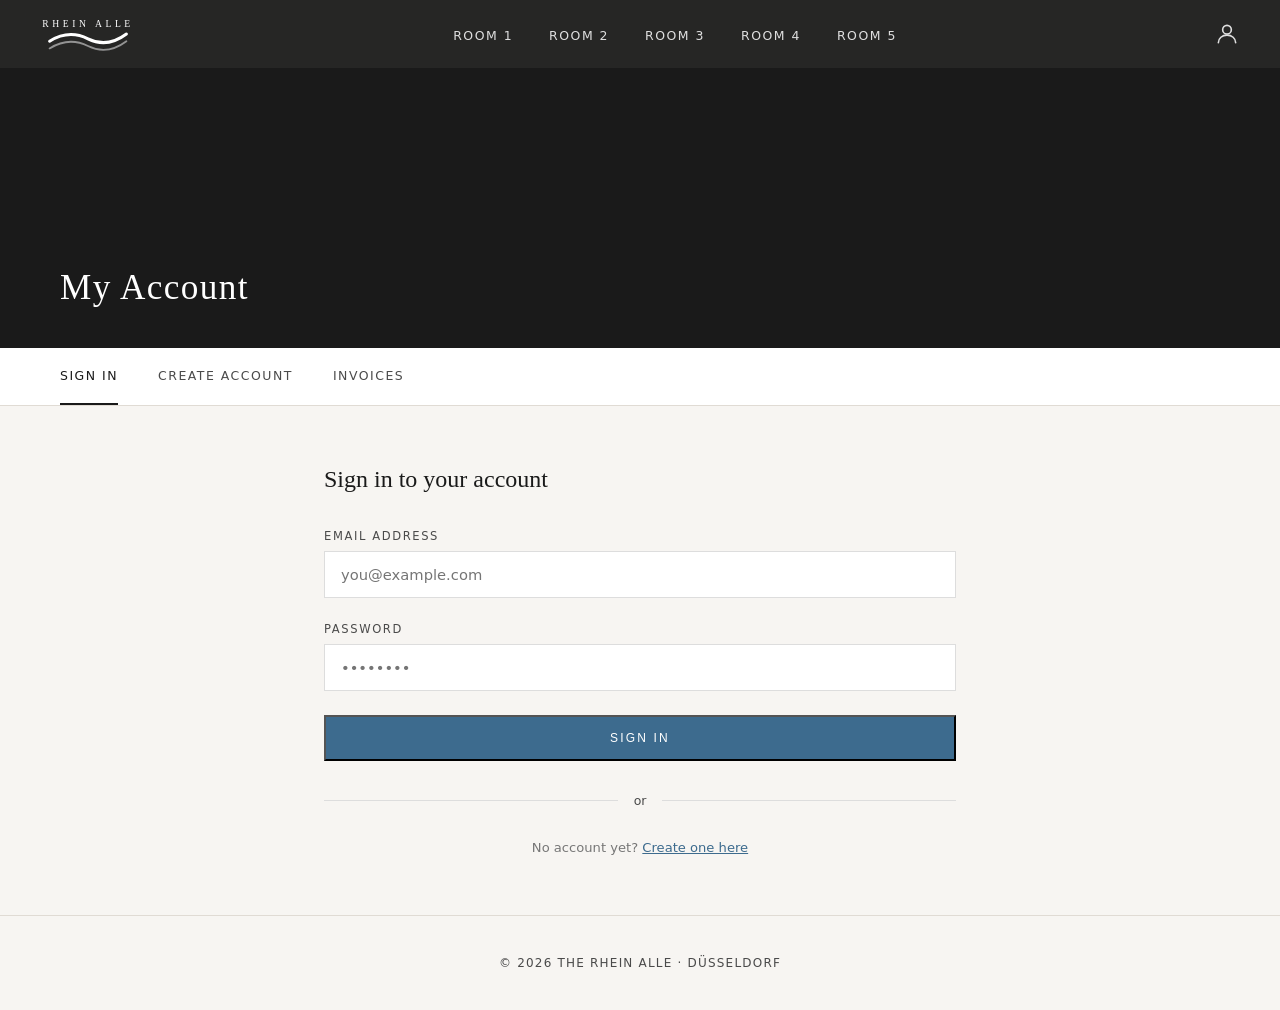
<file: account.html>
<!DOCTYPE html>
<html lang="en">
<head>
  <meta charset="UTF-8" />
  <meta name="viewport" content="width=device-width, initial-scale=1.0" />
  <title>My Account · The Rhein Alle</title>
  <link rel="stylesheet" href="style.css" />
</head>
<body class="page-nav-dark account-page">

  <nav class="navbar">
    <a href="index.html" class="nav-logo">
      <svg class="logo-icon" viewBox="0 0 80 40" xmlns="http://www.w3.org/2000/svg">
        <text x="40" y="14" text-anchor="middle" fill="white" font-size="8" font-family="Georgia, serif" letter-spacing="3">RHEIN ALLE</text>
        <path d="M8 26 Q24 16 40 24 Q56 32 72 20" fill="none" stroke="white" stroke-width="2.5" stroke-linecap="round"/>
        <path d="M8 32 Q24 22 40 30 Q56 38 72 26" fill="none" stroke="white" stroke-width="1.5" stroke-linecap="round" opacity="0.5"/>
      </svg>
    </a>
    <ul class="nav-rooms">
      <li><a href="room1.html">Room 1</a></li>
      <li><a href="room2.html">Room 2</a></li>
      <li><a href="room3.html">Room 3</a></li>
      <li><a href="room4.html">Room 4</a></li>
      <li><a href="room5.html">Room 5</a></li>
    </ul>
    <a href="account.html" class="nav-account active" title="My Account">
      <svg viewBox="0 0 24 24" fill="none" stroke="currentColor" stroke-width="1.5">
        <circle cx="12" cy="8" r="4"/><path d="M4 20c0-4 3.6-7 8-7s8 3 8 7" stroke-linecap="round"/>
      </svg>
    </a>
  </nav>

  <div class="account-hero">
    <h1>My Account</h1>
  </div>

  <div class="account-tabs">
    <div class="account-tab active" data-tab="login">Sign In</div>
    <div class="account-tab" data-tab="register">Create Account</div>
    <div class="account-tab" data-tab="invoices">Invoices</div>
  </div>

  <div class="account-content">

    <!-- Sign In -->
    <div class="panel active" id="panel-login">
      <h2>Sign in to your account</h2>
      <form onsubmit="return false;">
        <div class="form-group">
          <label>Email address</label>
          <input type="email" placeholder="you@example.com" />
        </div>
        <div class="form-group">
          <label>Password</label>
          <input type="password" placeholder="••••••••" />
        </div>
        <button type="submit" class="btn-dark" style="width:100%;cursor:pointer;padding:14px;">Sign In</button>
        <div class="form-divider">or</div>
        <p style="text-align:center;font-size:0.82rem;color:#777;">
          No account yet?
          <button class="form-link" onclick="switchTab('register')">Create one here</button>
        </p>
      </form>
    </div>

    <!-- Create Account -->
    <div class="panel" id="panel-register">
      <h2>Create an account</h2>
      <form onsubmit="return false;">
        <div class="form-group">
          <label>First name</label>
          <input type="text" placeholder="Anna" />
        </div>
        <div class="form-group">
          <label>Last name</label>
          <input type="text" placeholder="Müller" />
        </div>
        <div class="form-group">
          <label>Email address</label>
          <input type="email" placeholder="you@example.com" />
        </div>
        <div class="form-group">
          <label>Password</label>
          <input type="password" placeholder="Minimum 8 characters" />
        </div>
        <div class="form-group">
          <label>Confirm password</label>
          <input type="password" placeholder="Repeat password" />
        </div>
        <button type="submit" class="btn-dark" style="width:100%;cursor:pointer;padding:14px;">Create Account</button>
        <div class="form-divider">or</div>
        <p style="text-align:center;font-size:0.82rem;color:#777;">
          Already have an account?
          <button class="form-link" onclick="switchTab('login')">Sign in here</button>
        </p>
      </form>
    </div>

    <!-- Invoices -->
    <div class="panel" id="panel-invoices">
      <h2>Your invoices</h2>
      <div class="invoice-list">
        <div class="invoice-item">
          <div class="invoice-meta">
            <div class="inv-month">May 2026</div>
            <div class="inv-room">Room 2 · Rhein Alle</div>
          </div>
          <div class="invoice-right">
            <span class="invoice-amount">€ 650.00</span>
            <span class="badge badge-paid">Paid</span>
            <span class="invoice-dl">Download</span>
          </div>
        </div>
        <div class="invoice-item">
          <div class="invoice-meta">
            <div class="inv-month">April 2026</div>
            <div class="inv-room">Room 2 · Rhein Alle</div>
          </div>
          <div class="invoice-right">
            <span class="invoice-amount">€ 650.00</span>
            <span class="badge badge-paid">Paid</span>
            <span class="invoice-dl">Download</span>
          </div>
        </div>
        <div class="invoice-item">
          <div class="invoice-meta">
            <div class="inv-month">June 2026</div>
            <div class="inv-room">Room 2 · Rhein Alle</div>
          </div>
          <div class="invoice-right">
            <span class="invoice-amount">€ 650.00</span>
            <span class="badge badge-pending">Pending</span>
            <span class="invoice-dl">Download</span>
          </div>
        </div>
      </div>
      <div class="account-note">
        Sign in to view your complete invoice history and download PDF copies.
      </div>
    </div>

  </div>

  <footer class="footer">
    <p>© 2026 The Rhein Alle · Düsseldorf</p>
  </footer>

  <script>
    function switchTab(name) {
      document.querySelectorAll('.account-tab').forEach(t => t.classList.remove('active'));
      document.querySelectorAll('.panel').forEach(p => p.classList.remove('active'));
      document.querySelector(`[data-tab="${name}"]`).classList.add('active');
      document.getElementById(`panel-${name}`).classList.add('active');
    }

    document.querySelectorAll('.account-tab').forEach(tab => {
      tab.addEventListener('click', () => switchTab(tab.dataset.tab));
    });
  </script>

</body>
</html>
</file>
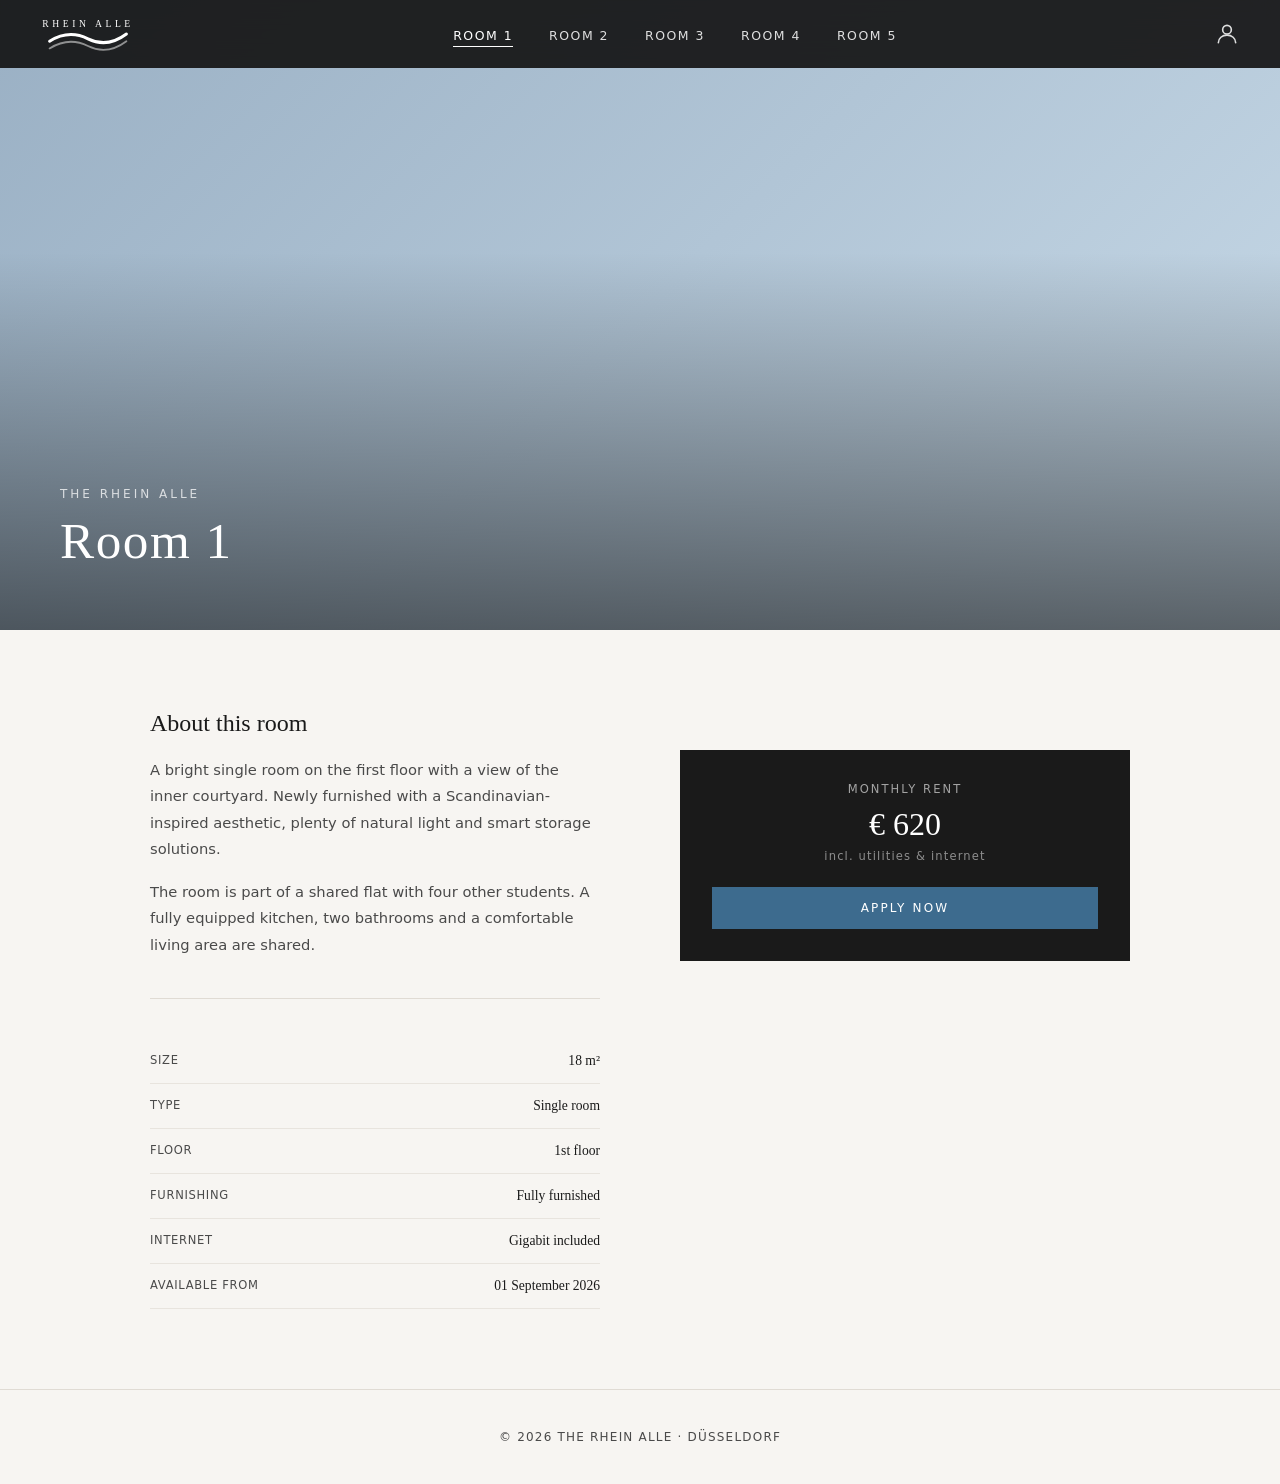
<file: room1.html>
<!DOCTYPE html>
<html lang="en">
<head>
  <meta charset="UTF-8" />
  <meta name="viewport" content="width=device-width, initial-scale=1.0" />
  <title>Room 1 · The Rhein Alle</title>
  <link rel="stylesheet" href="style.css" />
</head>
<body class="page-nav-dark">

  <nav class="navbar">
    <a href="index.html" class="nav-logo">
      <svg class="logo-icon" viewBox="0 0 80 40" xmlns="http://www.w3.org/2000/svg">
        <text x="40" y="14" text-anchor="middle" fill="white" font-size="8" font-family="Georgia, serif" letter-spacing="3">RHEIN ALLE</text>
        <path d="M8 26 Q24 16 40 24 Q56 32 72 20" fill="none" stroke="white" stroke-width="2.5" stroke-linecap="round"/>
        <path d="M8 32 Q24 22 40 30 Q56 38 72 26" fill="none" stroke="white" stroke-width="1.5" stroke-linecap="round" opacity="0.5"/>
      </svg>
    </a>
    <ul class="nav-rooms">
      <li><a href="room1.html" class="active">Room 1</a></li>
      <li><a href="room2.html">Room 2</a></li>
      <li><a href="room3.html">Room 3</a></li>
      <li><a href="room4.html">Room 4</a></li>
      <li><a href="room5.html">Room 5</a></li>
    </ul>
    <a href="account.html" class="nav-account" title="My Account">
      <svg viewBox="0 0 24 24" fill="none" stroke="currentColor" stroke-width="1.5">
        <circle cx="12" cy="8" r="4"/><path d="M4 20c0-4 3.6-7 8-7s8 3 8 7" stroke-linecap="round"/>
      </svg>
    </a>
  </nav>

  <div class="room-hero room-hero-1" style="padding-top: 68px;">
    <div class="room-hero-overlay"></div>
    <div class="room-hero-title">
      <span>The Rhein Alle</span>
      <h1>Room 1</h1>
    </div>
  </div>

  <div class="room-detail">
    <div>
      <h2>About this room</h2>
      <p>A bright single room on the first floor with a view of the inner courtyard. Newly furnished with a Scandinavian-inspired aesthetic, plenty of natural light and smart storage solutions.</p>
      <p>The room is part of a shared flat with four other students. A fully equipped kitchen, two bathrooms and a comfortable living area are shared.</p>

      <div class="room-specs" style="margin-top: 40px;">
        <div class="spec-row"><span class="label">Size</span><span class="value">18 m²</span></div>
        <div class="spec-row"><span class="label">Type</span><span class="value">Single room</span></div>
        <div class="spec-row"><span class="label">Floor</span><span class="value">1st floor</span></div>
        <div class="spec-row"><span class="label">Furnishing</span><span class="value">Fully furnished</span></div>
        <div class="spec-row"><span class="label">Internet</span><span class="value">Gigabit included</span></div>
        <div class="spec-row"><span class="label">Available from</span><span class="value">01 September 2026</span></div>
      </div>
    </div>

    <div>
      <div class="room-price">
        <div class="price-label">Monthly rent</div>
        <div class="price">€ 620</div>
        <div class="price-note">incl. utilities & internet</div>
        <a href="account.html" class="btn-dark">Apply now</a>
      </div>
    </div>
  </div>

  <footer class="footer">
    <p>© 2026 The Rhein Alle · Düsseldorf</p>
  </footer>

</body>
</html>
</file>
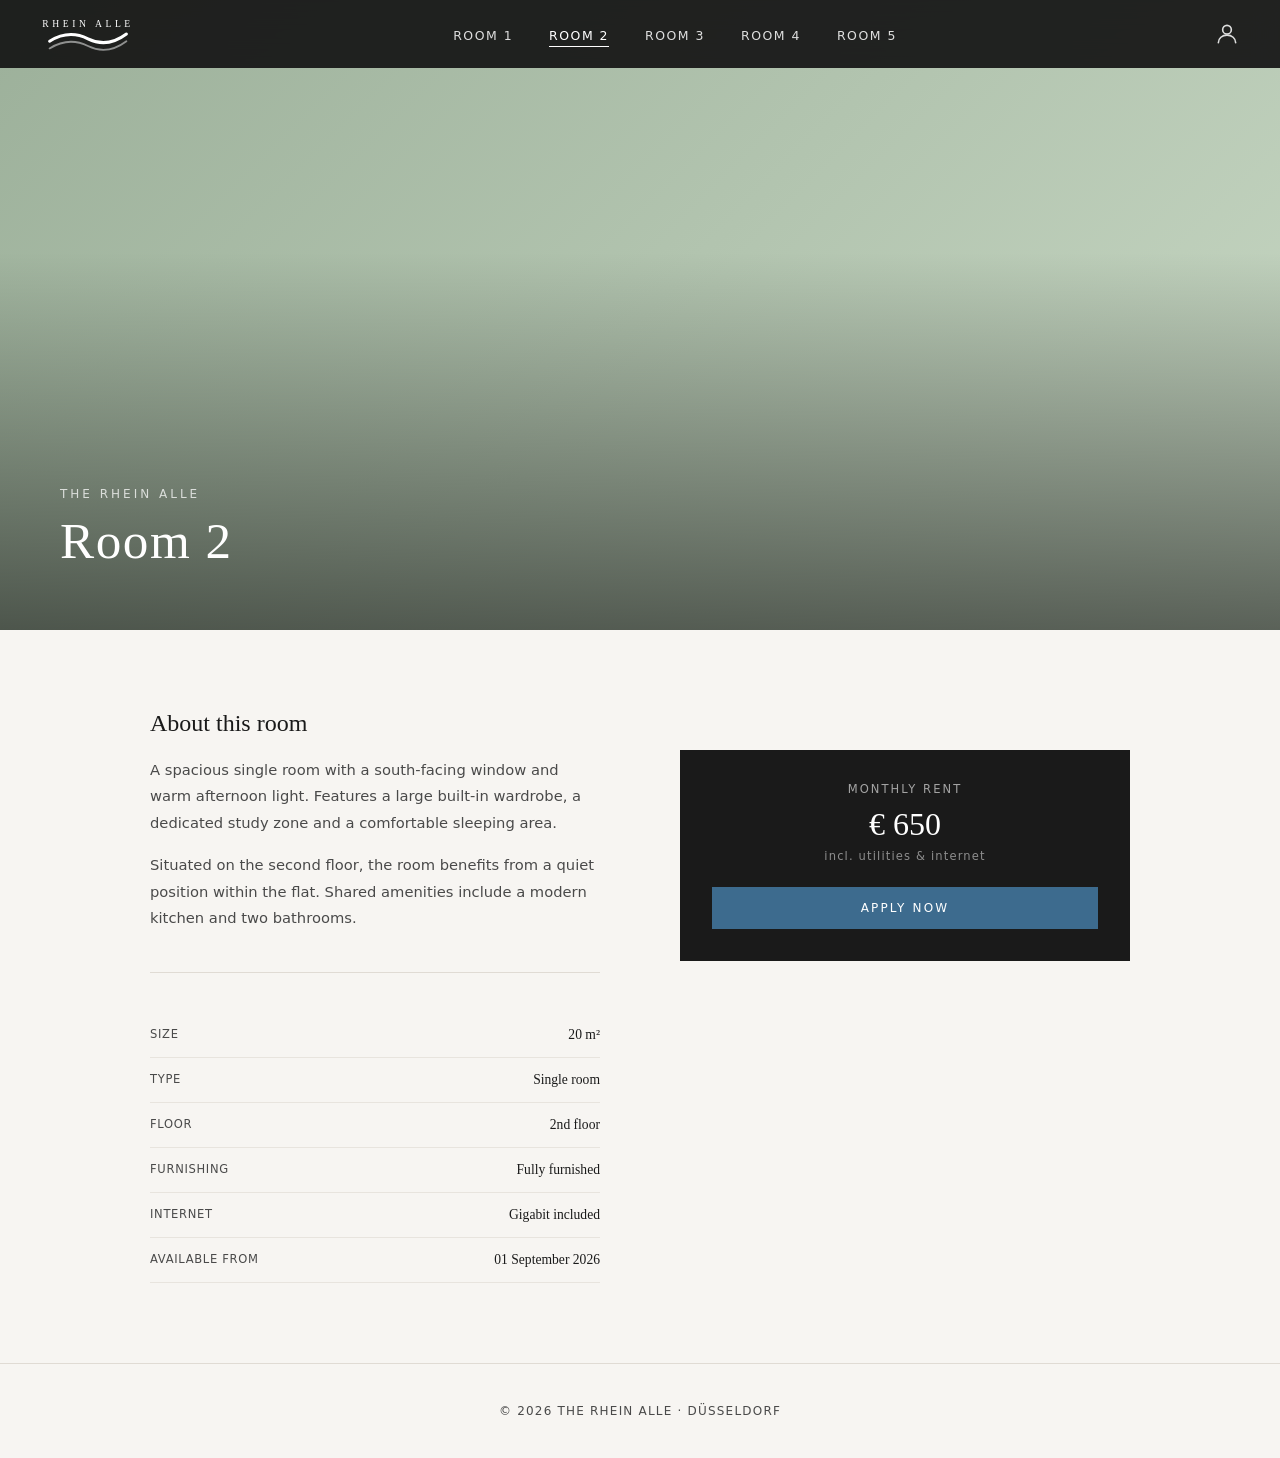
<file: room2.html>
<!DOCTYPE html>
<html lang="en">
<head>
  <meta charset="UTF-8" />
  <meta name="viewport" content="width=device-width, initial-scale=1.0" />
  <title>Room 2 · The Rhein Alle</title>
  <link rel="stylesheet" href="style.css" />
</head>
<body class="page-nav-dark">

  <nav class="navbar">
    <a href="index.html" class="nav-logo">
      <svg class="logo-icon" viewBox="0 0 80 40" xmlns="http://www.w3.org/2000/svg">
        <text x="40" y="14" text-anchor="middle" fill="white" font-size="8" font-family="Georgia, serif" letter-spacing="3">RHEIN ALLE</text>
        <path d="M8 26 Q24 16 40 24 Q56 32 72 20" fill="none" stroke="white" stroke-width="2.5" stroke-linecap="round"/>
        <path d="M8 32 Q24 22 40 30 Q56 38 72 26" fill="none" stroke="white" stroke-width="1.5" stroke-linecap="round" opacity="0.5"/>
      </svg>
    </a>
    <ul class="nav-rooms">
      <li><a href="room1.html">Room 1</a></li>
      <li><a href="room2.html" class="active">Room 2</a></li>
      <li><a href="room3.html">Room 3</a></li>
      <li><a href="room4.html">Room 4</a></li>
      <li><a href="room5.html">Room 5</a></li>
    </ul>
    <a href="account.html" class="nav-account" title="My Account">
      <svg viewBox="0 0 24 24" fill="none" stroke="currentColor" stroke-width="1.5">
        <circle cx="12" cy="8" r="4"/><path d="M4 20c0-4 3.6-7 8-7s8 3 8 7" stroke-linecap="round"/>
      </svg>
    </a>
  </nav>

  <div class="room-hero room-hero-2" style="padding-top: 68px;">
    <div class="room-hero-overlay"></div>
    <div class="room-hero-title">
      <span>The Rhein Alle</span>
      <h1>Room 2</h1>
    </div>
  </div>

  <div class="room-detail">
    <div>
      <h2>About this room</h2>
      <p>A spacious single room with a south-facing window and warm afternoon light. Features a large built-in wardrobe, a dedicated study zone and a comfortable sleeping area.</p>
      <p>Situated on the second floor, the room benefits from a quiet position within the flat. Shared amenities include a modern kitchen and two bathrooms.</p>

      <div class="room-specs" style="margin-top: 40px;">
        <div class="spec-row"><span class="label">Size</span><span class="value">20 m²</span></div>
        <div class="spec-row"><span class="label">Type</span><span class="value">Single room</span></div>
        <div class="spec-row"><span class="label">Floor</span><span class="value">2nd floor</span></div>
        <div class="spec-row"><span class="label">Furnishing</span><span class="value">Fully furnished</span></div>
        <div class="spec-row"><span class="label">Internet</span><span class="value">Gigabit included</span></div>
        <div class="spec-row"><span class="label">Available from</span><span class="value">01 September 2026</span></div>
      </div>
    </div>

    <div>
      <div class="room-price">
        <div class="price-label">Monthly rent</div>
        <div class="price">€ 650</div>
        <div class="price-note">incl. utilities & internet</div>
        <a href="account.html" class="btn-dark">Apply now</a>
      </div>
    </div>
  </div>

  <footer class="footer">
    <p>© 2026 The Rhein Alle · Düsseldorf</p>
  </footer>

</body>
</html>
</file>
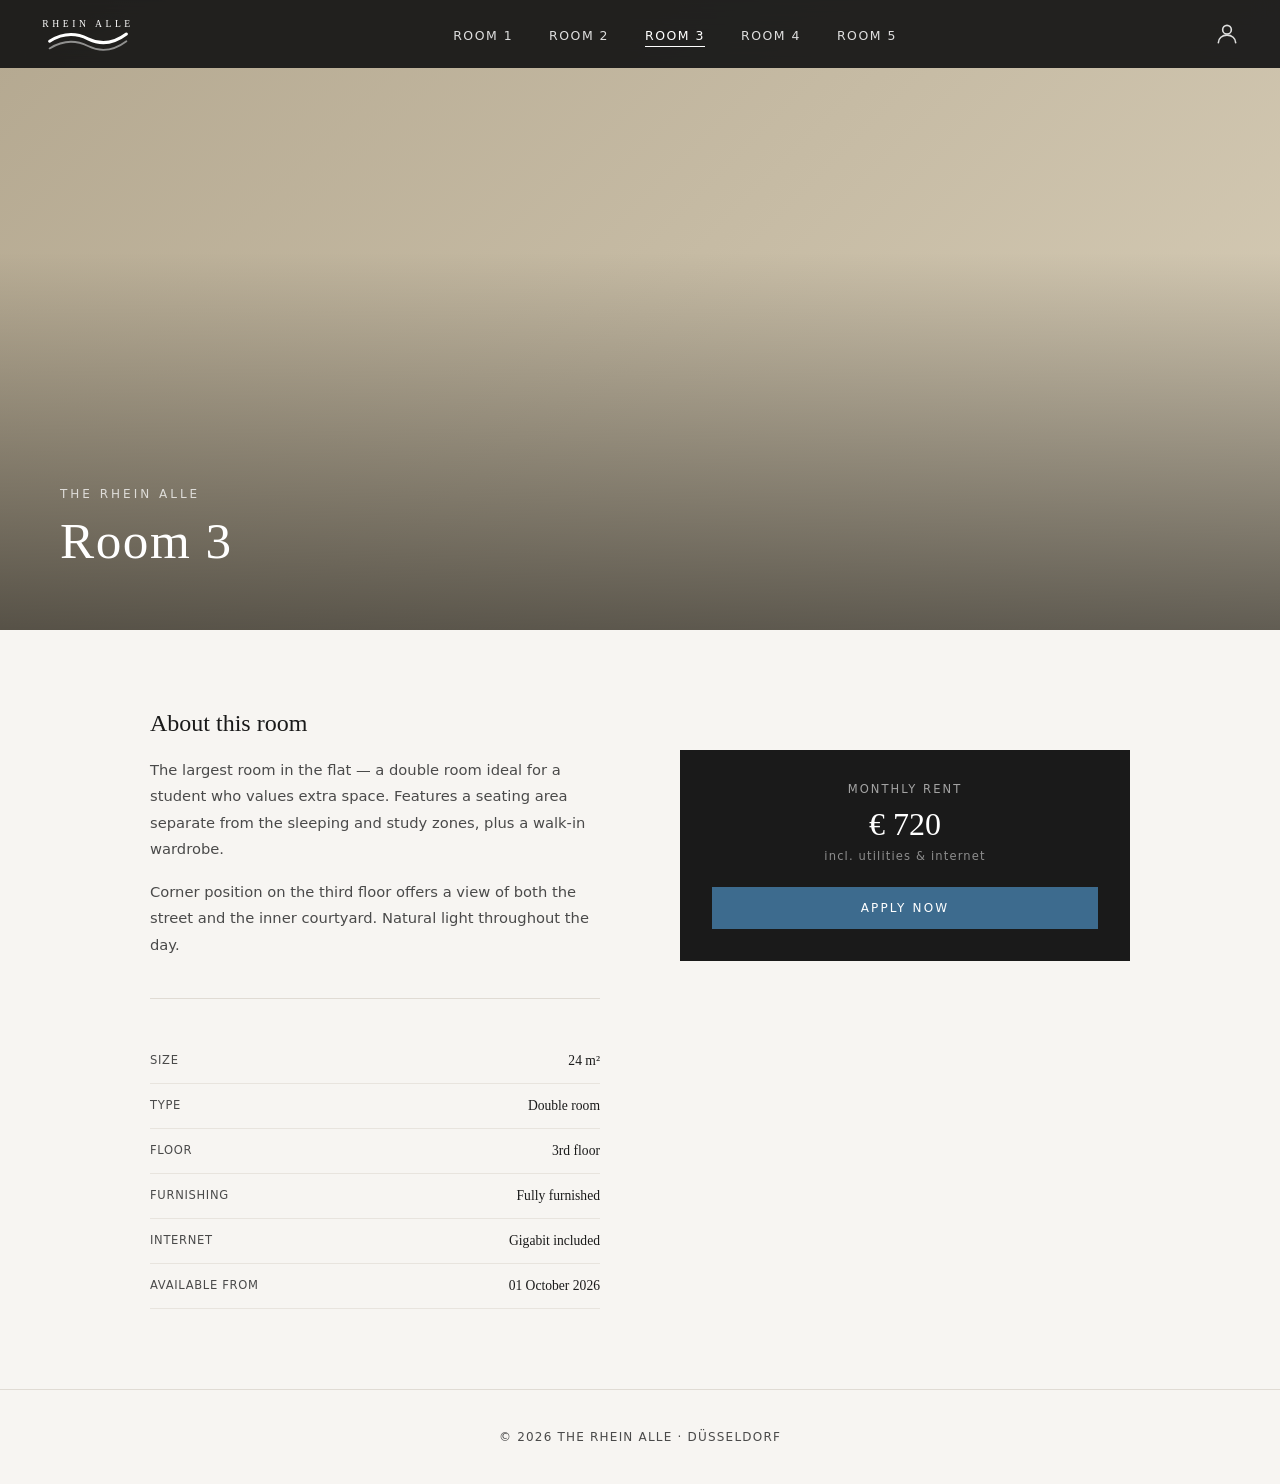
<file: room3.html>
<!DOCTYPE html>
<html lang="en">
<head>
  <meta charset="UTF-8" />
  <meta name="viewport" content="width=device-width, initial-scale=1.0" />
  <title>Room 3 · The Rhein Alle</title>
  <link rel="stylesheet" href="style.css" />
</head>
<body class="page-nav-dark">

  <nav class="navbar">
    <a href="index.html" class="nav-logo">
      <svg class="logo-icon" viewBox="0 0 80 40" xmlns="http://www.w3.org/2000/svg">
        <text x="40" y="14" text-anchor="middle" fill="white" font-size="8" font-family="Georgia, serif" letter-spacing="3">RHEIN ALLE</text>
        <path d="M8 26 Q24 16 40 24 Q56 32 72 20" fill="none" stroke="white" stroke-width="2.5" stroke-linecap="round"/>
        <path d="M8 32 Q24 22 40 30 Q56 38 72 26" fill="none" stroke="white" stroke-width="1.5" stroke-linecap="round" opacity="0.5"/>
      </svg>
    </a>
    <ul class="nav-rooms">
      <li><a href="room1.html">Room 1</a></li>
      <li><a href="room2.html">Room 2</a></li>
      <li><a href="room3.html" class="active">Room 3</a></li>
      <li><a href="room4.html">Room 4</a></li>
      <li><a href="room5.html">Room 5</a></li>
    </ul>
    <a href="account.html" class="nav-account" title="My Account">
      <svg viewBox="0 0 24 24" fill="none" stroke="currentColor" stroke-width="1.5">
        <circle cx="12" cy="8" r="4"/><path d="M4 20c0-4 3.6-7 8-7s8 3 8 7" stroke-linecap="round"/>
      </svg>
    </a>
  </nav>

  <div class="room-hero room-hero-3" style="padding-top: 68px;">
    <div class="room-hero-overlay"></div>
    <div class="room-hero-title">
      <span>The Rhein Alle</span>
      <h1>Room 3</h1>
    </div>
  </div>

  <div class="room-detail">
    <div>
      <h2>About this room</h2>
      <p>The largest room in the flat — a double room ideal for a student who values extra space. Features a seating area separate from the sleeping and study zones, plus a walk-in wardrobe.</p>
      <p>Corner position on the third floor offers a view of both the street and the inner courtyard. Natural light throughout the day.</p>

      <div class="room-specs" style="margin-top: 40px;">
        <div class="spec-row"><span class="label">Size</span><span class="value">24 m²</span></div>
        <div class="spec-row"><span class="label">Type</span><span class="value">Double room</span></div>
        <div class="spec-row"><span class="label">Floor</span><span class="value">3rd floor</span></div>
        <div class="spec-row"><span class="label">Furnishing</span><span class="value">Fully furnished</span></div>
        <div class="spec-row"><span class="label">Internet</span><span class="value">Gigabit included</span></div>
        <div class="spec-row"><span class="label">Available from</span><span class="value">01 October 2026</span></div>
      </div>
    </div>

    <div>
      <div class="room-price">
        <div class="price-label">Monthly rent</div>
        <div class="price">€ 720</div>
        <div class="price-note">incl. utilities & internet</div>
        <a href="account.html" class="btn-dark">Apply now</a>
      </div>
    </div>
  </div>

  <footer class="footer">
    <p>© 2026 The Rhein Alle · Düsseldorf</p>
  </footer>

</body>
</html>
</file>
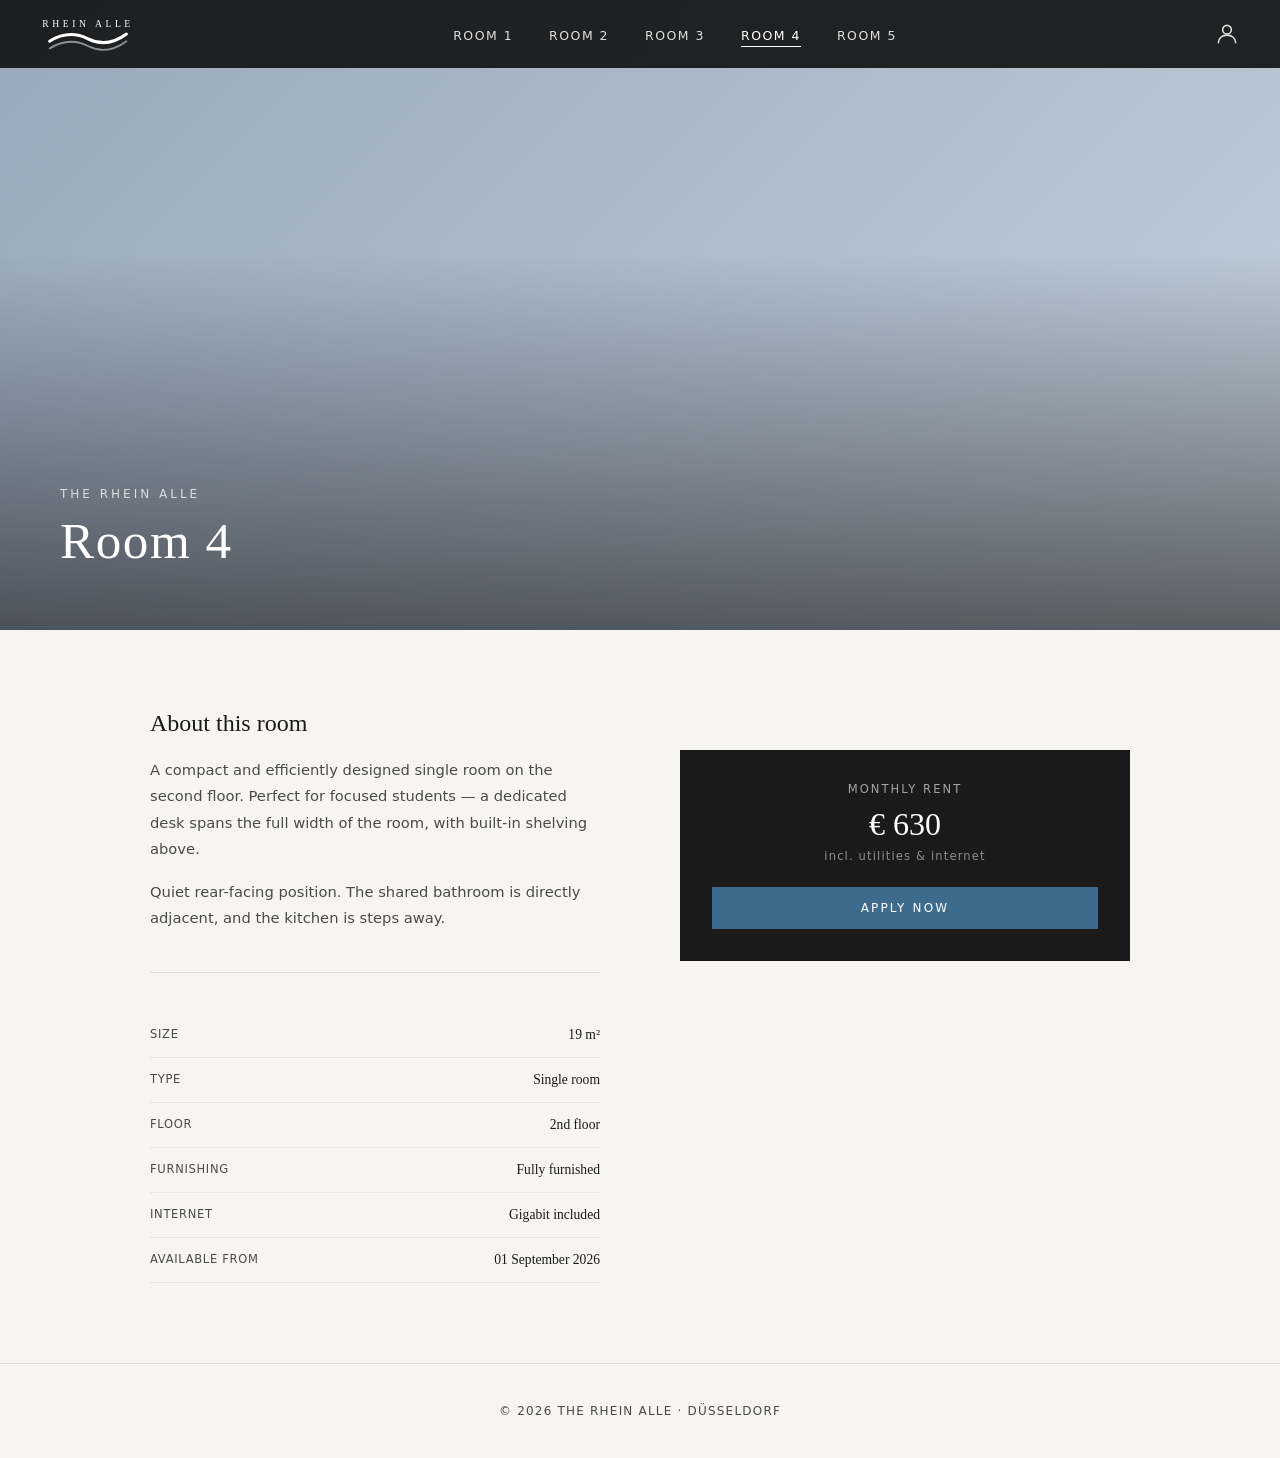
<file: room4.html>
<!DOCTYPE html>
<html lang="en">
<head>
  <meta charset="UTF-8" />
  <meta name="viewport" content="width=device-width, initial-scale=1.0" />
  <title>Room 4 · The Rhein Alle</title>
  <link rel="stylesheet" href="style.css" />
</head>
<body class="page-nav-dark">

  <nav class="navbar">
    <a href="index.html" class="nav-logo">
      <svg class="logo-icon" viewBox="0 0 80 40" xmlns="http://www.w3.org/2000/svg">
        <text x="40" y="14" text-anchor="middle" fill="white" font-size="8" font-family="Georgia, serif" letter-spacing="3">RHEIN ALLE</text>
        <path d="M8 26 Q24 16 40 24 Q56 32 72 20" fill="none" stroke="white" stroke-width="2.5" stroke-linecap="round"/>
        <path d="M8 32 Q24 22 40 30 Q56 38 72 26" fill="none" stroke="white" stroke-width="1.5" stroke-linecap="round" opacity="0.5"/>
      </svg>
    </a>
    <ul class="nav-rooms">
      <li><a href="room1.html">Room 1</a></li>
      <li><a href="room2.html">Room 2</a></li>
      <li><a href="room3.html">Room 3</a></li>
      <li><a href="room4.html" class="active">Room 4</a></li>
      <li><a href="room5.html">Room 5</a></li>
    </ul>
    <a href="account.html" class="nav-account" title="My Account">
      <svg viewBox="0 0 24 24" fill="none" stroke="currentColor" stroke-width="1.5">
        <circle cx="12" cy="8" r="4"/><path d="M4 20c0-4 3.6-7 8-7s8 3 8 7" stroke-linecap="round"/>
      </svg>
    </a>
  </nav>

  <div class="room-hero room-hero-4" style="padding-top: 68px;">
    <div class="room-hero-overlay"></div>
    <div class="room-hero-title">
      <span>The Rhein Alle</span>
      <h1>Room 4</h1>
    </div>
  </div>

  <div class="room-detail">
    <div>
      <h2>About this room</h2>
      <p>A compact and efficiently designed single room on the second floor. Perfect for focused students — a dedicated desk spans the full width of the room, with built-in shelving above.</p>
      <p>Quiet rear-facing position. The shared bathroom is directly adjacent, and the kitchen is steps away.</p>

      <div class="room-specs" style="margin-top: 40px;">
        <div class="spec-row"><span class="label">Size</span><span class="value">19 m²</span></div>
        <div class="spec-row"><span class="label">Type</span><span class="value">Single room</span></div>
        <div class="spec-row"><span class="label">Floor</span><span class="value">2nd floor</span></div>
        <div class="spec-row"><span class="label">Furnishing</span><span class="value">Fully furnished</span></div>
        <div class="spec-row"><span class="label">Internet</span><span class="value">Gigabit included</span></div>
        <div class="spec-row"><span class="label">Available from</span><span class="value">01 September 2026</span></div>
      </div>
    </div>

    <div>
      <div class="room-price">
        <div class="price-label">Monthly rent</div>
        <div class="price">€ 630</div>
        <div class="price-note">incl. utilities & internet</div>
        <a href="account.html" class="btn-dark">Apply now</a>
      </div>
    </div>
  </div>

  <footer class="footer">
    <p>© 2026 The Rhein Alle · Düsseldorf</p>
  </footer>

</body>
</html>
</file>
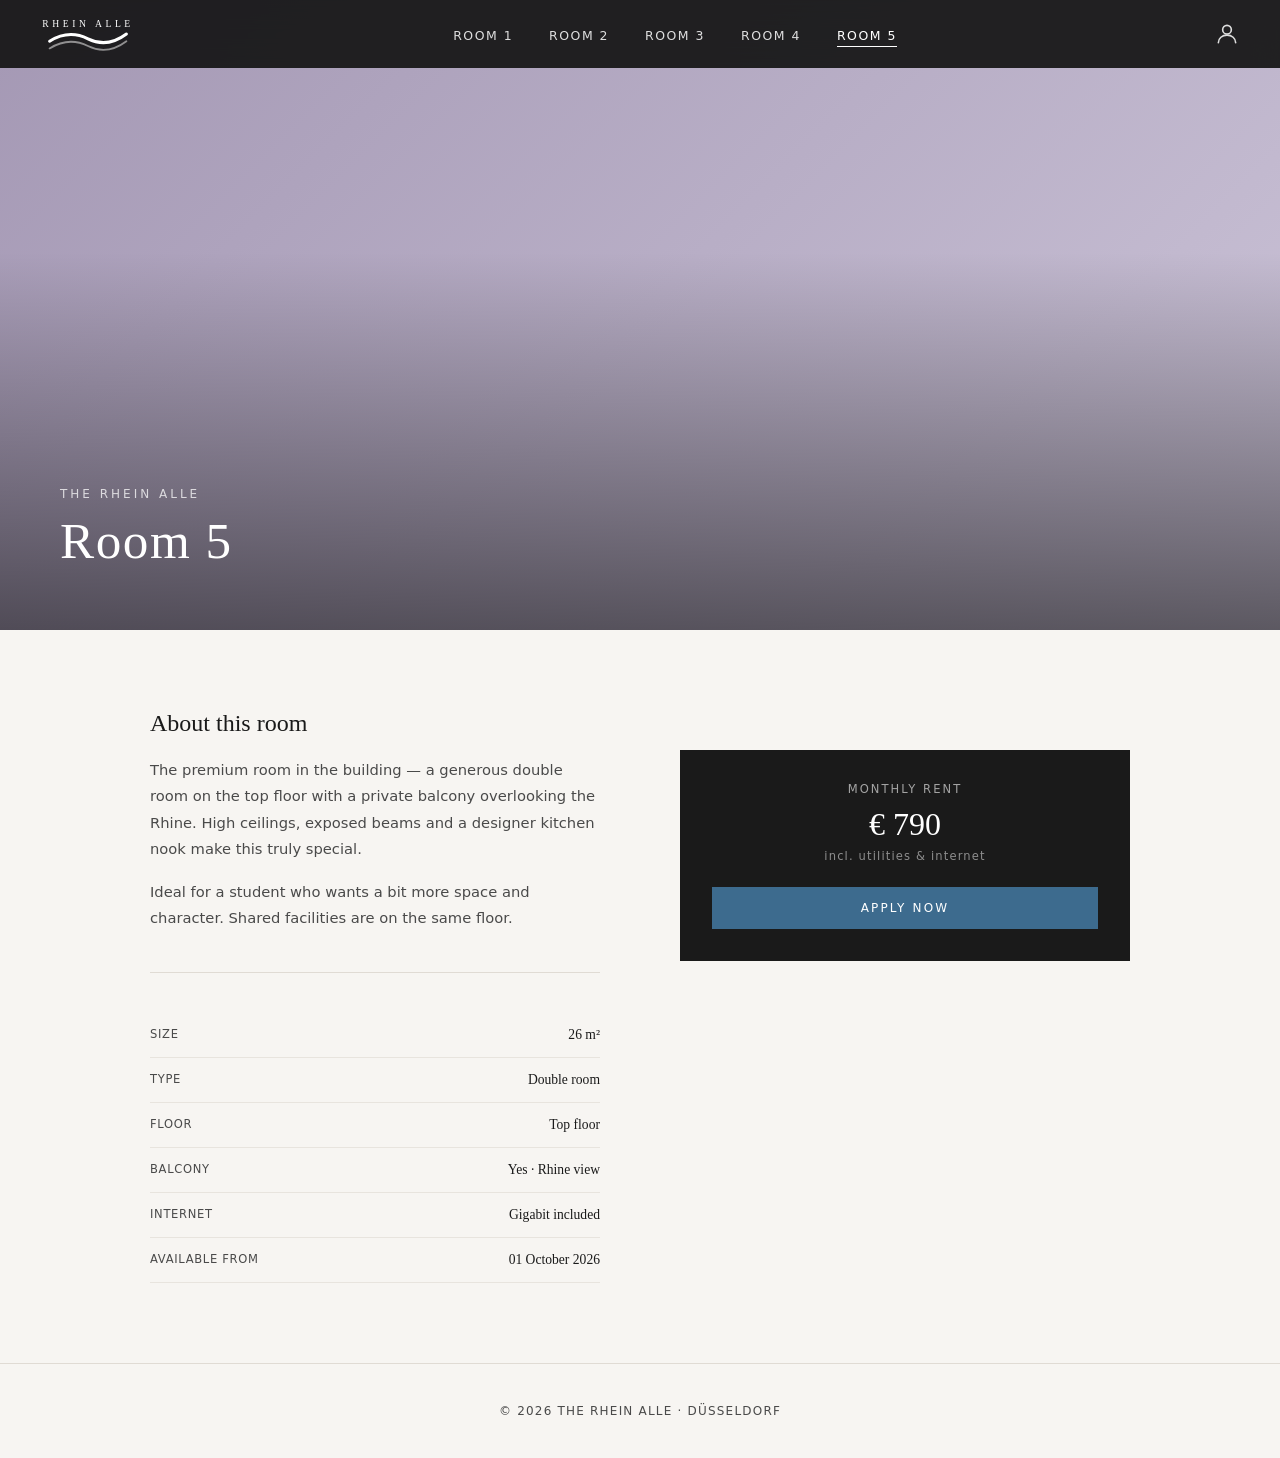
<file: room5.html>
<!DOCTYPE html>
<html lang="en">
<head>
  <meta charset="UTF-8" />
  <meta name="viewport" content="width=device-width, initial-scale=1.0" />
  <title>Room 5 · The Rhein Alle</title>
  <link rel="stylesheet" href="style.css" />
</head>
<body class="page-nav-dark">

  <nav class="navbar">
    <a href="index.html" class="nav-logo">
      <svg class="logo-icon" viewBox="0 0 80 40" xmlns="http://www.w3.org/2000/svg">
        <text x="40" y="14" text-anchor="middle" fill="white" font-size="8" font-family="Georgia, serif" letter-spacing="3">RHEIN ALLE</text>
        <path d="M8 26 Q24 16 40 24 Q56 32 72 20" fill="none" stroke="white" stroke-width="2.5" stroke-linecap="round"/>
        <path d="M8 32 Q24 22 40 30 Q56 38 72 26" fill="none" stroke="white" stroke-width="1.5" stroke-linecap="round" opacity="0.5"/>
      </svg>
    </a>
    <ul class="nav-rooms">
      <li><a href="room1.html">Room 1</a></li>
      <li><a href="room2.html">Room 2</a></li>
      <li><a href="room3.html">Room 3</a></li>
      <li><a href="room4.html">Room 4</a></li>
      <li><a href="room5.html" class="active">Room 5</a></li>
    </ul>
    <a href="account.html" class="nav-account" title="My Account">
      <svg viewBox="0 0 24 24" fill="none" stroke="currentColor" stroke-width="1.5">
        <circle cx="12" cy="8" r="4"/><path d="M4 20c0-4 3.6-7 8-7s8 3 8 7" stroke-linecap="round"/>
      </svg>
    </a>
  </nav>

  <div class="room-hero room-hero-5" style="padding-top: 68px;">
    <div class="room-hero-overlay"></div>
    <div class="room-hero-title">
      <span>The Rhein Alle</span>
      <h1>Room 5</h1>
    </div>
  </div>

  <div class="room-detail">
    <div>
      <h2>About this room</h2>
      <p>The premium room in the building — a generous double room on the top floor with a private balcony overlooking the Rhine. High ceilings, exposed beams and a designer kitchen nook make this truly special.</p>
      <p>Ideal for a student who wants a bit more space and character. Shared facilities are on the same floor.</p>

      <div class="room-specs" style="margin-top: 40px;">
        <div class="spec-row"><span class="label">Size</span><span class="value">26 m²</span></div>
        <div class="spec-row"><span class="label">Type</span><span class="value">Double room</span></div>
        <div class="spec-row"><span class="label">Floor</span><span class="value">Top floor</span></div>
        <div class="spec-row"><span class="label">Balcony</span><span class="value">Yes · Rhine view</span></div>
        <div class="spec-row"><span class="label">Internet</span><span class="value">Gigabit included</span></div>
        <div class="spec-row"><span class="label">Available from</span><span class="value">01 October 2026</span></div>
      </div>
    </div>

    <div>
      <div class="room-price">
        <div class="price-label">Monthly rent</div>
        <div class="price">€ 790</div>
        <div class="price-note">incl. utilities & internet</div>
        <a href="account.html" class="btn-dark">Apply now</a>
      </div>
    </div>
  </div>

  <footer class="footer">
    <p>© 2026 The Rhein Alle · Düsseldorf</p>
  </footer>

</body>
</html>
</file>
<file: style.css>
/* ─── Reset & Base ─────────────────────────────────── */
*, *::before, *::after { box-sizing: border-box; margin: 0; padding: 0; }

:root {
  --dark:    #1a1a1a;
  --mid:     #4a4a4a;
  --light:   #f7f5f2;
  --accent:  #3d6b8e;
  --white:   #ffffff;
  --nav-h:   68px;
  --serif:   'Georgia', serif;
  --sans:    system-ui, -apple-system, sans-serif;
}

html { scroll-behavior: smooth; }

body {
  font-family: var(--sans);
  color: var(--dark);
  background: var(--light);
  min-height: 100vh;
}

a { text-decoration: none; color: inherit; }
ul { list-style: none; }

/* ─── Navbar ───────────────────────────────────────── */
.navbar {
  position: fixed;
  top: 0; left: 0; right: 0;
  height: var(--nav-h);
  display: flex;
  align-items: center;
  justify-content: space-between;
  padding: 0 40px;
  z-index: 100;
  background: transparent;
  transition: background 0.35s, backdrop-filter 0.35s;
}

.navbar.scrolled {
  background: rgba(20, 20, 20, 0.88);
  backdrop-filter: blur(12px);
}

/* Logo */
.nav-logo { display: flex; align-items: center; }
.logo-icon { width: 96px; height: 48px; }

/* Room links */
.nav-rooms {
  display: flex;
  gap: 36px;
}

.nav-rooms a {
  color: var(--white);
  font-size: 0.78rem;
  letter-spacing: 0.12em;
  text-transform: uppercase;
  opacity: 0.85;
  padding-bottom: 3px;
  border-bottom: 1px solid transparent;
  transition: opacity 0.2s, border-color 0.2s;
}

.nav-rooms a:hover,
.nav-rooms a.active {
  opacity: 1;
  border-bottom-color: var(--white);
}

/* Account icon */
.nav-account {
  color: var(--white);
  opacity: 0.85;
  transition: opacity 0.2s;
  display: flex;
  align-items: center;
}

.nav-account:hover { opacity: 1; }
.nav-account svg { width: 26px; height: 26px; }

/* ─── Hero (home) ──────────────────────────────────── */
.hero {
  position: relative;
  height: 100vh;
  background: url('https://images.unsplash.com/photo-1582219194219-4d7e31de63c2?w=1800&q=80') center/cover no-repeat;
  display: flex;
  align-items: center;
  justify-content: center;
  text-align: center;
}

.hero-overlay {
  position: absolute;
  inset: 0;
  background: linear-gradient(to bottom, rgba(10,20,35,0.55) 0%, rgba(10,20,35,0.35) 60%, rgba(10,20,35,0.65) 100%);
}

.hero-content {
  position: relative;
  z-index: 1;
  color: var(--white);
  padding: 0 24px;
}

.hero-logo svg {
  width: 180px;
  height: 180px;
  margin-bottom: 32px;
  filter: drop-shadow(0 4px 20px rgba(0,0,0,0.4));
}

.hero-content h1 {
  font-family: var(--serif);
  font-size: clamp(2.2rem, 5vw, 4rem);
  font-weight: 400;
  letter-spacing: 0.02em;
  line-height: 1.2;
  margin-bottom: 20px;
}

.hero-content p {
  font-size: 1rem;
  letter-spacing: 0.06em;
  opacity: 0.8;
  margin-bottom: 40px;
  text-transform: uppercase;
  font-size: 0.82rem;
}

.btn {
  display: inline-block;
  padding: 14px 44px;
  border: 1px solid rgba(255,255,255,0.7);
  color: var(--white);
  font-size: 0.78rem;
  letter-spacing: 0.2em;
  text-transform: uppercase;
  transition: background 0.25s, border-color 0.25s;
}

.btn:hover {
  background: rgba(255,255,255,0.12);
  border-color: var(--white);
}

/* ─── Rooms Section ────────────────────────────────── */
.rooms-section {
  padding: 100px 60px;
  max-width: 1200px;
  margin: 0 auto;
}

.rooms-section h2 {
  font-family: var(--serif);
  font-size: 2rem;
  font-weight: 400;
  letter-spacing: 0.05em;
  margin-bottom: 60px;
  text-align: center;
  color: var(--dark);
}

.rooms-grid {
  display: grid;
  grid-template-columns: repeat(auto-fit, minmax(200px, 1fr));
  gap: 2px;
}

.room-card {
  display: block;
  overflow: hidden;
  position: relative;
  background: #e8e4de;
  aspect-ratio: 3/4;
  transition: transform 0.3s;
}

.room-card:hover { transform: translateY(-4px); }

.room-thumb {
  width: 100%;
  height: 70%;
  background-size: cover;
  background-position: center;
  transition: transform 0.5s;
}

.room-card:hover .room-thumb { transform: scale(1.04); }

/* placeholder gradients per room */
.room-thumb-1 { background-color: #c9d4dc; background-image: linear-gradient(135deg, #b8c8d8 0%, #d4e0e8 100%); }
.room-thumb-2 { background-color: #cdd5cb; background-image: linear-gradient(135deg, #c0cebe 0%, #d8e2d6 100%); }
.room-thumb-3 { background-color: #d4ccbc; background-image: linear-gradient(135deg, #c8c0b0 0%, #ddd6c6 100%); }
.room-thumb-4 { background-color: #c8cdd4; background-image: linear-gradient(135deg, #bcc4cc 0%, #d4dae0 100%); }
.room-thumb-5 { background-color: #d0c8d4; background-image: linear-gradient(135deg, #c4bcc8 0%, #dcd4e0 100%); }

.room-info {
  padding: 20px;
  background: var(--white);
  height: 30%;
  display: flex;
  flex-direction: column;
  justify-content: center;
}

.room-num {
  font-size: 0.65rem;
  letter-spacing: 0.18em;
  color: var(--accent);
  text-transform: uppercase;
  margin-bottom: 4px;
}

.room-info h3 {
  font-family: var(--serif);
  font-size: 1.05rem;
  font-weight: 400;
  margin-bottom: 4px;
}

.room-info p {
  font-size: 0.75rem;
  color: var(--mid);
  letter-spacing: 0.05em;
}

/* ─── Footer ───────────────────────────────────────── */
.footer {
  text-align: center;
  padding: 40px;
  font-size: 0.75rem;
  letter-spacing: 0.1em;
  color: var(--mid);
  text-transform: uppercase;
  border-top: 1px solid #e0dbd4;
}

/* ─── Room Detail Pages ────────────────────────────── */
.room-hero {
  position: relative;
  height: 70vh;
  background-size: cover;
  background-position: center;
  display: flex;
  align-items: flex-end;
  padding-bottom: 60px;
}

.room-hero-1 { background-color: #b8c8d8; background-image: linear-gradient(135deg, #9ab0c4 0%, #c8dae8 100%); }
.room-hero-2 { background-color: #b8c4b4; background-image: linear-gradient(135deg, #9cb09a 0%, #c8d8c4 100%); }
.room-hero-3 { background-color: #c8bca8; background-image: linear-gradient(135deg, #b4a890 0%, #d8ceb8 100%); }
.room-hero-4 { background-color: #b0bcc8; background-image: linear-gradient(135deg, #98a8bc 0%, #c4d0dc 100%); }
.room-hero-5 { background-color: #bab0c4; background-image: linear-gradient(135deg, #a498b4 0%, #ccc4d8 100%); }

.room-hero-overlay {
  position: absolute;
  inset: 0;
  background: linear-gradient(to top, rgba(0,0,0,0.55) 0%, transparent 60%);
}

.room-hero-title {
  position: relative;
  z-index: 1;
  color: var(--white);
  padding: 0 60px;
}

.room-hero-title span {
  display: block;
  font-size: 0.75rem;
  letter-spacing: 0.25em;
  text-transform: uppercase;
  opacity: 0.75;
  margin-bottom: 10px;
}

.room-hero-title h1 {
  font-family: var(--serif);
  font-size: clamp(2rem, 4vw, 3.2rem);
  font-weight: 400;
  letter-spacing: 0.03em;
}

.room-detail {
  max-width: 1100px;
  margin: 0 auto;
  padding: 80px 60px;
  display: grid;
  grid-template-columns: 1fr 1fr;
  gap: 80px;
  align-items: start;
}

.room-detail h2 {
  font-family: var(--serif);
  font-size: 1.5rem;
  font-weight: 400;
  margin-bottom: 20px;
  color: var(--dark);
}

.room-detail p {
  font-size: 0.92rem;
  line-height: 1.8;
  color: var(--mid);
  margin-bottom: 16px;
}

.room-specs {
  border-top: 1px solid #e0dbd4;
  padding-top: 40px;
}

.spec-row {
  display: flex;
  justify-content: space-between;
  padding: 14px 0;
  border-bottom: 1px solid #e8e4de;
  font-size: 0.85rem;
}

.spec-row .label {
  color: var(--mid);
  letter-spacing: 0.06em;
  text-transform: uppercase;
  font-size: 0.72rem;
}

.spec-row .value {
  font-family: var(--serif);
  color: var(--dark);
}

.room-price {
  margin-top: 40px;
  padding: 32px;
  background: var(--dark);
  color: var(--white);
  text-align: center;
}

.room-price .price-label {
  font-size: 0.72rem;
  letter-spacing: 0.18em;
  text-transform: uppercase;
  opacity: 0.6;
  margin-bottom: 10px;
}

.room-price .price {
  font-family: var(--serif);
  font-size: 2rem;
  margin-bottom: 6px;
}

.room-price .price-note {
  font-size: 0.72rem;
  opacity: 0.5;
  letter-spacing: 0.1em;
}

.btn-dark {
  display: block;
  margin-top: 24px;
  padding: 14px;
  background: var(--accent);
  color: var(--white);
  text-align: center;
  font-size: 0.75rem;
  letter-spacing: 0.18em;
  text-transform: uppercase;
  transition: opacity 0.2s;
}

.btn-dark:hover { opacity: 0.85; }

/* ─── Account Page ─────────────────────────────────── */
.account-page {
  min-height: 100vh;
  padding-top: var(--nav-h);
  background: var(--light);
}

.account-hero {
  height: 280px;
  background: var(--dark);
  display: flex;
  align-items: flex-end;
  padding: 0 60px 40px;
}

.account-hero h1 {
  font-family: var(--serif);
  font-size: 2.2rem;
  font-weight: 400;
  color: var(--white);
  letter-spacing: 0.04em;
}

.account-tabs {
  display: flex;
  border-bottom: 1px solid #e0dbd4;
  padding: 0 60px;
  background: var(--white);
}

.account-tab {
  padding: 20px 0;
  margin-right: 40px;
  font-size: 0.78rem;
  letter-spacing: 0.12em;
  text-transform: uppercase;
  color: var(--mid);
  cursor: pointer;
  border-bottom: 2px solid transparent;
  transition: color 0.2s, border-color 0.2s;
}

.account-tab.active,
.account-tab:hover {
  color: var(--dark);
  border-bottom-color: var(--dark);
}

.account-content {
  max-width: 680px;
  margin: 60px auto;
  padding: 0 24px;
}

.panel { display: none; }
.panel.active { display: block; }

.panel h2 {
  font-family: var(--serif);
  font-size: 1.5rem;
  font-weight: 400;
  margin-bottom: 36px;
  color: var(--dark);
}

.form-group {
  margin-bottom: 24px;
}

.form-group label {
  display: block;
  font-size: 0.72rem;
  letter-spacing: 0.14em;
  text-transform: uppercase;
  color: var(--mid);
  margin-bottom: 8px;
}

.form-group input {
  width: 100%;
  padding: 14px 16px;
  border: 1px solid #ddd;
  background: var(--white);
  font-size: 0.92rem;
  font-family: var(--sans);
  color: var(--dark);
  outline: none;
  transition: border-color 0.2s;
}

.form-group input:focus {
  border-color: var(--accent);
}

.form-divider {
  display: flex;
  align-items: center;
  gap: 16px;
  margin: 32px 0;
  color: var(--mid);
  font-size: 0.78rem;
}

.form-divider::before,
.form-divider::after {
  content: '';
  flex: 1;
  height: 1px;
  background: #ddd;
}

.form-link {
  font-size: 0.82rem;
  color: var(--accent);
  cursor: pointer;
  text-decoration: underline;
  background: none;
  border: none;
  font-family: var(--sans);
}

.invoice-list {
  margin-top: 8px;
}

.invoice-item {
  display: flex;
  justify-content: space-between;
  align-items: center;
  padding: 20px 0;
  border-bottom: 1px solid #e8e4de;
}

.invoice-meta .inv-month {
  font-family: var(--serif);
  font-size: 0.95rem;
  color: var(--dark);
}

.invoice-meta .inv-room {
  font-size: 0.75rem;
  color: var(--mid);
  margin-top: 2px;
  letter-spacing: 0.06em;
}

.invoice-right { display: flex; align-items: center; gap: 20px; }

.invoice-amount {
  font-size: 0.95rem;
  font-family: var(--serif);
  color: var(--dark);
}

.badge {
  font-size: 0.65rem;
  letter-spacing: 0.1em;
  text-transform: uppercase;
  padding: 4px 10px;
}

.badge-paid { background: #e8f0eb; color: #3a7a4a; }
.badge-pending { background: #f5edde; color: #8a6020; }

.invoice-dl {
  font-size: 0.75rem;
  color: var(--accent);
  text-decoration: underline;
  cursor: pointer;
}

.account-note {
  margin-top: 48px;
  padding: 24px;
  background: #f0ece6;
  font-size: 0.82rem;
  color: var(--mid);
  line-height: 1.7;
  text-align: center;
}

/* ─── Navbar scroll JS helper ──────────────────────── */
.page-nav-dark .navbar {
  background: rgba(20,20,20,0.92);
  backdrop-filter: blur(12px);
}
</file>
